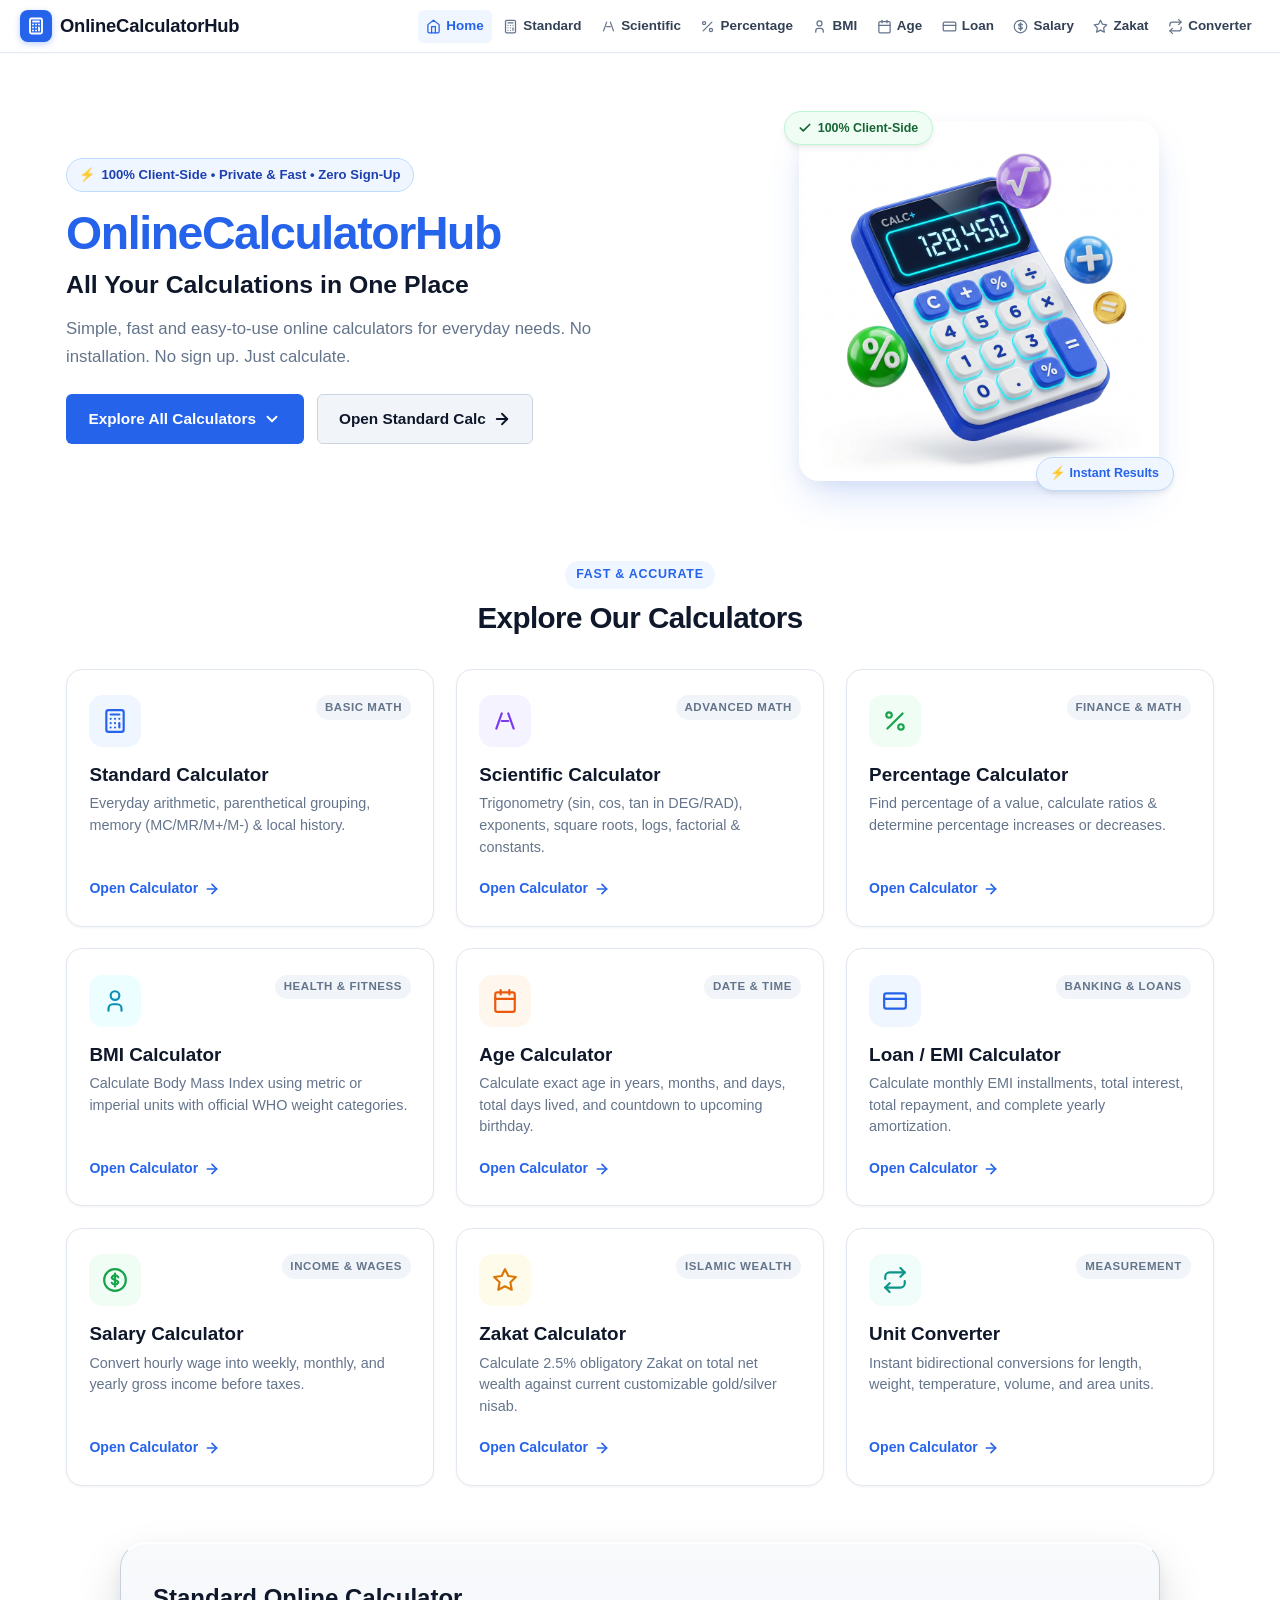
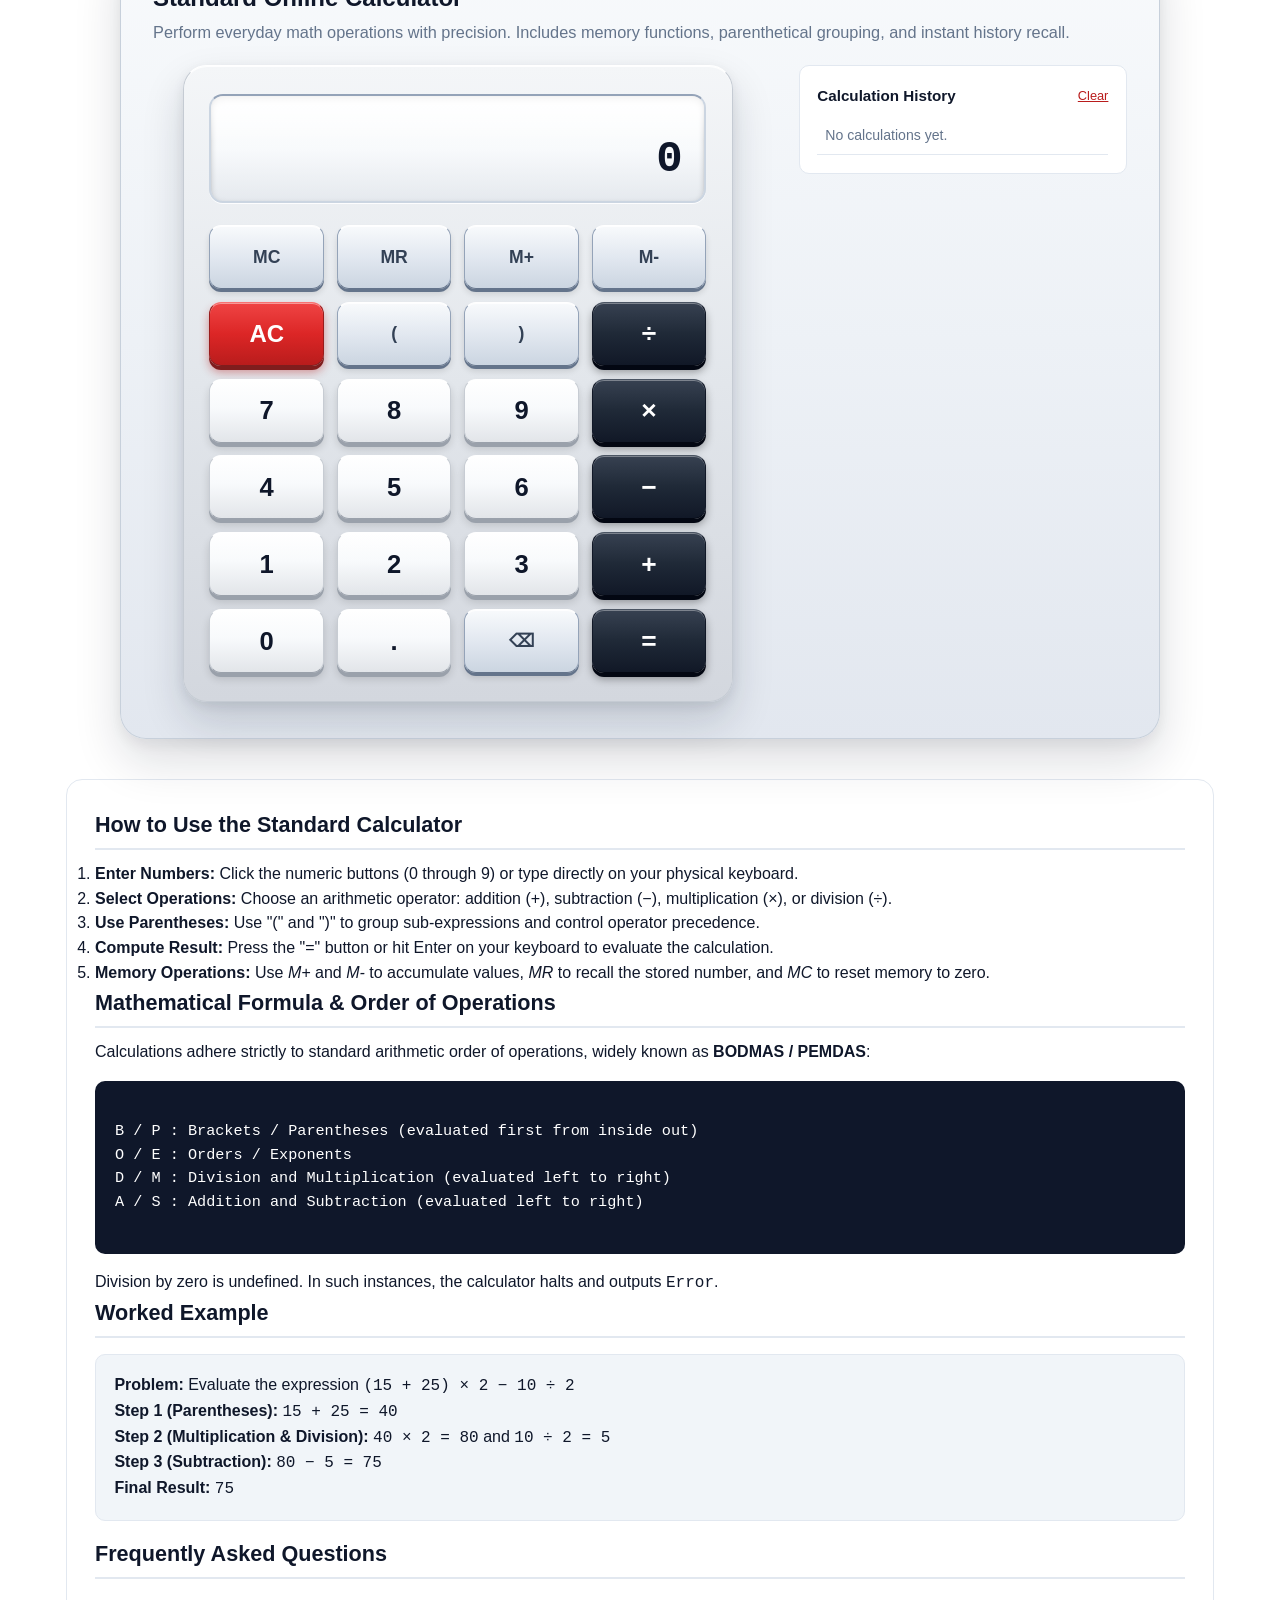
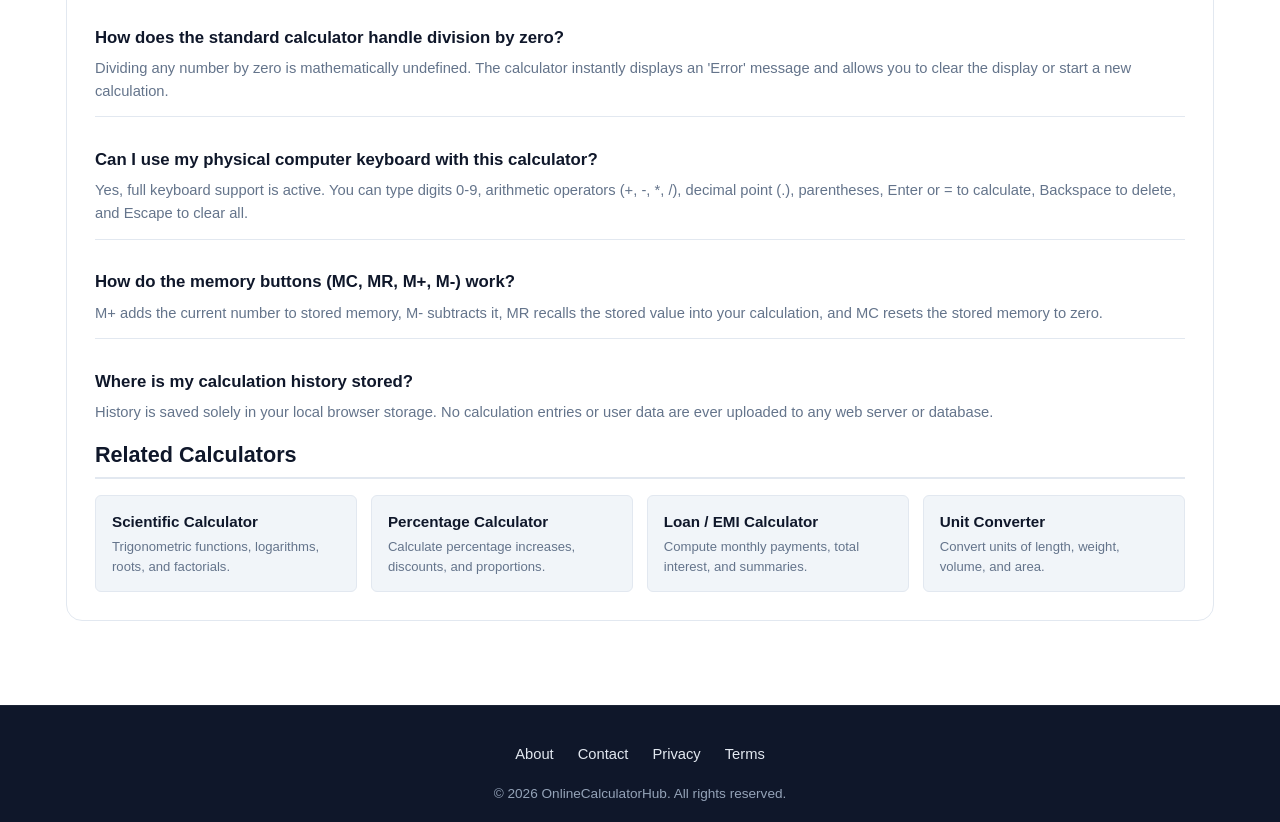
<file: index.html>
<!DOCTYPE html>
<html lang="en">
<head>
  <meta charset="UTF-8">
  <meta name="viewport" content="width=device-width, initial-scale=1.0">
  <title>OnlineCalculatorHub - All Your Calculations in One Place | Free Online Calculators</title>
  <meta name="description" content="Simple, fast and easy-to-use online calculators for everyday needs. Standard, scientific, percentage, BMI, age, loan, salary, zakat, and unit converters.">
  <link rel="canonical" href="https://onlinecalculator-hub.vercel.app/">
  <link rel="icon" type="image/svg+xml" href="data:image/svg+xml,%3Csvg xmlns='http://www.w3.org/2000/svg' viewBox='0 0 24 24' fill='none' stroke='%232563eb' stroke-width='2' stroke-linecap='round' stroke-linejoin='round'%3E%3Crect x='4' y='2' width='16' height='20' rx='2'/%3E%3Cline x1='8' y1='6' x2='16' y2='6'/%3E%3Cline x1='16' y1='14' x2='16' y2='18'/%3E%3Cpath d='M16 10h.01'/%3E%3Cpath d='M12 10h.01'/%3E%3Cpath d='M8 10h.01'/%3E%3Cpath d='M12 14h.01'/%3E%3Cpath d='M8 14h.01'/%3E%3Cpath d='M12 18h.01'/%3E%3Cpath d='M8 18h.01'/%3E%3C/svg%3E">
  <meta property="og:title" content="OnlineCalculatorHub - All Your Calculations in One Place">
  <meta property="og:description" content="Simple, fast, and free online calculators for everyday math, finance, health, and conversions.">
  <meta property="og:url" content="https://onlinecalculator-hub.vercel.app/">
  <meta property="og:type" content="website">
  <meta property="og:site_name" content="OnlineCalculatorHub">
  <link rel="stylesheet" href="style.css">
  <script type="application/ld+json">
  {
    "@context": "https://schema.org",
    "@type": "WebApplication",
    "name": "OnlineCalculatorHub Standard Calculator",
    "url": "https://onlinecalculator-hub.vercel.app/",
    "applicationCategory": "UtilityApplication",
    "operatingSystem": "All",
    "browserRequirements": "Requires JavaScript",
    "description": "Free online calculators for everyday arithmetic, percentages, finances, loans, and health metrics."
  }
  </script>
  <script type="application/ld+json">
  {
    "@context": "https://schema.org",
    "@type": "FAQPage",
    "mainEntity": [
      {
        "@type": "Question",
        "name": "How does the standard calculator handle division by zero?",
        "acceptedAnswer": {
          "@type": "Answer",
          "text": "Dividing any number by zero is mathematically undefined. The calculator instantly displays an 'Error' message and allows you to clear the display or start a new calculation."
        }
      },
      {
        "@type": "Question",
        "name": "Can I use my physical computer keyboard with this calculator?",
        "acceptedAnswer": {
          "@type": "Answer",
          "text": "Yes, full keyboard support is active. You can type digits 0-9, arithmetic operators (+, -, *, /), decimal point (.), parentheses, Enter or = to calculate, Backspace to delete, and Escape to clear all."
        }
      },
      {
        "@type": "Question",
        "name": "How do the memory buttons (MC, MR, M+, M-) work?",
        "acceptedAnswer": {
          "@type": "Answer",
          "text": "M+ adds the current number to stored memory, M- subtracts it, MR recalls the stored value into your calculation, and MC resets the stored memory to zero."
        }
      },
      {
        "@type": "Question",
        "name": "Where is my calculation history stored?",
        "acceptedAnswer": {
          "@type": "Answer",
          "text": "History is saved solely in your local browser storage. No calculation entries or user data are ever uploaded to any web server or database."
        }
      }
    ]
  }
  </script>
</head>
<body>
    <header class="site-header">
    <div class="header-inner">
      <a href="index.html" class="brand" aria-label="OnlineCalculatorHub Home">
        <div class="brand-icon">
          <svg viewBox="0 0 24 24" fill="none" stroke="currentColor" stroke-width="2.5" stroke-linecap="round" stroke-linejoin="round">
            <rect x="4" y="2" width="16" height="20" rx="2"></rect>
            <line x1="8" y1="6" x2="16" y2="6"></line>
            <line x1="16" y1="14" x2="16" y2="18"></line>
            <path d="M16 10h.01"></path>
            <path d="M12 10h.01"></path>
            <path d="M8 10h.01"></path>
            <path d="M12 14h.01"></path>
            <path d="M8 14h.01"></path>
            <path d="M12 18h.01"></path>
            <path d="M8 18h.01"></path>
          </svg>
        </div>
        <span class="brand-title">OnlineCalculatorHub</span>
      </a>
      <button class="nav-toggle" aria-label="Toggle navigation menu" aria-expanded="false">
        <span class="nav-toggle-icon"><span></span><span></span><span></span></span>
        <span class="nav-toggle-text">Menu</span>
      </button>
      <nav>
        <ul class="nav-menu">
          <li><a href="index.html"><svg class="nav-icon" viewBox="0 0 24 24" fill="none" stroke="currentColor" stroke-width="2" stroke-linecap="round" stroke-linejoin="round"><path d="M3 9l9-7 9 7v11a2 2 0 0 1-2 2H5a2 2 0 0 1-2-2z"></path><polyline points="9 22 9 12 15 12 15 22"></polyline></svg><span>Home</span></a></li>
          <li><a href="#standard"><svg class="nav-icon" viewBox="0 0 24 24" fill="none" stroke="currentColor" stroke-width="2" stroke-linecap="round" stroke-linejoin="round"><rect x="4" y="2" width="16" height="20" rx="2"></rect><line x1="8" y1="6" x2="16" y2="6"></line><line x1="16" y1="14" x2="16" y2="18"></line><path d="M16 10h.01M12 10h.01M8 10h.01M12 14h.01M8 14h.01M12 18h.01M8 18h.01"></path></svg><span>Standard</span></a></li>
          <li><a href="scientific.html"><svg class="nav-icon" viewBox="0 0 24 24" fill="none" stroke="currentColor" stroke-width="2" stroke-linecap="round" stroke-linejoin="round"><path d="M4 19L9 5M15 5l5 14M9 12h6"></path></svg><span>Scientific</span></a></li>
          <li><a href="percentage.html"><svg class="nav-icon" viewBox="0 0 24 24" fill="none" stroke="currentColor" stroke-width="2" stroke-linecap="round" stroke-linejoin="round"><line x1="19" y1="5" x2="5" y2="19"></line><circle cx="6.5" cy="6.5" r="2.5"></circle><circle cx="17.5" cy="17.5" r="2.5"></circle></svg><span>Percentage</span></a></li>
          <li><a href="bmi.html"><svg class="nav-icon" viewBox="0 0 24 24" fill="none" stroke="currentColor" stroke-width="2" stroke-linecap="round" stroke-linejoin="round"><circle cx="12" cy="7" r="4"></circle><path d="M6 21v-2a4 4 0 0 1 4-4h4a4 4 0 0 1 4 4v2"></path></svg><span>BMI</span></a></li>
          <li><a href="age.html"><svg class="nav-icon" viewBox="0 0 24 24" fill="none" stroke="currentColor" stroke-width="2" stroke-linecap="round" stroke-linejoin="round"><rect x="3" y="4" width="18" height="18" rx="2" ry="2"></rect><line x1="16" y1="2" x2="16" y2="6"></line><line x1="8" y1="2" x2="8" y2="6"></line><line x1="3" y1="10" x2="21" y2="10"></line></svg><span>Age</span></a></li>
          <li><a href="loan.html"><svg class="nav-icon" viewBox="0 0 24 24" fill="none" stroke="currentColor" stroke-width="2" stroke-linecap="round" stroke-linejoin="round"><rect x="2" y="5" width="20" height="14" rx="2"></rect><line x1="2" y1="10" x2="22" y2="10"></line></svg><span>Loan</span></a></li>
          <li><a href="salary.html"><svg class="nav-icon" viewBox="0 0 24 24" fill="none" stroke="currentColor" stroke-width="2" stroke-linecap="round" stroke-linejoin="round"><circle cx="12" cy="12" r="10"></circle><path d="M12 6v12M15 9.5a3.5 3.5 0 0 0-6 0c0 3 6 2 6 5a3.5 3.5 0 0 1-6 0"></path></svg><span>Salary</span></a></li>
          <li><a href="zakat.html"><svg class="nav-icon" viewBox="0 0 24 24" fill="none" stroke="currentColor" stroke-width="2" stroke-linecap="round" stroke-linejoin="round"><path d="M12 2l3.09 6.26L22 9.27l-5 4.87 1.18 6.88L12 17.77l-6.18 3.25L7 14.14 2 9.27l6.91-1.01L12 2z"></path></svg><span>Zakat</span></a></li>
          <li><a href="converter.html"><svg class="nav-icon" viewBox="0 0 24 24" fill="none" stroke="currentColor" stroke-width="2" stroke-linecap="round" stroke-linejoin="round"><polyline points="17 1 21 5 17 9"></polyline><path d="M3 11V9a4 4 0 0 1 4-4h14"></path><polyline points="7 23 3 19 7 15"></polyline><path d="M21 13v2a4 4 0 0 1-4 4H3"></path></svg><span>Converter</span></a></li>
        </ul>
      </nav>
    </div>
  </header>

  <main class="main-wrapper">
    <!-- Panel 1: Home Hero with Prominent 3D Calculator Visual -->
    <section class="home-hero">
      <div class="hero-content">
        <div class="hero-pill-badge">
          <span>⚡</span> 100% Client-Side &bull; Private &amp; Fast &bull; Zero Sign-Up
        </div>
        <h1>OnlineCalculatorHub</h1>
        <p class="hero-subheading">All Your Calculations in One Place</p>
        <p class="hero-description">Simple, fast and easy-to-use online calculators for everyday needs. No installation. No sign up. Just calculate.</p>
        <div class="hero-actions">
          <a href="#calculators" class="btn-hero-primary">
            <span>Explore All Calculators</span>
            <svg width="18" height="18" viewBox="0 0 24 24" fill="none" stroke="currentColor" stroke-width="2.5" stroke-linecap="round" stroke-linejoin="round"><polyline points="6 9 12 15 18 9"></polyline></svg>
          </a>
          <a href="#standard" class="btn-hero-secondary">
            <span>Open Standard Calc</span>
            <svg width="18" height="18" viewBox="0 0 24 24" fill="none" stroke="currentColor" stroke-width="2.5" stroke-linecap="round" stroke-linejoin="round"><line x1="5" y1="12" x2="19" y2="12"></line><polyline points="12 5 19 12 12 19"></polyline></svg>
          </a>
        </div>
      </div>
      <div class="hero-illustration">
        <div class="hero-visual-card">
          <div class="hero-floating-chip chip-top-left">
            <svg width="14" height="14" viewBox="0 0 24 24" fill="none" stroke="currentColor" stroke-width="3" stroke-linecap="round" stroke-linejoin="round"><polyline points="20 6 9 17 4 12"></polyline></svg>
            <span>100% Client-Side</span>
          </div>
          <img src="hero-calculator.png" alt="OnlineCalculatorHub 3D Smart Calculator Illustration" class="hero-calc-img" width="480" height="480" loading="eager">
          <div class="hero-floating-chip chip-bottom-right">
            <span>⚡ Instant Results</span>
          </div>
        </div>
      </div>
    </section>

    <!-- 9 Calculator Cards matching Panel 1 in Reference Image -->
    <div class="section-title-wrap" id="calculators">
      <span class="section-badge">Fast &amp; Accurate</span>
      <h2 class="section-title">Explore Our Calculators</h2>
    </div>

    <section class="cards-grid" aria-label="Calculator Directory">
      <a href="#standard" class="calc-card-item">
        <div class="card-top-row">
          <div class="card-icon-wrap icon-blue">
            <svg viewBox="0 0 24 24" fill="none" stroke="currentColor" stroke-width="2" stroke-linecap="round" stroke-linejoin="round">
              <rect x="4" y="2" width="16" height="20" rx="2"></rect>
              <line x1="8" y1="6" x2="16" y2="6"></line>
              <line x1="16" y1="14" x2="16" y2="18"></line>
              <path d="M16 10h.01M12 10h.01M8 10h.01M12 14h.01M8 14h.01M12 18h.01M8 18h.01"></path>
            </svg>
          </div>
          <span class="card-tag">Basic Math</span>
        </div>
        <span class="calc-card-title">Standard Calculator</span>
        <span class="calc-card-desc">Everyday arithmetic, parenthetical grouping, memory (MC/MR/M+/M-) &amp; local history.</span>
        <span class="card-action-link">
          <span>Open Calculator</span>
          <svg viewBox="0 0 24 24" fill="none" stroke="currentColor" stroke-width="2.5" stroke-linecap="round" stroke-linejoin="round"><line x1="5" y1="12" x2="19" y2="12"></line><polyline points="12 5 19 12 12 19"></polyline></svg>
        </span>
      </a>

      <a href="scientific.html" class="calc-card-item">
        <div class="card-top-row">
          <div class="card-icon-wrap icon-purple">
            <svg viewBox="0 0 24 24" fill="none" stroke="currentColor" stroke-width="2" stroke-linecap="round" stroke-linejoin="round">
              <path d="M4 19L9 5M15 5l5 14M9 12h6"></path>
            </svg>
          </div>
          <span class="card-tag">Advanced Math</span>
        </div>
        <span class="calc-card-title">Scientific Calculator</span>
        <span class="calc-card-desc">Trigonometry (sin, cos, tan in DEG/RAD), exponents, square roots, logs, factorial &amp; constants.</span>
        <span class="card-action-link">
          <span>Open Calculator</span>
          <svg viewBox="0 0 24 24" fill="none" stroke="currentColor" stroke-width="2.5" stroke-linecap="round" stroke-linejoin="round"><line x1="5" y1="12" x2="19" y2="12"></line><polyline points="12 5 19 12 12 19"></polyline></svg>
        </span>
      </a>

      <a href="percentage.html" class="calc-card-item">
        <div class="card-top-row">
          <div class="card-icon-wrap icon-green">
            <svg viewBox="0 0 24 24" fill="none" stroke="currentColor" stroke-width="2" stroke-linecap="round" stroke-linejoin="round">
              <line x1="19" y1="5" x2="5" y2="19"></line>
              <circle cx="6.5" cy="6.5" r="2.5"></circle>
              <circle cx="17.5" cy="17.5" r="2.5"></circle>
            </svg>
          </div>
          <span class="card-tag">Finance &amp; Math</span>
        </div>
        <span class="calc-card-title">Percentage Calculator</span>
        <span class="calc-card-desc">Find percentage of a value, calculate ratios &amp; determine percentage increases or decreases.</span>
        <span class="card-action-link">
          <span>Open Calculator</span>
          <svg viewBox="0 0 24 24" fill="none" stroke="currentColor" stroke-width="2.5" stroke-linecap="round" stroke-linejoin="round"><line x1="5" y1="12" x2="19" y2="12"></line><polyline points="12 5 19 12 12 19"></polyline></svg>
        </span>
      </a>

      <a href="bmi.html" class="calc-card-item">
        <div class="card-top-row">
          <div class="card-icon-wrap icon-cyan">
            <svg viewBox="0 0 24 24" fill="none" stroke="currentColor" stroke-width="2" stroke-linecap="round" stroke-linejoin="round">
              <circle cx="12" cy="7" r="4"></circle>
              <path d="M6 21v-2a4 4 0 0 1 4-4h4a4 4 0 0 1 4 4v2"></path>
            </svg>
          </div>
          <span class="card-tag">Health &amp; Fitness</span>
        </div>
        <span class="calc-card-title">BMI Calculator</span>
        <span class="calc-card-desc">Calculate Body Mass Index using metric or imperial units with official WHO weight categories.</span>
        <span class="card-action-link">
          <span>Open Calculator</span>
          <svg viewBox="0 0 24 24" fill="none" stroke="currentColor" stroke-width="2.5" stroke-linecap="round" stroke-linejoin="round"><line x1="5" y1="12" x2="19" y2="12"></line><polyline points="12 5 19 12 12 19"></polyline></svg>
        </span>
      </a>

      <a href="age.html" class="calc-card-item">
        <div class="card-top-row">
          <div class="card-icon-wrap icon-orange">
            <svg viewBox="0 0 24 24" fill="none" stroke="currentColor" stroke-width="2" stroke-linecap="round" stroke-linejoin="round">
              <rect x="3" y="4" width="18" height="18" rx="2" ry="2"></rect>
              <line x1="16" y1="2" x2="16" y2="6"></line>
              <line x1="8" y1="2" x2="8" y2="6"></line>
              <line x1="3" y1="10" x2="21" y2="10"></line>
            </svg>
          </div>
          <span class="card-tag">Date &amp; Time</span>
        </div>
        <span class="calc-card-title">Age Calculator</span>
        <span class="calc-card-desc">Calculate exact age in years, months, and days, total days lived, and countdown to upcoming birthday.</span>
        <span class="card-action-link">
          <span>Open Calculator</span>
          <svg viewBox="0 0 24 24" fill="none" stroke="currentColor" stroke-width="2.5" stroke-linecap="round" stroke-linejoin="round"><line x1="5" y1="12" x2="19" y2="12"></line><polyline points="12 5 19 12 12 19"></polyline></svg>
        </span>
      </a>

      <a href="loan.html" class="calc-card-item">
        <div class="card-top-row">
          <div class="card-icon-wrap icon-blue">
            <svg viewBox="0 0 24 24" fill="none" stroke="currentColor" stroke-width="2" stroke-linecap="round" stroke-linejoin="round">
              <rect x="2" y="5" width="20" height="14" rx="2"></rect>
              <line x1="2" y1="10" x2="22" y2="10"></line>
            </svg>
          </div>
          <span class="card-tag">Banking &amp; Loans</span>
        </div>
        <span class="calc-card-title">Loan / EMI Calculator</span>
        <span class="calc-card-desc">Calculate monthly EMI installments, total interest, total repayment, and complete yearly amortization.</span>
        <span class="card-action-link">
          <span>Open Calculator</span>
          <svg viewBox="0 0 24 24" fill="none" stroke="currentColor" stroke-width="2.5" stroke-linecap="round" stroke-linejoin="round"><line x1="5" y1="12" x2="19" y2="12"></line><polyline points="12 5 19 12 12 19"></polyline></svg>
        </span>
      </a>

      <a href="salary.html" class="calc-card-item">
        <div class="card-top-row">
          <div class="card-icon-wrap icon-green">
            <svg viewBox="0 0 24 24" fill="none" stroke="currentColor" stroke-width="2" stroke-linecap="round" stroke-linejoin="round">
              <circle cx="12" cy="12" r="10"></circle>
              <path d="M12 6v12M15 9.5a3.5 3.5 0 0 0-6 0c0 3 6 2 6 5a3.5 3.5 0 0 1-6 0"></path>
            </svg>
          </div>
          <span class="card-tag">Income &amp; Wages</span>
        </div>
        <span class="calc-card-title">Salary Calculator</span>
        <span class="calc-card-desc">Convert hourly wage into weekly, monthly, and yearly gross income before taxes.</span>
        <span class="card-action-link">
          <span>Open Calculator</span>
          <svg viewBox="0 0 24 24" fill="none" stroke="currentColor" stroke-width="2.5" stroke-linecap="round" stroke-linejoin="round"><line x1="5" y1="12" x2="19" y2="12"></line><polyline points="12 5 19 12 12 19"></polyline></svg>
        </span>
      </a>

      <a href="zakat.html" class="calc-card-item">
        <div class="card-top-row">
          <div class="card-icon-wrap icon-amber">
            <svg viewBox="0 0 24 24" fill="none" stroke="currentColor" stroke-width="2" stroke-linecap="round" stroke-linejoin="round">
              <path d="M12 2l3.09 6.26L22 9.27l-5 4.87 1.18 6.88L12 17.77l-6.18 3.25L7 14.14 2 9.27l6.91-1.01L12 2z"></path>
            </svg>
          </div>
          <span class="card-tag">Islamic Wealth</span>
        </div>
        <span class="calc-card-title">Zakat Calculator</span>
        <span class="calc-card-desc">Calculate 2.5% obligatory Zakat on total net wealth against current customizable gold/silver nisab.</span>
        <span class="card-action-link">
          <span>Open Calculator</span>
          <svg viewBox="0 0 24 24" fill="none" stroke="currentColor" stroke-width="2.5" stroke-linecap="round" stroke-linejoin="round"><line x1="5" y1="12" x2="19" y2="12"></line><polyline points="12 5 19 12 12 19"></polyline></svg>
        </span>
      </a>

      <a href="converter.html" class="calc-card-item">
        <div class="card-top-row">
          <div class="card-icon-wrap icon-teal">
            <svg viewBox="0 0 24 24" fill="none" stroke="currentColor" stroke-width="2" stroke-linecap="round" stroke-linejoin="round">
              <polyline points="17 1 21 5 17 9"></polyline>
              <path d="M3 11V9a4 4 0 0 1 4-4h14"></path>
              <polyline points="7 23 3 19 7 15"></polyline>
              <path d="M21 13v2a4 4 0 0 1-4 4H3"></path>
            </svg>
          </div>
          <span class="card-tag">Measurement</span>
        </div>
        <span class="calc-card-title">Unit Converter</span>
        <span class="calc-card-desc">Instant bidirectional conversions for length, weight, temperature, volume, and area units.</span>
        <span class="card-action-link">
          <span>Open Calculator</span>
          <svg viewBox="0 0 24 24" fill="none" stroke="currentColor" stroke-width="2.5" stroke-linecap="round" stroke-linejoin="round"><line x1="5" y1="12" x2="19" y2="12"></line><polyline points="12 5 19 12 12 19"></polyline></svg>
        </span>
      </a>
    </section>

    <!-- Standard Calculator Tool on Home Page (anchored at #standard) -->
    <section id="standard" class="tool-card" aria-label="Interactive Standard Calculator">
      <div class="page-intro" style="margin-bottom: 1.25rem;">
        <h2 style="font-size: 1.5rem; font-weight: 800; color: var(--text-main); margin-bottom: 0.25rem;">Standard Online Calculator</h2>
        <p class="page-subtitle">Perform everyday math operations with precision. Includes memory functions, parenthetical grouping, and instant history recall.</p>
      </div>

      <div class="calc-split">
        <div class="keypad-wrapper">
          <div class="keypad-screen">
            <div class="keypad-expr" id="calcHistoryDisplay" aria-live="polite"></div>
            <div class="keypad-val" id="calcDisplay" aria-live="assertive">0</div>
          </div>

          <div class="keypad-grid-4">
            <!-- Memory Keys -->
            <button type="button" class="calc-key key-fn" data-action="mc" aria-label="Memory Clear">MC</button>
            <button type="button" class="calc-key key-fn" data-action="mr" aria-label="Memory Recall">MR</button>
            <button type="button" class="calc-key key-fn" data-action="m-plus" aria-label="Memory Add">M+</button>
            <button type="button" class="calc-key key-fn" data-action="m-minus" aria-label="Memory Subtract">M-</button>

            <!-- Row 1: Clear, Brackets, Divide -->
            <button type="button" class="calc-key key-clear" data-action="clear" aria-label="All Clear">AC</button>
            <button type="button" class="calc-key key-fn" data-val="(" aria-label="Open parenthesis">(</button>
            <button type="button" class="calc-key key-fn" data-val=")" aria-label="Close parenthesis">)</button>
            <button type="button" class="calc-key key-op" data-val="/" aria-label="Divide">&divide;</button>

            <!-- Row 2: 7, 8, 9, Multiply -->
            <button type="button" class="calc-key" data-val="7">7</button>
            <button type="button" class="calc-key" data-val="8">8</button>
            <button type="button" class="calc-key" data-val="9">9</button>
            <button type="button" class="calc-key key-op" data-val="*" aria-label="Multiply">&times;</button>

            <!-- Row 3: 4, 5, 6, Minus -->
            <button type="button" class="calc-key" data-val="4">4</button>
            <button type="button" class="calc-key" data-val="5">5</button>
            <button type="button" class="calc-key" data-val="6">6</button>
            <button type="button" class="calc-key key-op" data-val="-" aria-label="Minus">&minus;</button>

            <!-- Row 4: 1, 2, 3, Plus -->
            <button type="button" class="calc-key" data-val="1">1</button>
            <button type="button" class="calc-key" data-val="2">2</button>
            <button type="button" class="calc-key" data-val="3">3</button>
            <button type="button" class="calc-key key-op" data-val="+" aria-label="Plus">+</button>

            <!-- Row 5: 0, Decimal, Backspace, Equals -->
            <button type="button" class="calc-key" data-val="0">0</button>
            <button type="button" class="calc-key" data-val=".">.</button>
            <button type="button" class="calc-key key-fn" data-action="backspace" aria-label="Backspace">&#9003;</button>
            <button type="button" class="calc-key key-equal" data-action="calculate" aria-label="Calculate">=</button>
          </div>
        </div>

        <!-- History on Right -->
        <div class="history-card">
          <div class="history-card-header">
            <h3>Calculation History</h3>
            <button type="button" class="btn-text-clear" id="clearHistoryBtn">Clear</button>
          </div>
          <ul class="history-items" id="calcHistoryList">
            <li style="color: var(--text-muted); cursor: default;">No calculations yet.</li>
          </ul>
        </div>
      </div>
    </section>

    <!-- Content & SEO Sections -->
    <article class="info-section">
      <h2>How to Use the Standard Calculator</h2>
      <ol>
        <li><strong>Enter Numbers:</strong> Click the numeric buttons (0 through 9) or type directly on your physical keyboard.</li>
        <li><strong>Select Operations:</strong> Choose an arithmetic operator: addition (+), subtraction (&minus;), multiplication (&times;), or division (&divide;).</li>
        <li><strong>Use Parentheses:</strong> Use "(" and ")" to group sub-expressions and control operator precedence.</li>
        <li><strong>Compute Result:</strong> Press the "=" button or hit Enter on your keyboard to evaluate the calculation.</li>
        <li><strong>Memory Operations:</strong> Use <em>M+</em> and <em>M-</em> to accumulate values, <em>MR</em> to recall the stored number, and <em>MC</em> to reset memory to zero.</li>
      </ol>

      <h2>Mathematical Formula &amp; Order of Operations</h2>
      <p>Calculations adhere strictly to standard arithmetic order of operations, widely known as <strong>BODMAS / PEMDAS</strong>:</p>
      <div class="formula-display">
B / P : Brackets / Parentheses (evaluated first from inside out)
O / E : Orders / Exponents
D / M : Division and Multiplication (evaluated left to right)
A / S : Addition and Subtraction (evaluated left to right)
      </div>
      <p>Division by zero is undefined. In such instances, the calculator halts and outputs <code>Error</code>.</p>

      <h2>Worked Example</h2>
      <div class="example-box">
        <p><strong>Problem:</strong> Evaluate the expression <code>(15 + 25) &times; 2 &minus; 10 &divide; 2</code></p>
        <p><strong>Step 1 (Parentheses):</strong> <code>15 + 25 = 40</code></p>
        <p><strong>Step 2 (Multiplication &amp; Division):</strong> <code>40 &times; 2 = 80</code> and <code>10 &divide; 2 = 5</code></p>
        <p><strong>Step 3 (Subtraction):</strong> <code>80 &minus; 5 = 75</code></p>
        <p><strong>Final Result:</strong> <code>75</code></p>
      </div>

      <h2>Frequently Asked Questions</h2>
      <div class="faq-wrap">
        <div class="faq-node">
          <h3 class="faq-q">How does the standard calculator handle division by zero?</h3>
          <p class="faq-a">Dividing any number by zero is mathematically undefined. The calculator instantly displays an 'Error' message and allows you to clear the display or start a new calculation.</p>
        </div>
        <div class="faq-node">
          <h3 class="faq-q">Can I use my physical computer keyboard with this calculator?</h3>
          <p class="faq-a">Yes, full keyboard support is active. You can type digits 0-9, arithmetic operators (+, -, *, /), decimal point (.), parentheses, Enter or = to calculate, Backspace to delete, and Escape to clear all.</p>
        </div>
        <div class="faq-node">
          <h3 class="faq-q">How do the memory buttons (MC, MR, M+, M-) work?</h3>
          <p class="faq-a">M+ adds the current number to stored memory, M- subtracts it, MR recalls the stored value into your calculation, and MC resets the stored memory to zero.</p>
        </div>
        <div class="faq-node">
          <h3 class="faq-q">Where is my calculation history stored?</h3>
          <p class="faq-a">History is saved solely in your local browser storage. No calculation entries or user data are ever uploaded to any web server or database.</p>
        </div>
      </div>

      <h2>Related Calculators</h2>
      <div class="related-list">
        <a href="scientific.html" class="related-pill">
          <div class="related-pill-title">Scientific Calculator</div>
          <div class="related-pill-desc">Trigonometric functions, logarithms, roots, and factorials.</div>
        </a>
        <a href="percentage.html" class="related-pill">
          <div class="related-pill-title">Percentage Calculator</div>
          <div class="related-pill-desc">Calculate percentage increases, discounts, and proportions.</div>
        </a>
        <a href="loan.html" class="related-pill">
          <div class="related-pill-title">Loan / EMI Calculator</div>
          <div class="related-pill-desc">Compute monthly payments, total interest, and summaries.</div>
        </a>
        <a href="converter.html" class="related-pill">
          <div class="related-pill-title">Unit Converter</div>
          <div class="related-pill-desc">Convert units of length, weight, volume, and area.</div>
        </a>
      </div>
    </article>
  </main>

  <footer class="site-footer">
    <div class="footer-container">
      <ul class="footer-nav">
        <li><a href="about.html">About</a></li>
        <li><a href="contact.html">Contact</a></li>
        <li><a href="privacy.html">Privacy</a></li>
        <li><a href="terms.html">Terms</a></li>
      </ul>
      <p class="footer-copy">&copy; 2026 OnlineCalculatorHub. All rights reserved.</p>
    </div>
  </footer>

  <script src="script.js"></script>
  <script>
    (function () {
      var display = document.getElementById('calcDisplay');
      var historyDisplay = document.getElementById('calcHistoryDisplay');
      var historyList = document.getElementById('calcHistoryList');
      var clearHistoryBtn = document.getElementById('clearHistoryBtn');
      var expression = '';
      var memory = 0;
      var lastCalculated = false;

      function renderHistory() {
        if (!window.CalcHistory) return;
        var items = window.CalcHistory.load('standard');
        if (!items || items.length === 0) {
          historyList.innerHTML = '<li style="color: var(--text-muted); cursor: default;">No calculations yet.</li>';
          return;
        }
        historyList.innerHTML = items.map(function (item) {
          return '<li data-res="' + item.res + '">' +
            '<span>' + item.expr + '</span>' +
            '<strong>= ' + item.res + '</strong>' +
            '</li>';
        }).join('');

        var rows = historyList.querySelectorAll('li[data-res]');
        rows.forEach(function (row) {
          row.addEventListener('click', function () {
            expression = row.getAttribute('data-res');
            lastCalculated = false;
            updateDisplay();
          });
        });
      }

      function updateDisplay() {
        display.textContent = expression || '0';
      }

      function appendValue(val) {
        if (lastCalculated && !['+', '-', '*', '/', '%'].includes(val)) {
          expression = '';
        }
        lastCalculated = false;

        var lastChar = expression.slice(-1);
        var ops = ['+', '-', '*', '/', '%'];
        if (ops.includes(val) && ops.includes(lastChar)) {
          expression = expression.slice(0, -1) + val;
        } else {
          expression += val;
        }
        updateDisplay();
      }

      function clearAll() {
        expression = '';
        historyDisplay.textContent = '';
        lastCalculated = false;
        updateDisplay();
      }

      function backspace() {
        if (lastCalculated) {
          clearAll();
          return;
        }
        expression = expression.slice(0, -1);
        updateDisplay();
      }

      function evaluateExpression(expr) {
        var sanitized = expr.replace(/×/g, '*').replace(/÷/g, '/');
        if (!/^[0-9+\-*/().%\s]+$/.test(sanitized)) {
          return 'Error';
        }
        sanitized = sanitized.replace(/(\d+(\.\d+)?)%/g, '($1/100)');
        if (/\/0(?![0-9.])/g.test(sanitized.replace(/\s+/g, ''))) {
          return 'Error';
        }

        try {
          var result = Function('"use strict"; return (' + sanitized + ')')();
          if (typeof result !== 'number' || !isFinite(result)) {
            return 'Error';
          }
          var rounded = Number(Math.round(result + 'e+10') + 'e-10');
          return rounded.toString();
        } catch (e) {
          return 'Error';
        }
      }

      function calculate() {
        if (!expression) return;
        var original = expression;
        var res = evaluateExpression(expression);

        if (res === 'Error') {
          historyDisplay.textContent = original + ' =';
          display.textContent = 'Error';
          expression = '';
          lastCalculated = true;
          return;
        }

        historyDisplay.textContent = original + ' =';
        display.textContent = res;
        if (window.CalcHistory) {
          window.CalcHistory.save('standard', original, res);
          renderHistory();
        }
        expression = res;
        lastCalculated = true;
      }

      function handleMemory(action) {
        var currentVal = parseFloat(display.textContent);
        if (isNaN(currentVal) && action !== 'mc') return;

        if (action === 'mc') {
          memory = 0;
        } else if (action === 'mr') {
          appendValue(memory.toString());
        } else if (action === 'm-plus') {
          memory += currentVal;
          lastCalculated = true;
        } else if (action === 'm-minus') {
          memory -= currentVal;
          lastCalculated = true;
        }
      }

      document.querySelectorAll('#standard .calc-key').forEach(function (btn) {
        btn.addEventListener('click', function () {
          var val = btn.getAttribute('data-val');
          var action = btn.getAttribute('data-action');

          if (val !== null) {
            appendValue(val);
          } else if (action === 'calculate') {
            calculate();
          } else if (action === 'clear') {
            clearAll();
          } else if (action === 'backspace') {
            backspace();
          } else if (action && action.startsWith('m')) {
            handleMemory(action);
          }
        });
      });

      if (clearHistoryBtn) {
        clearHistoryBtn.addEventListener('click', function () {
          if (window.CalcHistory) {
            window.CalcHistory.clear('standard');
            renderHistory();
          }
        });
      }

      window.addEventListener('keydown', function (e) {
        if (e.target.tagName === 'INPUT' || e.target.tagName === 'TEXTAREA') return;

        if ((e.key >= '0' && e.key <= '9') || ['+', '-', '*', '/', '.', '(', ')', '%'].includes(e.key)) {
          e.preventDefault();
          appendValue(e.key);
        } else if (e.key === 'Enter' || e.key === '=') {
          e.preventDefault();
          calculate();
        } else if (e.key === 'Backspace') {
          e.preventDefault();
          backspace();
        } else if (e.key === 'Escape' || e.key.toLowerCase() === 'c') {
          e.preventDefault();
          clearAll();
        }
      });

      renderHistory();
    })();
  </script>
</body>
</html>
</file>
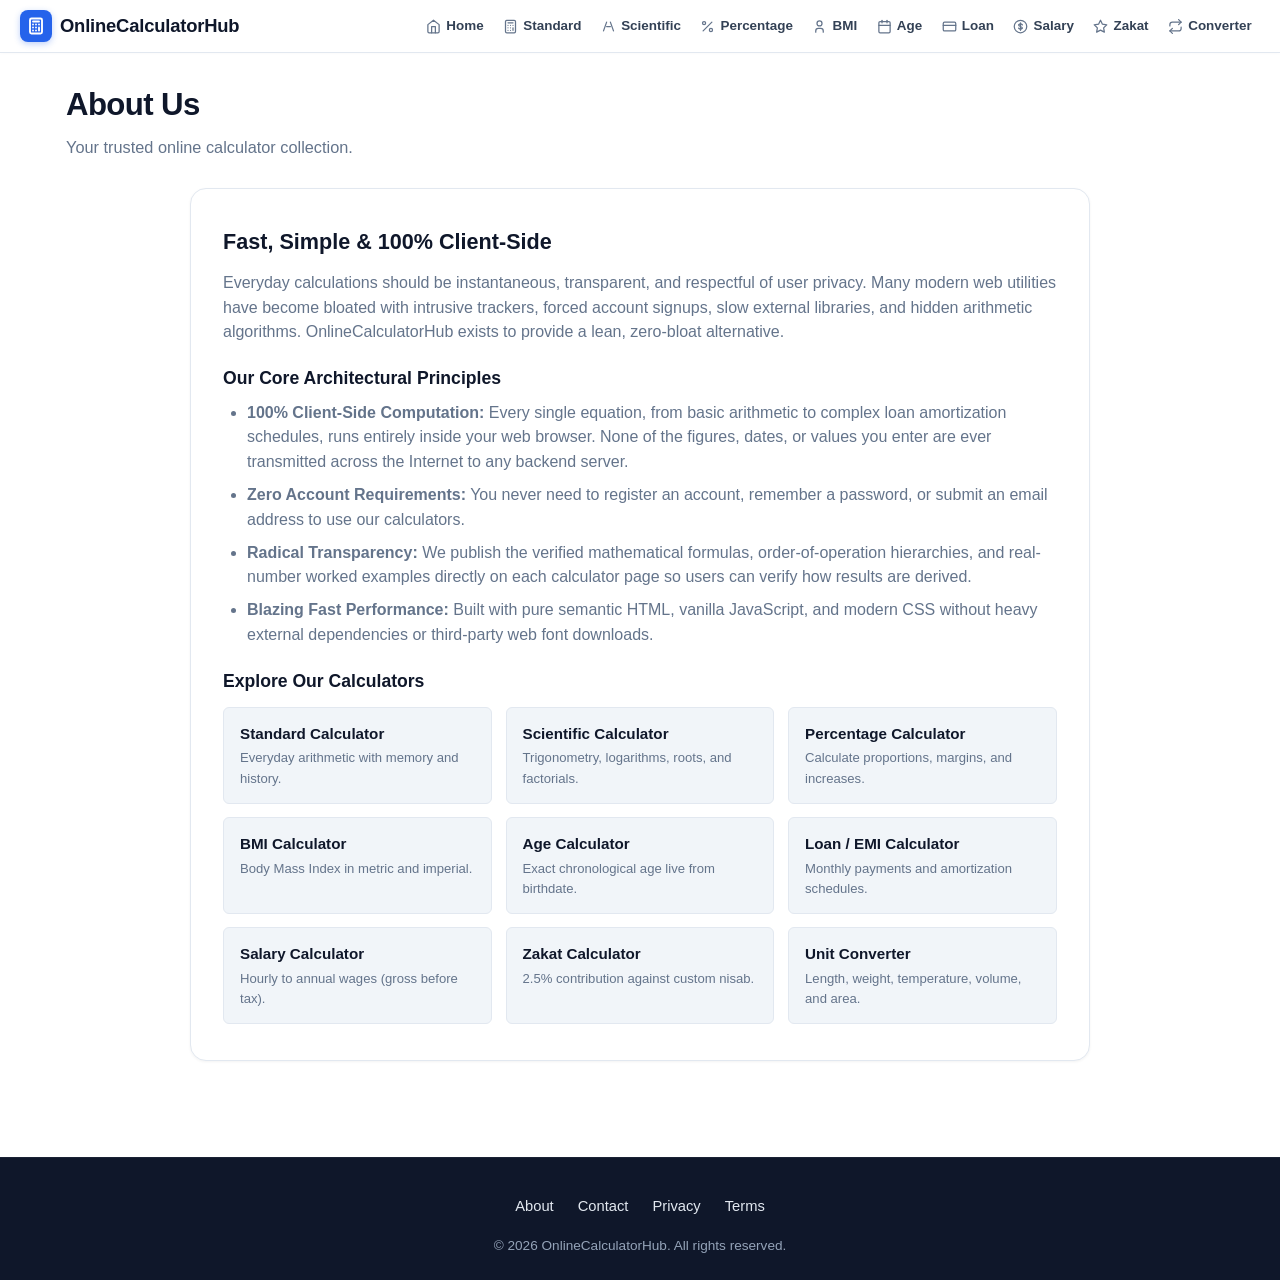
<file: about.html>
<!DOCTYPE html>
<html lang="en">
<head>
  <meta charset="UTF-8">
  <meta name="viewport" content="width=device-width, initial-scale=1.0">
  <title>About OnlineCalculatorHub - Free, Client-Side Everyday Calculators</title>
  <meta name="description" content="Discover OnlineCalculatorHub: a privacy-focused suite of free online calculators running 100% inside your browser with transparent mathematical formulas.">
  <link rel="canonical" href="https://onlinecalculator-hub.vercel.app/about.html">
  <link rel="icon" type="image/svg+xml" href="data:image/svg+xml,%3Csvg xmlns='http://www.w3.org/2000/svg' viewBox='0 0 24 24' fill='none' stroke='%232563eb' stroke-width='2' stroke-linecap='round' stroke-linejoin='round'%3E%3Crect x='4' y='2' width='16' height='20' rx='2'/%3E%3Cline x1='8' y1='6' x2='16' y2='6'/%3E%3Cline x1='16' y1='14' x2='16' y2='18'/%3E%3Cpath d='M16 10h.01'/%3E%3Cpath d='M12 10h.01'/%3E%3Cpath d='M8 10h.01'/%3E%3Cpath d='M12 14h.01'/%3E%3Cpath d='M8 14h.01'/%3E%3Cpath d='M12 18h.01'/%3E%3Cpath d='M8 18h.01'/%3E%3C/svg%3E">
  <meta property="og:title" content="About OnlineCalculatorHub - Free, Client-Side Everyday Calculators">
  <meta property="og:description" content="Learn about OnlineCalculatorHub's mission: fast, accurate, client-side calculation tools without server overhead or tracking.">
  <meta property="og:url" content="https://onlinecalculator-hub.vercel.app/about.html">
  <meta property="og:type" content="website">
  <meta property="og:site_name" content="OnlineCalculatorHub">
  <link rel="stylesheet" href="style.css">
</head>
<body>
    <header class="site-header">
    <div class="header-inner">
      <a href="index.html" class="brand" aria-label="OnlineCalculatorHub Home">
        <div class="brand-icon">
          <svg viewBox="0 0 24 24" fill="none" stroke="currentColor" stroke-width="2.5" stroke-linecap="round" stroke-linejoin="round">
            <rect x="4" y="2" width="16" height="20" rx="2"></rect>
            <line x1="8" y1="6" x2="16" y2="6"></line>
            <line x1="16" y1="14" x2="16" y2="18"></line>
            <path d="M16 10h.01"></path>
            <path d="M12 10h.01"></path>
            <path d="M8 10h.01"></path>
            <path d="M12 14h.01"></path>
            <path d="M8 14h.01"></path>
            <path d="M12 18h.01"></path>
            <path d="M8 18h.01"></path>
          </svg>
        </div>
        <span class="brand-title">OnlineCalculatorHub</span>
      </a>
      <button class="nav-toggle" aria-label="Toggle navigation menu" aria-expanded="false">
        <span class="nav-toggle-icon"><span></span><span></span><span></span></span>
        <span class="nav-toggle-text">Menu</span>
      </button>
      <nav>
        <ul class="nav-menu">
          <li><a href="index.html"><svg class="nav-icon" viewBox="0 0 24 24" fill="none" stroke="currentColor" stroke-width="2" stroke-linecap="round" stroke-linejoin="round"><path d="M3 9l9-7 9 7v11a2 2 0 0 1-2 2H5a2 2 0 0 1-2-2z"></path><polyline points="9 22 9 12 15 12 15 22"></polyline></svg><span>Home</span></a></li>
          <li><a href="index.html#standard"><svg class="nav-icon" viewBox="0 0 24 24" fill="none" stroke="currentColor" stroke-width="2" stroke-linecap="round" stroke-linejoin="round"><rect x="4" y="2" width="16" height="20" rx="2"></rect><line x1="8" y1="6" x2="16" y2="6"></line><line x1="16" y1="14" x2="16" y2="18"></line><path d="M16 10h.01M12 10h.01M8 10h.01M12 14h.01M8 14h.01M12 18h.01M8 18h.01"></path></svg><span>Standard</span></a></li>
          <li><a href="scientific.html"><svg class="nav-icon" viewBox="0 0 24 24" fill="none" stroke="currentColor" stroke-width="2" stroke-linecap="round" stroke-linejoin="round"><path d="M4 19L9 5M15 5l5 14M9 12h6"></path></svg><span>Scientific</span></a></li>
          <li><a href="percentage.html"><svg class="nav-icon" viewBox="0 0 24 24" fill="none" stroke="currentColor" stroke-width="2" stroke-linecap="round" stroke-linejoin="round"><line x1="19" y1="5" x2="5" y2="19"></line><circle cx="6.5" cy="6.5" r="2.5"></circle><circle cx="17.5" cy="17.5" r="2.5"></circle></svg><span>Percentage</span></a></li>
          <li><a href="bmi.html"><svg class="nav-icon" viewBox="0 0 24 24" fill="none" stroke="currentColor" stroke-width="2" stroke-linecap="round" stroke-linejoin="round"><circle cx="12" cy="7" r="4"></circle><path d="M6 21v-2a4 4 0 0 1 4-4h4a4 4 0 0 1 4 4v2"></path></svg><span>BMI</span></a></li>
          <li><a href="age.html"><svg class="nav-icon" viewBox="0 0 24 24" fill="none" stroke="currentColor" stroke-width="2" stroke-linecap="round" stroke-linejoin="round"><rect x="3" y="4" width="18" height="18" rx="2" ry="2"></rect><line x1="16" y1="2" x2="16" y2="6"></line><line x1="8" y1="2" x2="8" y2="6"></line><line x1="3" y1="10" x2="21" y2="10"></line></svg><span>Age</span></a></li>
          <li><a href="loan.html"><svg class="nav-icon" viewBox="0 0 24 24" fill="none" stroke="currentColor" stroke-width="2" stroke-linecap="round" stroke-linejoin="round"><rect x="2" y="5" width="20" height="14" rx="2"></rect><line x1="2" y1="10" x2="22" y2="10"></line></svg><span>Loan</span></a></li>
          <li><a href="salary.html"><svg class="nav-icon" viewBox="0 0 24 24" fill="none" stroke="currentColor" stroke-width="2" stroke-linecap="round" stroke-linejoin="round"><circle cx="12" cy="12" r="10"></circle><path d="M12 6v12M15 9.5a3.5 3.5 0 0 0-6 0c0 3 6 2 6 5a3.5 3.5 0 0 1-6 0"></path></svg><span>Salary</span></a></li>
          <li><a href="zakat.html"><svg class="nav-icon" viewBox="0 0 24 24" fill="none" stroke="currentColor" stroke-width="2" stroke-linecap="round" stroke-linejoin="round"><path d="M12 2l3.09 6.26L22 9.27l-5 4.87 1.18 6.88L12 17.77l-6.18 3.25L7 14.14 2 9.27l6.91-1.01L12 2z"></path></svg><span>Zakat</span></a></li>
          <li><a href="converter.html"><svg class="nav-icon" viewBox="0 0 24 24" fill="none" stroke="currentColor" stroke-width="2" stroke-linecap="round" stroke-linejoin="round"><polyline points="17 1 21 5 17 9"></polyline><path d="M3 11V9a4 4 0 0 1 4-4h14"></path><polyline points="7 23 3 19 7 15"></polyline><path d="M21 13v2a4 4 0 0 1-4 4H3"></path></svg><span>Converter</span></a></li>
        </ul>
      </nav>
    </div>
  </header>

  <main class="main-wrapper">
    <div class="page-intro">
      <h1>About Us</h1>
      <p class="page-subtitle">Your trusted online calculator collection.</p>
    </div>

    <section class="content-card">
      <h2 style="font-size: 1.35rem; font-weight: 700; color: var(--text-main); margin-bottom: 0.75rem;">Fast, Simple &amp; 100% Client-Side</h2>
      <p style="margin-bottom: 1rem; color: var(--text-muted);">
        Everyday calculations should be instantaneous, transparent, and respectful of user privacy. Many modern web utilities have become bloated with intrusive trackers, forced account signups, slow external libraries, and hidden arithmetic algorithms. OnlineCalculatorHub exists to provide a lean, zero-bloat alternative.
      </p>

      <h3 style="font-size: 1.1rem; font-weight: 700; color: var(--text-main); margin: 1.25rem 0 0.5rem 0;">Our Core Architectural Principles</h3>
      <ul style="padding-left: 1.5rem; margin-bottom: 1.25rem; color: var(--text-muted);">
        <li style="margin-bottom: 0.5rem;"><strong>100% Client-Side Computation:</strong> Every single equation, from basic arithmetic to complex loan amortization schedules, runs entirely inside your web browser. None of the figures, dates, or values you enter are ever transmitted across the Internet to any backend server.</li>
        <li style="margin-bottom: 0.5rem;"><strong>Zero Account Requirements:</strong> You never need to register an account, remember a password, or submit an email address to use our calculators.</li>
        <li style="margin-bottom: 0.5rem;"><strong>Radical Transparency:</strong> We publish the verified mathematical formulas, order-of-operation hierarchies, and real-number worked examples directly on each calculator page so users can verify how results are derived.</li>
        <li style="margin-bottom: 0.5rem;"><strong>Blazing Fast Performance:</strong> Built with pure semantic HTML, vanilla JavaScript, and modern CSS without heavy external dependencies or third-party web font downloads.</li>
      </ul>

      <h3 style="font-size: 1.1rem; font-weight: 700; color: var(--text-main); margin: 1.25rem 0 0.5rem 0;">Explore Our Calculators</h3>
      <div class="related-list" style="margin-top: 0.75rem;">
        <a href="index.html#standard" class="related-pill">
          <div class="related-pill-title">Standard Calculator</div>
          <div class="related-pill-desc">Everyday arithmetic with memory and history.</div>
        </a>
        <a href="scientific.html" class="related-pill">
          <div class="related-pill-title">Scientific Calculator</div>
          <div class="related-pill-desc">Trigonometry, logarithms, roots, and factorials.</div>
        </a>
        <a href="percentage.html" class="related-pill">
          <div class="related-pill-title">Percentage Calculator</div>
          <div class="related-pill-desc">Calculate proportions, margins, and increases.</div>
        </a>
        <a href="bmi.html" class="related-pill">
          <div class="related-pill-title">BMI Calculator</div>
          <div class="related-pill-desc">Body Mass Index in metric and imperial.</div>
        </a>
        <a href="age.html" class="related-pill">
          <div class="related-pill-title">Age Calculator</div>
          <div class="related-pill-desc">Exact chronological age live from birthdate.</div>
        </a>
        <a href="loan.html" class="related-pill">
          <div class="related-pill-title">Loan / EMI Calculator</div>
          <div class="related-pill-desc">Monthly payments and amortization schedules.</div>
        </a>
        <a href="salary.html" class="related-pill">
          <div class="related-pill-title">Salary Calculator</div>
          <div class="related-pill-desc">Hourly to annual wages (gross before tax).</div>
        </a>
        <a href="zakat.html" class="related-pill">
          <div class="related-pill-title">Zakat Calculator</div>
          <div class="related-pill-desc">2.5% contribution against custom nisab.</div>
        </a>
        <a href="converter.html" class="related-pill">
          <div class="related-pill-title">Unit Converter</div>
          <div class="related-pill-desc">Length, weight, temperature, volume, and area.</div>
        </a>
      </div>
    </section>
  </main>

  <footer class="site-footer">
    <div class="footer-container">
      <ul class="footer-nav">
        <li><a href="about.html">About</a></li>
        <li><a href="contact.html">Contact</a></li>
        <li><a href="privacy.html">Privacy</a></li>
        <li><a href="terms.html">Terms</a></li>
      </ul>
      <p class="footer-copy">&copy; 2026 OnlineCalculatorHub. All rights reserved.</p>
    </div>
  </footer>

  <script src="script.js"></script>
</body>
</html>
</file>
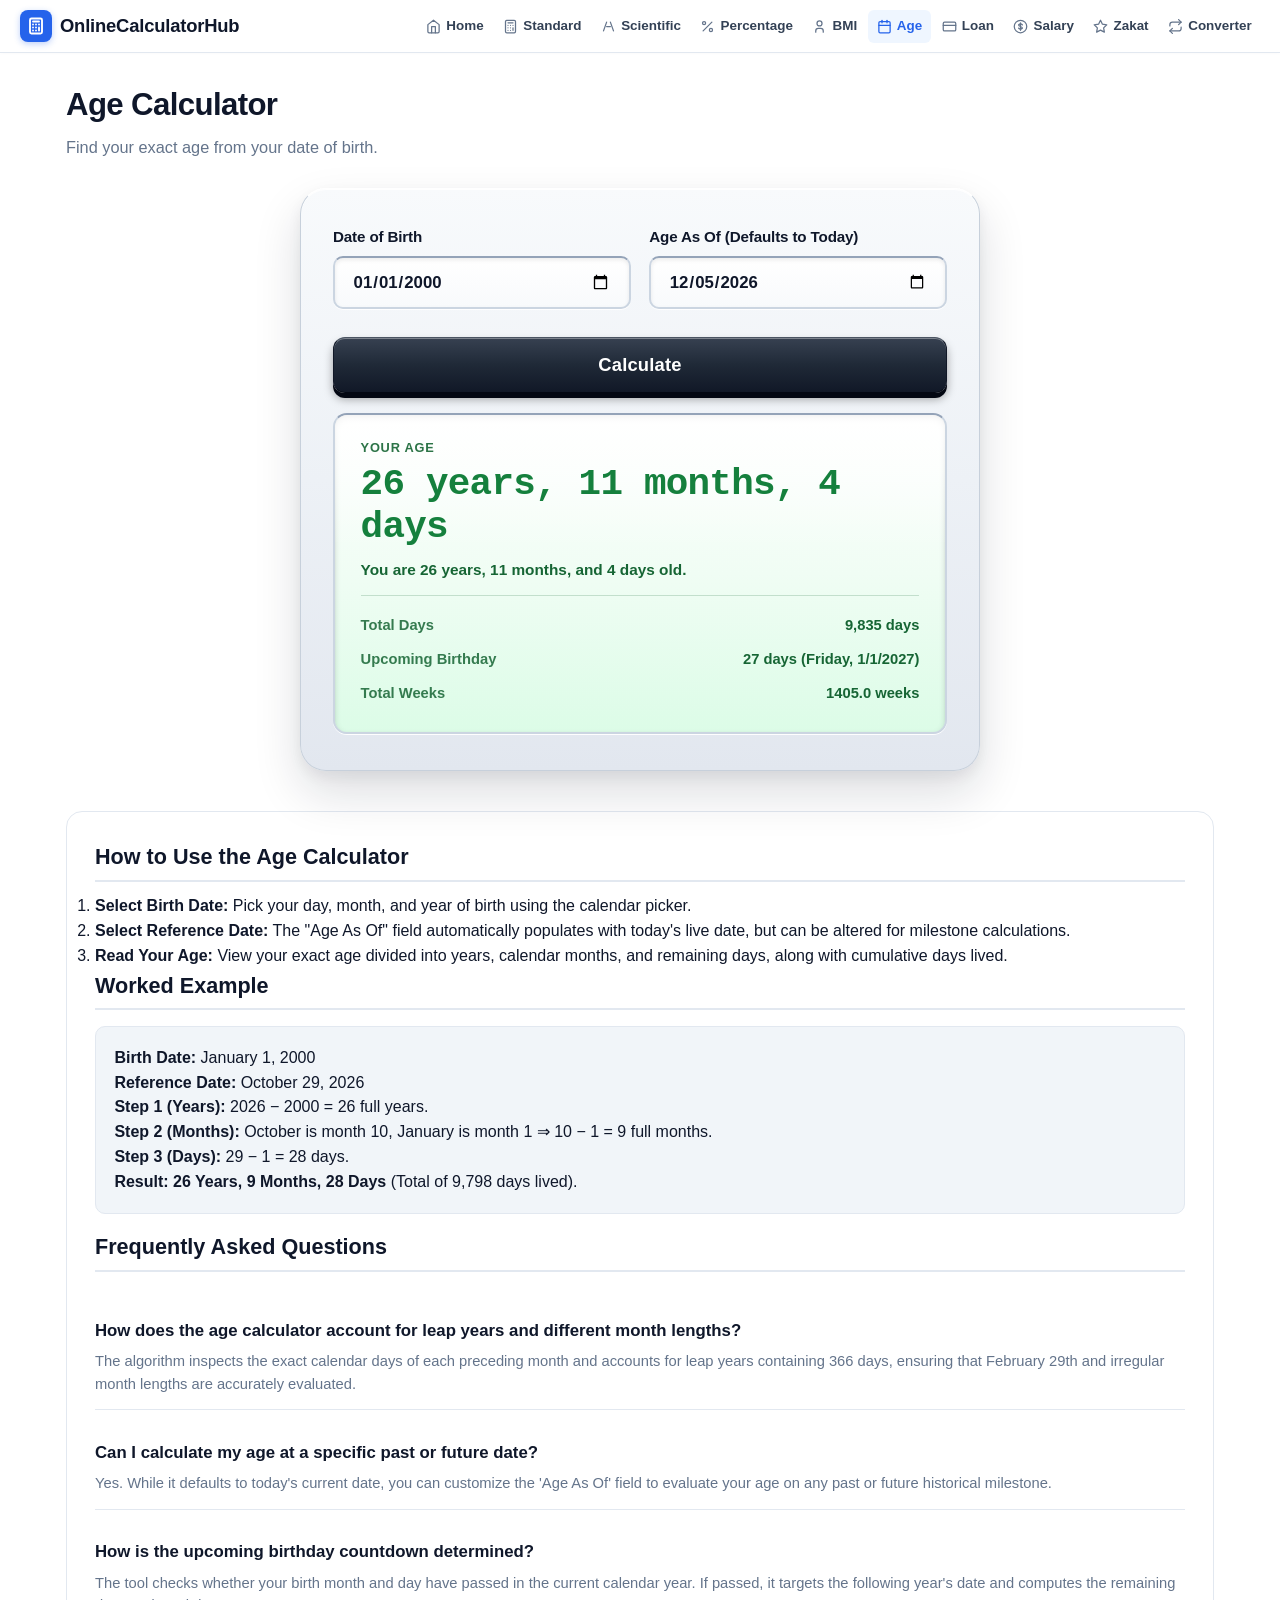
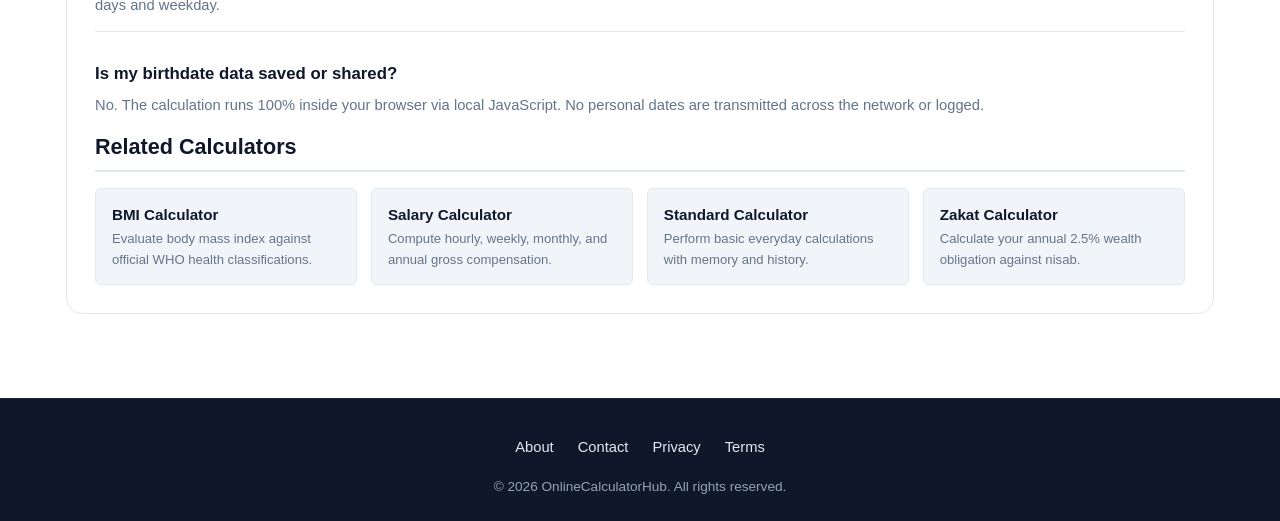
<file: age.html>
<!DOCTYPE html>
<html lang="en">
<head>
  <meta charset="UTF-8">
  <meta name="viewport" content="width=device-width, initial-scale=1.0">
  <title>Age Calculator - Exact Chronological Age &amp; Birthday | OnlineCalculatorHub</title>
  <meta name="description" content="Calculate your exact chronological age in years, months, days, and hours live from your date of birth. View countdown to your upcoming birthday and total days lived.">
  <link rel="canonical" href="https://onlinecalculator-hub.vercel.app/age.html">
  <link rel="icon" type="image/svg+xml" href="data:image/svg+xml,%3Csvg xmlns='http://www.w3.org/2000/svg' viewBox='0 0 24 24' fill='none' stroke='%232563eb' stroke-width='2' stroke-linecap='round' stroke-linejoin='round'%3E%3Crect x='4' y='2' width='16' height='20' rx='2'/%3E%3Cline x1='8' y1='6' x2='16' y2='6'/%3E%3Cline x1='16' y1='14' x2='16' y2='18'/%3E%3Cpath d='M16 10h.01'/%3E%3Cpath d='M12 10h.01'/%3E%3Cpath d='M8 10h.01'/%3E%3Cpath d='M12 14h.01'/%3E%3Cpath d='M8 14h.01'/%3E%3Cpath d='M12 18h.01'/%3E%3Cpath d='M8 18h.01'/%3E%3C/svg%3E">
  <meta property="og:title" content="Age Calculator - Exact Chronological Age &amp; Birthday | OnlineCalculatorHub">
  <meta property="og:description" content="Calculate your live chronological age in years, months, and days with countdown to your upcoming birthday.">
  <meta property="og:url" content="https://onlinecalculator-hub.vercel.app/age.html">
  <meta property="og:type" content="website">
  <meta property="og:site_name" content="OnlineCalculatorHub">
  <link rel="stylesheet" href="style.css">
  <script type="application/ld+json">
  {
    "@context": "https://schema.org",
    "@type": "WebApplication",
    "name": "OnlineCalculatorHub Age Calculator",
    "url": "https://onlinecalculator-hub.vercel.app/age.html",
    "applicationCategory": "UtilityApplication",
    "operatingSystem": "All",
    "browserRequirements": "Requires JavaScript",
    "description": "Calculates precise chronological age in years, months, days, total days lived, and upcoming birthday timing."
  }
  </script>
  <script type="application/ld+json">
  {
    "@context": "https://schema.org",
    "@type": "FAQPage",
    "mainEntity": [
      {
        "@type": "Question",
        "name": "How does the age calculator account for leap years and different month lengths?",
        "acceptedAnswer": {
          "@type": "Answer",
          "text": "The algorithm inspects the exact calendar days of each preceding month and accounts for leap years containing 366 days, ensuring that February 29th and irregular month lengths are accurately evaluated."
        }
      },
      {
        "@type": "Question",
        "name": "Can I calculate my age at a specific past or future date?",
        "acceptedAnswer": {
          "@type": "Answer",
          "text": "Yes. While it defaults to today's current date, you can customize the 'Age As Of' field to evaluate your age on any past or future historical milestone."
        }
      },
      {
        "@type": "Question",
        "name": "How is the upcoming birthday countdown determined?",
        "acceptedAnswer": {
          "@type": "Answer",
          "text": "The tool checks whether your birth month and day have passed in the current calendar year. If passed, it targets the following year's date and computes the remaining days and weekday."
        }
      },
      {
        "@type": "Question",
        "name": "Is my birthdate data saved or shared?",
        "acceptedAnswer": {
          "@type": "Answer",
          "text": "No. The calculation runs 100% inside your browser via local JavaScript. No personal dates are transmitted across the network or logged."
        }
      }
    ]
  }
  </script>
</head>
<body>
    <header class="site-header">
    <div class="header-inner">
      <a href="index.html" class="brand" aria-label="OnlineCalculatorHub Home">
        <div class="brand-icon">
          <svg viewBox="0 0 24 24" fill="none" stroke="currentColor" stroke-width="2.5" stroke-linecap="round" stroke-linejoin="round">
            <rect x="4" y="2" width="16" height="20" rx="2"></rect>
            <line x1="8" y1="6" x2="16" y2="6"></line>
            <line x1="16" y1="14" x2="16" y2="18"></line>
            <path d="M16 10h.01"></path>
            <path d="M12 10h.01"></path>
            <path d="M8 10h.01"></path>
            <path d="M12 14h.01"></path>
            <path d="M8 14h.01"></path>
            <path d="M12 18h.01"></path>
            <path d="M8 18h.01"></path>
          </svg>
        </div>
        <span class="brand-title">OnlineCalculatorHub</span>
      </a>
      <button class="nav-toggle" aria-label="Toggle navigation menu" aria-expanded="false">
        <span class="nav-toggle-icon"><span></span><span></span><span></span></span>
        <span class="nav-toggle-text">Menu</span>
      </button>
      <nav>
        <ul class="nav-menu">
          <li><a href="index.html"><svg class="nav-icon" viewBox="0 0 24 24" fill="none" stroke="currentColor" stroke-width="2" stroke-linecap="round" stroke-linejoin="round"><path d="M3 9l9-7 9 7v11a2 2 0 0 1-2 2H5a2 2 0 0 1-2-2z"></path><polyline points="9 22 9 12 15 12 15 22"></polyline></svg><span>Home</span></a></li>
          <li><a href="index.html#standard"><svg class="nav-icon" viewBox="0 0 24 24" fill="none" stroke="currentColor" stroke-width="2" stroke-linecap="round" stroke-linejoin="round"><rect x="4" y="2" width="16" height="20" rx="2"></rect><line x1="8" y1="6" x2="16" y2="6"></line><line x1="16" y1="14" x2="16" y2="18"></line><path d="M16 10h.01M12 10h.01M8 10h.01M12 14h.01M8 14h.01M12 18h.01M8 18h.01"></path></svg><span>Standard</span></a></li>
          <li><a href="scientific.html"><svg class="nav-icon" viewBox="0 0 24 24" fill="none" stroke="currentColor" stroke-width="2" stroke-linecap="round" stroke-linejoin="round"><path d="M4 19L9 5M15 5l5 14M9 12h6"></path></svg><span>Scientific</span></a></li>
          <li><a href="percentage.html"><svg class="nav-icon" viewBox="0 0 24 24" fill="none" stroke="currentColor" stroke-width="2" stroke-linecap="round" stroke-linejoin="round"><line x1="19" y1="5" x2="5" y2="19"></line><circle cx="6.5" cy="6.5" r="2.5"></circle><circle cx="17.5" cy="17.5" r="2.5"></circle></svg><span>Percentage</span></a></li>
          <li><a href="bmi.html"><svg class="nav-icon" viewBox="0 0 24 24" fill="none" stroke="currentColor" stroke-width="2" stroke-linecap="round" stroke-linejoin="round"><circle cx="12" cy="7" r="4"></circle><path d="M6 21v-2a4 4 0 0 1 4-4h4a4 4 0 0 1 4 4v2"></path></svg><span>BMI</span></a></li>
          <li><a href="age.html"><svg class="nav-icon" viewBox="0 0 24 24" fill="none" stroke="currentColor" stroke-width="2" stroke-linecap="round" stroke-linejoin="round"><rect x="3" y="4" width="18" height="18" rx="2" ry="2"></rect><line x1="16" y1="2" x2="16" y2="6"></line><line x1="8" y1="2" x2="8" y2="6"></line><line x1="3" y1="10" x2="21" y2="10"></line></svg><span>Age</span></a></li>
          <li><a href="loan.html"><svg class="nav-icon" viewBox="0 0 24 24" fill="none" stroke="currentColor" stroke-width="2" stroke-linecap="round" stroke-linejoin="round"><rect x="2" y="5" width="20" height="14" rx="2"></rect><line x1="2" y1="10" x2="22" y2="10"></line></svg><span>Loan</span></a></li>
          <li><a href="salary.html"><svg class="nav-icon" viewBox="0 0 24 24" fill="none" stroke="currentColor" stroke-width="2" stroke-linecap="round" stroke-linejoin="round"><circle cx="12" cy="12" r="10"></circle><path d="M12 6v12M15 9.5a3.5 3.5 0 0 0-6 0c0 3 6 2 6 5a3.5 3.5 0 0 1-6 0"></path></svg><span>Salary</span></a></li>
          <li><a href="zakat.html"><svg class="nav-icon" viewBox="0 0 24 24" fill="none" stroke="currentColor" stroke-width="2" stroke-linecap="round" stroke-linejoin="round"><path d="M12 2l3.09 6.26L22 9.27l-5 4.87 1.18 6.88L12 17.77l-6.18 3.25L7 14.14 2 9.27l6.91-1.01L12 2z"></path></svg><span>Zakat</span></a></li>
          <li><a href="converter.html"><svg class="nav-icon" viewBox="0 0 24 24" fill="none" stroke="currentColor" stroke-width="2" stroke-linecap="round" stroke-linejoin="round"><polyline points="17 1 21 5 17 9"></polyline><path d="M3 11V9a4 4 0 0 1 4-4h14"></path><polyline points="7 23 3 19 7 15"></polyline><path d="M21 13v2a4 4 0 0 1-4 4H3"></path></svg><span>Converter</span></a></li>
        </ul>
      </nav>
    </div>
  </header>

  <main class="main-wrapper">
    <div class="page-intro">
      <h1>Age Calculator</h1>
      <p class="page-subtitle">Find your exact age from your date of birth.</p>
    </div>

    <!-- Panel 5 Layout with Green Result Box -->
    <section class="tool-card" aria-label="Interactive Age Calculator">
      <div class="form-grid-2">
        <div class="form-group" style="margin-bottom: 0;">
          <label for="dobInput">Date of Birth</label>
          <input type="date" class="input-field" id="dobInput">
        </div>
        <div class="form-group" style="margin-bottom: 0;">
          <label for="asOfInput">Age As Of (Defaults to Today)</label>
          <input type="date" class="input-field" id="asOfInput">
        </div>
      </div>

      <button type="button" class="btn-primary" id="calculateAgeBtn" style="margin-bottom: 1.25rem;">Calculate</button>

      <!-- GREEN Result Box matching Panel 5 in Reference Image -->
      <div class="result-box-green">
        <div class="result-tag" style="color: var(--green-text);">Your Age</div>
        <div class="result-main" style="color: var(--green-bold);" id="ageYearsMonthsDays">--</div>
        <p class="result-sub" id="ageSummaryLine" style="color: var(--green-text);">Enter your date of birth to view your age breakdown.</p>
        <ul class="result-list" style="border-top-color: rgba(22, 101, 52, 0.2);">
          <li class="result-row">
            <span class="result-row-label">Total Days</span>
            <span class="result-row-val" id="totalDaysLived">--</span>
          </li>
          <li class="result-row">
            <span class="result-row-label">Upcoming Birthday</span>
            <span class="result-row-val" id="upcomingBirthdayDetails">--</span>
          </li>
          <li class="result-row">
            <span class="result-row-label">Total Weeks</span>
            <span class="result-row-val" id="totalWeeksLived">--</span>
          </li>
        </ul>
      </div>
    </section>

    <!-- Content & SEO Sections -->
    <article class="info-section">
      <h2>How to Use the Age Calculator</h2>
      <ol>
        <li><strong>Select Birth Date:</strong> Pick your day, month, and year of birth using the calendar picker.</li>
        <li><strong>Select Reference Date:</strong> The "Age As Of" field automatically populates with today's live date, but can be altered for milestone calculations.</li>
        <li><strong>Read Your Age:</strong> View your exact age divided into years, calendar months, and remaining days, along with cumulative days lived.</li>
      </ol>

      <h2>Worked Example</h2>
      <div class="example-box">
        <p><strong>Birth Date:</strong> January 1, 2000</p>
        <p><strong>Reference Date:</strong> October 29, 2026</p>
        <p><strong>Step 1 (Years):</strong> 2026 &minus; 2000 = 26 full years.</p>
        <p><strong>Step 2 (Months):</strong> October is month 10, January is month 1 &rArr; 10 &minus; 1 = 9 full months.</p>
        <p><strong>Step 3 (Days):</strong> 29 &minus; 1 = 28 days.</p>
        <p><strong>Result:</strong> <strong>26 Years, 9 Months, 28 Days</strong> (Total of 9,798 days lived).</p>
      </div>

      <h2>Frequently Asked Questions</h2>
      <div class="faq-wrap">
        <div class="faq-node">
          <h3 class="faq-q">How does the age calculator account for leap years and different month lengths?</h3>
          <p class="faq-a">The algorithm inspects the exact calendar days of each preceding month and accounts for leap years containing 366 days, ensuring that February 29th and irregular month lengths are accurately evaluated.</p>
        </div>
        <div class="faq-node">
          <h3 class="faq-q">Can I calculate my age at a specific past or future date?</h3>
          <p class="faq-a">Yes. While it defaults to today's current date, you can customize the 'Age As Of' field to evaluate your age on any past or future historical milestone.</p>
        </div>
        <div class="faq-node">
          <h3 class="faq-q">How is the upcoming birthday countdown determined?</h3>
          <p class="faq-a">The tool checks whether your birth month and day have passed in the current calendar year. If passed, it targets the following year's date and computes the remaining days and weekday.</p>
        </div>
        <div class="faq-node">
          <h3 class="faq-q">Is my birthdate data saved or shared?</h3>
          <p class="faq-a">No. The calculation runs 100% inside your browser via local JavaScript. No personal dates are transmitted across the network or logged.</p>
        </div>
      </div>

      <h2>Related Calculators</h2>
      <div class="related-list">
        <a href="bmi.html" class="related-pill">
          <div class="related-pill-title">BMI Calculator</div>
          <div class="related-pill-desc">Evaluate body mass index against official WHO health classifications.</div>
        </a>
        <a href="salary.html" class="related-pill">
          <div class="related-pill-title">Salary Calculator</div>
          <div class="related-pill-desc">Compute hourly, weekly, monthly, and annual gross compensation.</div>
        </a>
        <a href="index.html#standard" class="related-pill">
          <div class="related-pill-title">Standard Calculator</div>
          <div class="related-pill-desc">Perform basic everyday calculations with memory and history.</div>
        </a>
        <a href="zakat.html" class="related-pill">
          <div class="related-pill-title">Zakat Calculator</div>
          <div class="related-pill-desc">Calculate your annual 2.5% wealth obligation against nisab.</div>
        </a>
      </div>
    </article>
  </main>

  <footer class="site-footer">
    <div class="footer-container">
      <ul class="footer-nav">
        <li><a href="about.html">About</a></li>
        <li><a href="contact.html">Contact</a></li>
        <li><a href="privacy.html">Privacy</a></li>
        <li><a href="terms.html">Terms</a></li>
      </ul>
      <p class="footer-copy">&copy; 2026 OnlineCalculatorHub. All rights reserved.</p>
    </div>
  </footer>

  <script src="script.js"></script>
  <script>
    (function () {
      var dobInput = document.getElementById('dobInput');
      var asOfInput = document.getElementById('asOfInput');
      var calculateBtn = document.getElementById('calculateAgeBtn');

      var today = new Date();
      var todayStr = today.toISOString().split('T')[0];
      asOfInput.value = todayStr;
      dobInput.value = '2000-01-01';

      function updateAge() {
        var dobVal = dobInput.value;
        var asOfVal = asOfInput.value || todayStr;
        if (!dobVal) return;

        var dob = new Date(dobVal + 'T00:00:00');
        var asOf = new Date(asOfVal + 'T00:00:00');

        if (isNaN(dob.getTime()) || isNaN(asOf.getTime())) return;

        if (asOf < dob) {
          document.getElementById('ageYearsMonthsDays').textContent = 'Invalid Dates';
          document.getElementById('ageSummaryLine').textContent = 'The reference date cannot be before the date of birth.';
          document.getElementById('totalDaysLived').textContent = '--';
          document.getElementById('totalWeeksLived').textContent = '--';
          document.getElementById('upcomingBirthdayDetails').textContent = '--';
          return;
        }

        var years = asOf.getFullYear() - dob.getFullYear();
        var months = asOf.getMonth() - dob.getMonth();
        var days = asOf.getDate() - dob.getDate();

        if (days < 0) {
          months--;
          var prevMonth = new Date(asOf.getFullYear(), asOf.getMonth(), 0);
          days += prevMonth.getDate();
        }

        if (months < 0) {
          years--;
          months += 12;
        }

        var diffMs = asOf.getTime() - dob.getTime();
        var totalDays = Math.floor(diffMs / (1000 * 60 * 60 * 24));
        var totalWeeks = (totalDays / 7).toFixed(1);

        document.getElementById('ageYearsMonthsDays').textContent =
          years + ' years, ' + months + ' months, ' + days + ' days';
        document.getElementById('ageSummaryLine').textContent =
          'You are ' + years + ' years, ' + months + ' months, and ' + days + ' days old.';

        document.getElementById('totalDaysLived').textContent = totalDays.toLocaleString() + ' days';
        document.getElementById('totalWeeksLived').textContent = totalWeeks + ' weeks';

        var targetBday = new Date(asOf.getFullYear(), dob.getMonth(), dob.getDate());
        if (targetBday < asOf) {
          targetBday.setFullYear(asOf.getFullYear() + 1);
        }
        var daysUntilUpcoming = Math.ceil((targetBday.getTime() - asOf.getTime()) / (1000 * 60 * 60 * 24));
        var weekdayNames = ['Sunday', 'Monday', 'Tuesday', 'Wednesday', 'Thursday', 'Friday', 'Saturday'];
        var bdayWeekday = weekdayNames[targetBday.getDay()];

        if (daysUntilUpcoming === 0) {
          document.getElementById('upcomingBirthdayDetails').textContent = 'Today is your Birthday!';
        } else {
          document.getElementById('upcomingBirthdayDetails').textContent =
            daysUntilUpcoming + ' days (' + bdayWeekday + ', ' + targetBday.toLocaleDateString() + ')';
        }
      }

      dobInput.addEventListener('change', updateAge);
      asOfInput.addEventListener('change', updateAge);
      calculateBtn.addEventListener('click', updateAge);

      updateAge();
    })();
  </script>
</body>
</html>
</file>
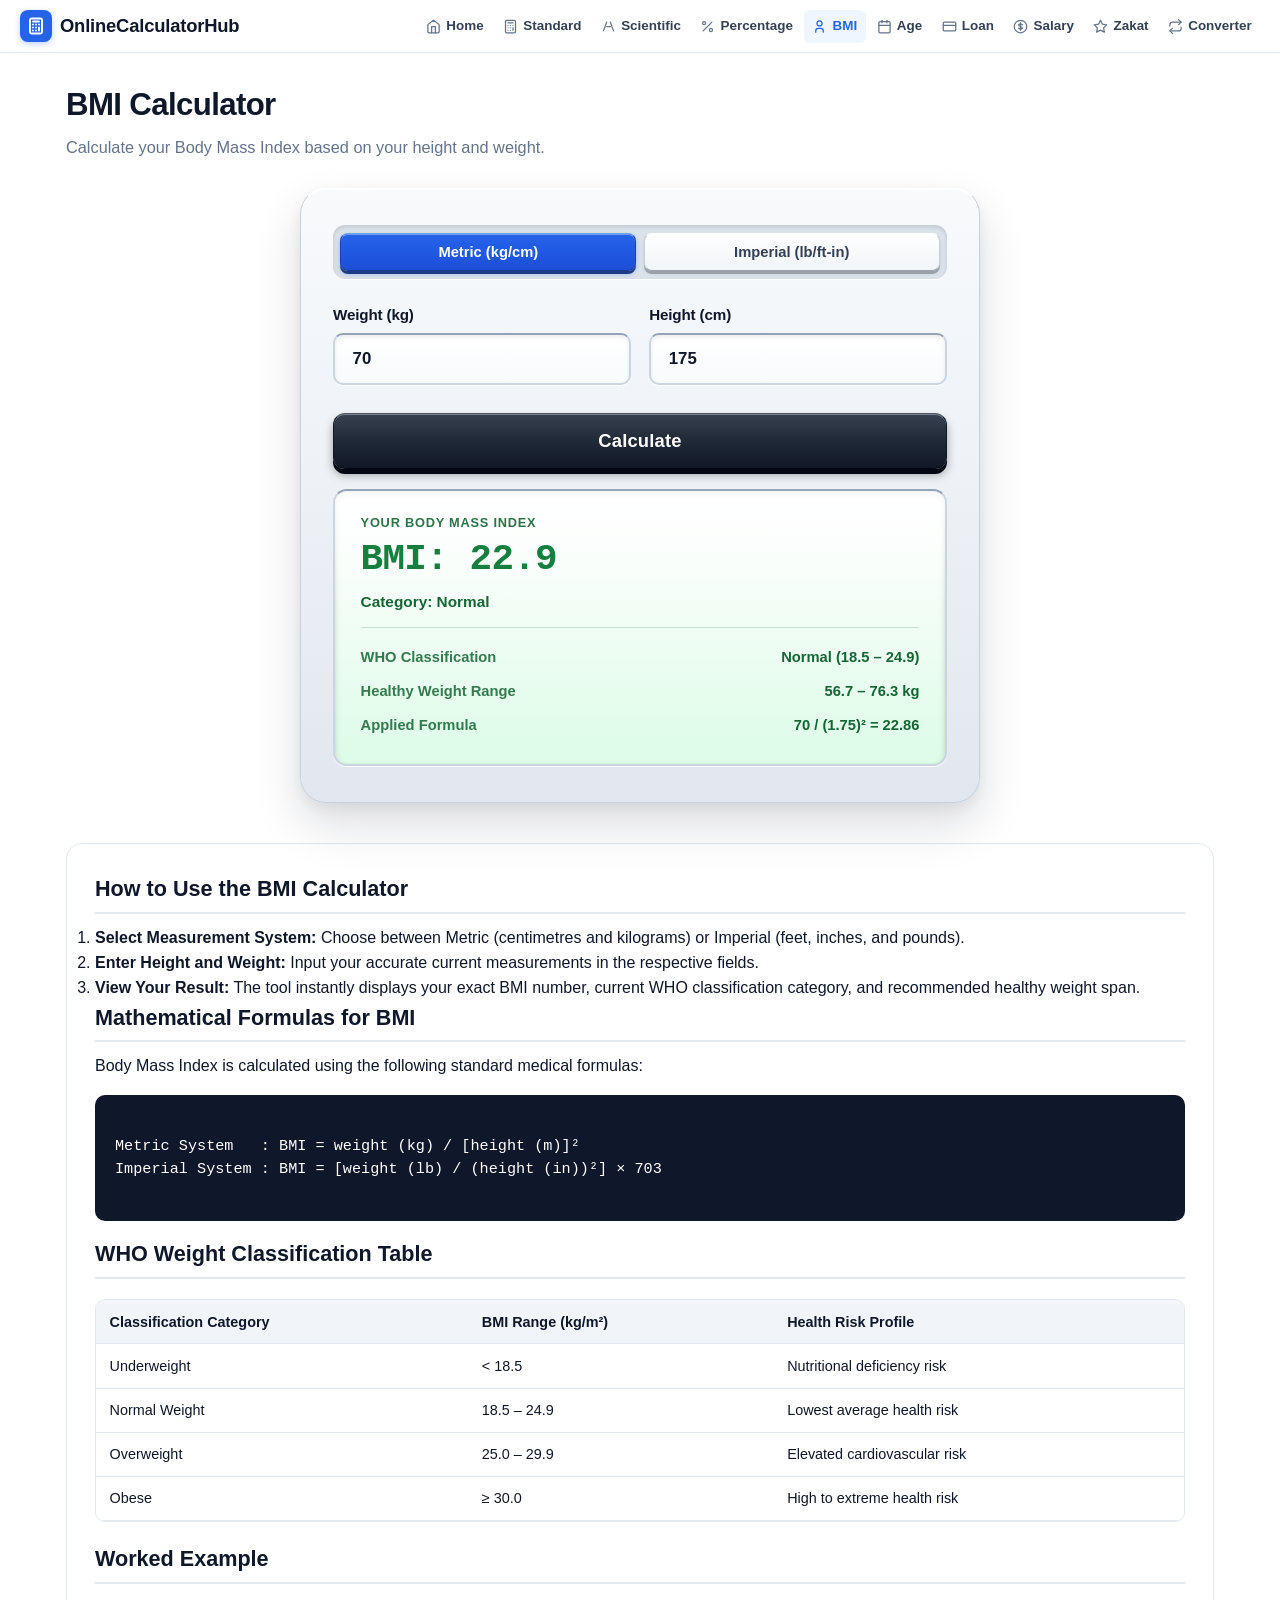
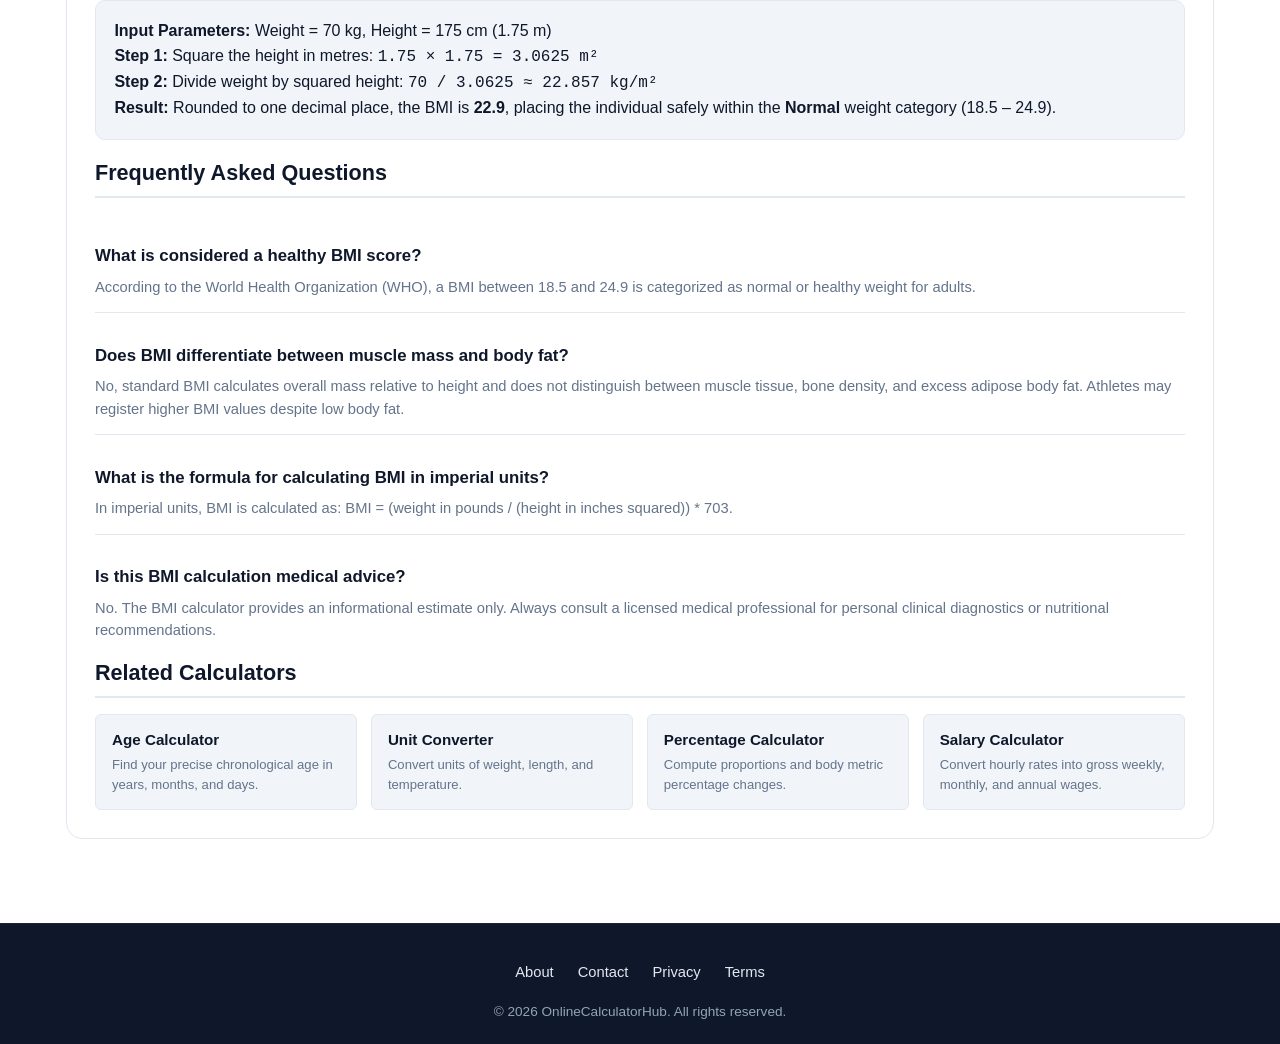
<file: bmi.html>
<!DOCTYPE html>
<html lang="en">
<head>
  <meta charset="UTF-8">
  <meta name="viewport" content="width=device-width, initial-scale=1.0">
  <title>BMI Calculator - Accurate Body Mass Index | OnlineCalculatorHub</title>
  <meta name="description" content="Calculate your Body Mass Index (BMI) using metric (kg/cm) or imperial (lb/ft/in) units. View official WHO weight categories and healthy weight ranges.">
  <link rel="canonical" href="https://onlinecalculator-hub.vercel.app/bmi.html">
  <link rel="icon" type="image/svg+xml" href="data:image/svg+xml,%3Csvg xmlns='http://www.w3.org/2000/svg' viewBox='0 0 24 24' fill='none' stroke='%232563eb' stroke-width='2' stroke-linecap='round' stroke-linejoin='round'%3E%3Crect x='4' y='2' width='16' height='20' rx='2'/%3E%3Cline x1='8' y1='6' x2='16' y2='6'/%3E%3Cline x1='16' y1='14' x2='16' y2='18'/%3E%3Cpath d='M16 10h.01'/%3E%3Cpath d='M12 10h.01'/%3E%3Cpath d='M8 10h.01'/%3E%3Cpath d='M12 14h.01'/%3E%3Cpath d='M8 14h.01'/%3E%3Cpath d='M12 18h.01'/%3E%3Cpath d='M8 18h.01'/%3E%3C/svg%3E">
  <meta property="og:title" content="BMI Calculator - Accurate Body Mass Index | OnlineCalculatorHub">
  <meta property="og:description" content="Free online Body Mass Index calculator with metric and imperial units based on WHO standards.">
  <meta property="og:url" content="https://onlinecalculator-hub.vercel.app/bmi.html">
  <meta property="og:type" content="website">
  <meta property="og:site_name" content="OnlineCalculatorHub">
  <link rel="stylesheet" href="style.css">
  <script type="application/ld+json">
  {
    "@context": "https://schema.org",
    "@type": "WebApplication",
    "name": "OnlineCalculatorHub BMI Calculator",
    "url": "https://onlinecalculator-hub.vercel.app/bmi.html",
    "applicationCategory": "HealthApplication",
    "operatingSystem": "All",
    "browserRequirements": "Requires JavaScript",
    "description": "Calculates Body Mass Index (BMI) using height and weight under WHO classification standards."
  }
  </script>
  <script type="application/ld+json">
  {
    "@context": "https://schema.org",
    "@type": "FAQPage",
    "mainEntity": [
      {
        "@type": "Question",
        "name": "What is considered a healthy BMI score?",
        "acceptedAnswer": {
          "@type": "Answer",
          "text": "According to the World Health Organization (WHO), a BMI between 18.5 and 24.9 is categorized as normal or healthy weight for adults."
        }
      },
      {
        "@type": "Question",
        "name": "Does BMI differentiate between muscle mass and body fat?",
        "acceptedAnswer": {
          "@type": "Answer",
          "text": "No, standard BMI calculates overall mass relative to height and does not distinguish between muscle tissue, bone density, and excess adipose body fat. Athletes may register higher BMI values despite low body fat."
        }
      },
      {
        "@type": "Question",
        "name": "What is the formula for calculating BMI in imperial units?",
        "acceptedAnswer": {
          "@type": "Answer",
          "text": "In imperial units, BMI is calculated as: BMI = (weight in pounds / (height in inches squared)) * 703."
        }
      },
      {
        "@type": "Question",
        "name": "Is this BMI calculation medical advice?",
        "acceptedAnswer": {
          "@type": "Answer",
          "text": "No. The BMI calculator provides an informational estimate only. Always consult a licensed medical professional for personal clinical diagnostics or nutritional recommendations."
        }
      }
    ]
  }
  </script>
</head>
<body>
    <header class="site-header">
    <div class="header-inner">
      <a href="index.html" class="brand" aria-label="OnlineCalculatorHub Home">
        <div class="brand-icon">
          <svg viewBox="0 0 24 24" fill="none" stroke="currentColor" stroke-width="2.5" stroke-linecap="round" stroke-linejoin="round">
            <rect x="4" y="2" width="16" height="20" rx="2"></rect>
            <line x1="8" y1="6" x2="16" y2="6"></line>
            <line x1="16" y1="14" x2="16" y2="18"></line>
            <path d="M16 10h.01"></path>
            <path d="M12 10h.01"></path>
            <path d="M8 10h.01"></path>
            <path d="M12 14h.01"></path>
            <path d="M8 14h.01"></path>
            <path d="M12 18h.01"></path>
            <path d="M8 18h.01"></path>
          </svg>
        </div>
        <span class="brand-title">OnlineCalculatorHub</span>
      </a>
      <button class="nav-toggle" aria-label="Toggle navigation menu" aria-expanded="false">
        <span class="nav-toggle-icon"><span></span><span></span><span></span></span>
        <span class="nav-toggle-text">Menu</span>
      </button>
      <nav>
        <ul class="nav-menu">
          <li><a href="index.html"><svg class="nav-icon" viewBox="0 0 24 24" fill="none" stroke="currentColor" stroke-width="2" stroke-linecap="round" stroke-linejoin="round"><path d="M3 9l9-7 9 7v11a2 2 0 0 1-2 2H5a2 2 0 0 1-2-2z"></path><polyline points="9 22 9 12 15 12 15 22"></polyline></svg><span>Home</span></a></li>
          <li><a href="index.html#standard"><svg class="nav-icon" viewBox="0 0 24 24" fill="none" stroke="currentColor" stroke-width="2" stroke-linecap="round" stroke-linejoin="round"><rect x="4" y="2" width="16" height="20" rx="2"></rect><line x1="8" y1="6" x2="16" y2="6"></line><line x1="16" y1="14" x2="16" y2="18"></line><path d="M16 10h.01M12 10h.01M8 10h.01M12 14h.01M8 14h.01M12 18h.01M8 18h.01"></path></svg><span>Standard</span></a></li>
          <li><a href="scientific.html"><svg class="nav-icon" viewBox="0 0 24 24" fill="none" stroke="currentColor" stroke-width="2" stroke-linecap="round" stroke-linejoin="round"><path d="M4 19L9 5M15 5l5 14M9 12h6"></path></svg><span>Scientific</span></a></li>
          <li><a href="percentage.html"><svg class="nav-icon" viewBox="0 0 24 24" fill="none" stroke="currentColor" stroke-width="2" stroke-linecap="round" stroke-linejoin="round"><line x1="19" y1="5" x2="5" y2="19"></line><circle cx="6.5" cy="6.5" r="2.5"></circle><circle cx="17.5" cy="17.5" r="2.5"></circle></svg><span>Percentage</span></a></li>
          <li><a href="bmi.html"><svg class="nav-icon" viewBox="0 0 24 24" fill="none" stroke="currentColor" stroke-width="2" stroke-linecap="round" stroke-linejoin="round"><circle cx="12" cy="7" r="4"></circle><path d="M6 21v-2a4 4 0 0 1 4-4h4a4 4 0 0 1 4 4v2"></path></svg><span>BMI</span></a></li>
          <li><a href="age.html"><svg class="nav-icon" viewBox="0 0 24 24" fill="none" stroke="currentColor" stroke-width="2" stroke-linecap="round" stroke-linejoin="round"><rect x="3" y="4" width="18" height="18" rx="2" ry="2"></rect><line x1="16" y1="2" x2="16" y2="6"></line><line x1="8" y1="2" x2="8" y2="6"></line><line x1="3" y1="10" x2="21" y2="10"></line></svg><span>Age</span></a></li>
          <li><a href="loan.html"><svg class="nav-icon" viewBox="0 0 24 24" fill="none" stroke="currentColor" stroke-width="2" stroke-linecap="round" stroke-linejoin="round"><rect x="2" y="5" width="20" height="14" rx="2"></rect><line x1="2" y1="10" x2="22" y2="10"></line></svg><span>Loan</span></a></li>
          <li><a href="salary.html"><svg class="nav-icon" viewBox="0 0 24 24" fill="none" stroke="currentColor" stroke-width="2" stroke-linecap="round" stroke-linejoin="round"><circle cx="12" cy="12" r="10"></circle><path d="M12 6v12M15 9.5a3.5 3.5 0 0 0-6 0c0 3 6 2 6 5a3.5 3.5 0 0 1-6 0"></path></svg><span>Salary</span></a></li>
          <li><a href="zakat.html"><svg class="nav-icon" viewBox="0 0 24 24" fill="none" stroke="currentColor" stroke-width="2" stroke-linecap="round" stroke-linejoin="round"><path d="M12 2l3.09 6.26L22 9.27l-5 4.87 1.18 6.88L12 17.77l-6.18 3.25L7 14.14 2 9.27l6.91-1.01L12 2z"></path></svg><span>Zakat</span></a></li>
          <li><a href="converter.html"><svg class="nav-icon" viewBox="0 0 24 24" fill="none" stroke="currentColor" stroke-width="2" stroke-linecap="round" stroke-linejoin="round"><polyline points="17 1 21 5 17 9"></polyline><path d="M3 11V9a4 4 0 0 1 4-4h14"></path><polyline points="7 23 3 19 7 15"></polyline><path d="M21 13v2a4 4 0 0 1-4 4H3"></path></svg><span>Converter</span></a></li>
        </ul>
      </nav>
    </div>
  </header>

  <main class="main-wrapper">
    <div class="page-intro">
      <h1>BMI Calculator</h1>
      <p class="page-subtitle">Calculate your Body Mass Index based on your height and weight.</p>
    </div>

    <!-- Panel 4 Layout with Green Result Box -->
    <section class="tool-card" aria-label="Interactive BMI Calculator">
      <div class="tabs-bar" role="tablist">
        <button type="button" class="tab-pill active" id="tabMetric" role="tab" aria-selected="true">Metric (kg/cm)</button>
        <button type="button" class="tab-pill" id="tabImperial" role="tab" aria-selected="false">Imperial (lb/ft-in)</button>
      </div>

      <!-- Metric Inputs -->
      <div id="metricFields" class="form-grid-2">
        <div class="form-group" style="margin-bottom: 0;">
          <label for="weightKg">Weight (kg)</label>
          <input type="number" step="0.1" class="input-field" id="weightKg" value="70" placeholder="e.g. 70">
        </div>
        <div class="form-group" style="margin-bottom: 0;">
          <label for="heightCm">Height (cm)</label>
          <input type="number" step="0.1" class="input-field" id="heightCm" value="175" placeholder="e.g. 175">
        </div>
      </div>

      <!-- Imperial Inputs -->
      <div id="imperialFields" class="form-grid-2" style="display: none;">
        <div class="form-group" style="margin-bottom: 0;">
          <label for="weightLb">Weight (lbs)</label>
          <input type="number" step="0.1" class="input-field" id="weightLb" value="154" placeholder="e.g. 154">
        </div>
        <div class="form-group" style="margin-bottom: 0;">
          <label>Height (Feet &amp; Inches)</label>
          <div style="display: flex; gap: 0.5rem;">
            <input type="number" class="input-field" id="heightFt" value="5" placeholder="ft">
            <input type="number" step="0.1" class="input-field" id="heightIn" value="9" placeholder="in">
          </div>
        </div>
      </div>

      <button type="button" class="btn-primary" id="calculateBmiBtn" style="margin-bottom: 1.25rem;">Calculate</button>

      <!-- GREEN Result Box matching Panel 4 in Reference Image -->
      <div class="result-box-green">
        <div class="result-tag" style="color: var(--green-text);">Your Body Mass Index</div>
        <div class="result-main" style="color: var(--green-bold);" id="bmiValueDisplay">BMI: 22.9</div>
        <p class="result-sub" id="bmiSummaryText" style="color: var(--green-text);">Category: Normal</p>
        <ul class="result-list" style="border-top-color: rgba(22, 101, 52, 0.2);">
          <li class="result-row">
            <span class="result-row-label">WHO Classification</span>
            <span class="result-row-val" id="whoCategoryValue">Normal (18.5 &ndash; 24.9)</span>
          </li>
          <li class="result-row">
            <span class="result-row-label">Healthy Weight Range</span>
            <span class="result-row-val" id="healthyRangeValue">56.7 &ndash; 76.3 kg</span>
          </li>
          <li class="result-row">
            <span class="result-row-label">Applied Formula</span>
            <span class="result-row-val" id="formulaUsedText">70 / (1.75)&sup2; = 22.86</span>
          </li>
        </ul>
      </div>
    </section>

    <!-- Content & SEO Sections -->
    <article class="info-section">
      <h2>How to Use the BMI Calculator</h2>
      <ol>
        <li><strong>Select Measurement System:</strong> Choose between Metric (centimetres and kilograms) or Imperial (feet, inches, and pounds).</li>
        <li><strong>Enter Height and Weight:</strong> Input your accurate current measurements in the respective fields.</li>
        <li><strong>View Your Result:</strong> The tool instantly displays your exact BMI number, current WHO classification category, and recommended healthy weight span.</li>
      </ol>

      <h2>Mathematical Formulas for BMI</h2>
      <p>Body Mass Index is calculated using the following standard medical formulas:</p>
      <div class="formula-display">
Metric System   : BMI = weight (kg) / [height (m)]&sup2;
Imperial System : BMI = [weight (lb) / (height (in))&sup2;] &times; 703
      </div>

      <h2>WHO Weight Classification Table</h2>
      <div class="table-responsive">
        <table class="calc-table">
          <thead>
            <tr>
              <th>Classification Category</th>
              <th>BMI Range (kg/m&sup2;)</th>
              <th>Health Risk Profile</th>
            </tr>
          </thead>
          <tbody>
            <tr>
              <td>Underweight</td>
              <td>&lt; 18.5</td>
              <td>Nutritional deficiency risk</td>
            </tr>
            <tr>
              <td>Normal Weight</td>
              <td>18.5 &ndash; 24.9</td>
              <td>Lowest average health risk</td>
            </tr>
            <tr>
              <td>Overweight</td>
              <td>25.0 &ndash; 29.9</td>
              <td>Elevated cardiovascular risk</td>
            </tr>
            <tr>
              <td>Obese</td>
              <td>&ge; 30.0</td>
              <td>High to extreme health risk</td>
            </tr>
          </tbody>
        </table>
      </div>

      <h2>Worked Example</h2>
      <div class="example-box">
        <p><strong>Input Parameters:</strong> Weight = 70 kg, Height = 175 cm (1.75 m)</p>
        <p><strong>Step 1:</strong> Square the height in metres: <code>1.75 &times; 1.75 = 3.0625 m&sup2;</code></p>
        <p><strong>Step 2:</strong> Divide weight by squared height: <code>70 / 3.0625 &approx; 22.857 kg/m&sup2;</code></p>
        <p><strong>Result:</strong> Rounded to one decimal place, the BMI is <strong>22.9</strong>, placing the individual safely within the <strong>Normal</strong> weight category (18.5 &ndash; 24.9).</p>
      </div>

      <h2>Frequently Asked Questions</h2>
      <div class="faq-wrap">
        <div class="faq-node">
          <h3 class="faq-q">What is considered a healthy BMI score?</h3>
          <p class="faq-a">According to the World Health Organization (WHO), a BMI between 18.5 and 24.9 is categorized as normal or healthy weight for adults.</p>
        </div>
        <div class="faq-node">
          <h3 class="faq-q">Does BMI differentiate between muscle mass and body fat?</h3>
          <p class="faq-a">No, standard BMI calculates overall mass relative to height and does not distinguish between muscle tissue, bone density, and excess adipose body fat. Athletes may register higher BMI values despite low body fat.</p>
        </div>
        <div class="faq-node">
          <h3 class="faq-q">What is the formula for calculating BMI in imperial units?</h3>
          <p class="faq-a">In imperial units, BMI is calculated as: BMI = (weight in pounds / (height in inches squared)) * 703.</p>
        </div>
        <div class="faq-node">
          <h3 class="faq-q">Is this BMI calculation medical advice?</h3>
          <p class="faq-a">No. The BMI calculator provides an informational estimate only. Always consult a licensed medical professional for personal clinical diagnostics or nutritional recommendations.</p>
        </div>
      </div>

      <h2>Related Calculators</h2>
      <div class="related-list">
        <a href="age.html" class="related-pill">
          <div class="related-pill-title">Age Calculator</div>
          <div class="related-pill-desc">Find your precise chronological age in years, months, and days.</div>
        </a>
        <a href="converter.html" class="related-pill">
          <div class="related-pill-title">Unit Converter</div>
          <div class="related-pill-desc">Convert units of weight, length, and temperature.</div>
        </a>
        <a href="percentage.html" class="related-pill">
          <div class="related-pill-title">Percentage Calculator</div>
          <div class="related-pill-desc">Compute proportions and body metric percentage changes.</div>
        </a>
        <a href="salary.html" class="related-pill">
          <div class="related-pill-title">Salary Calculator</div>
          <div class="related-pill-desc">Convert hourly rates into gross weekly, monthly, and annual wages.</div>
        </a>
      </div>
    </article>
  </main>

  <footer class="site-footer">
    <div class="footer-container">
      <ul class="footer-nav">
        <li><a href="about.html">About</a></li>
        <li><a href="contact.html">Contact</a></li>
        <li><a href="privacy.html">Privacy</a></li>
        <li><a href="terms.html">Terms</a></li>
      </ul>
      <p class="footer-copy">&copy; 2026 OnlineCalculatorHub. All rights reserved.</p>
    </div>
  </footer>

  <script src="script.js"></script>
  <script>
    (function () {
      var tabMetric = document.getElementById('tabMetric');
      var tabImperial = document.getElementById('tabImperial');
      var metricFields = document.getElementById('metricFields');
      var imperialFields = document.getElementById('imperialFields');
      var isMetric = true;

      tabMetric.addEventListener('click', function () {
        isMetric = true;
        tabMetric.classList.add('active');
        tabMetric.setAttribute('aria-selected', 'true');
        tabImperial.classList.remove('active');
        tabImperial.setAttribute('aria-selected', 'false');
        metricFields.style.display = 'grid';
        imperialFields.style.display = 'none';
        calculateBMI();
      });

      tabImperial.addEventListener('click', function () {
        isMetric = false;
        tabImperial.classList.add('active');
        tabImperial.setAttribute('aria-selected', 'true');
        tabMetric.classList.remove('active');
        tabMetric.setAttribute('aria-selected', 'false');
        imperialFields.style.display = 'grid';
        metricFields.style.display = 'none';
        calculateBMI();
      });

      function calculateBMI() {
        var weightKg = 0;
        var heightM = 0;
        var formulaString = '';

        if (isMetric) {
          var hCm = parseFloat(document.getElementById('heightCm').value);
          var wKg = parseFloat(document.getElementById('weightKg').value);
          if (isNaN(hCm) || isNaN(wKg) || hCm <= 0 || wKg <= 0) return;

          heightM = hCm / 100;
          weightKg = wKg;
          var bmiRaw = weightKg / (heightM * heightM);
          formulaString = wKg + ' / (' + heightM.toFixed(2) + ')\u00B2 = ' + bmiRaw.toFixed(2);
        } else {
          var ft = parseFloat(document.getElementById('heightFt').value) || 0;
          var inches = parseFloat(document.getElementById('heightIn').value) || 0;
          var wLb = parseFloat(document.getElementById('weightLb').value);
          var totalInches = (ft * 12) + inches;

          if (totalInches <= 0 || isNaN(wLb) || wLb <= 0) return;

          heightM = totalInches * 0.0254;
          weightKg = wLb * 0.45359237;
          var bmiRaw = (wLb / (totalInches * totalInches)) * 703;
          formulaString = '(' + wLb + ' / ' + totalInches + '\u00B2) \u00D7 703 = ' + bmiRaw.toFixed(2);
        }

        var bmi = Number(bmiRaw.toFixed(1));
        document.getElementById('bmiValueDisplay').textContent = 'BMI: ' + bmi.toFixed(1);
        document.getElementById('formulaUsedText').textContent = formulaString;

        var summary = document.getElementById('bmiSummaryText');
        var whoCategory = document.getElementById('whoCategoryValue');

        if (bmi < 18.5) {
          whoCategory.textContent = 'Underweight (< 18.5)';
          summary.textContent = 'Category: Underweight';
        } else if (bmi <= 24.9) {
          whoCategory.textContent = 'Normal (18.5 \u2013 24.9)';
          summary.textContent = 'Category: Normal';
        } else if (bmi <= 29.9) {
          whoCategory.textContent = 'Overweight (25.0 \u2013 29.9)';
          summary.textContent = 'Category: Overweight';
        } else {
          whoCategory.textContent = 'Obese (\u2265 30.0)';
          summary.textContent = 'Category: Obese';
        }

        var minHealthyKg = 18.5 * (heightM * heightM);
        var maxHealthyKg = 24.9 * (heightM * heightM);

        if (isMetric) {
          document.getElementById('healthyRangeValue').textContent =
            minHealthyKg.toFixed(1) + ' \u2013 ' + maxHealthyKg.toFixed(1) + ' kg';
        } else {
          var minHealthyLb = minHealthyKg * 2.20462;
          var maxHealthyLb = maxHealthyKg * 2.20462;
          document.getElementById('healthyRangeValue').textContent =
            minHealthyLb.toFixed(1) + ' \u2013 ' + maxHealthyLb.toFixed(1) + ' lbs';
        }
      }

      ['heightCm', 'weightKg', 'heightFt', 'heightIn', 'weightLb'].forEach(function (id) {
        var el = document.getElementById(id);
        if (el) el.addEventListener('input', calculateBMI);
      });

      document.getElementById('calculateBmiBtn').addEventListener('click', calculateBMI);
      calculateBMI();
    })();
  </script>
</body>
</html>
</file>
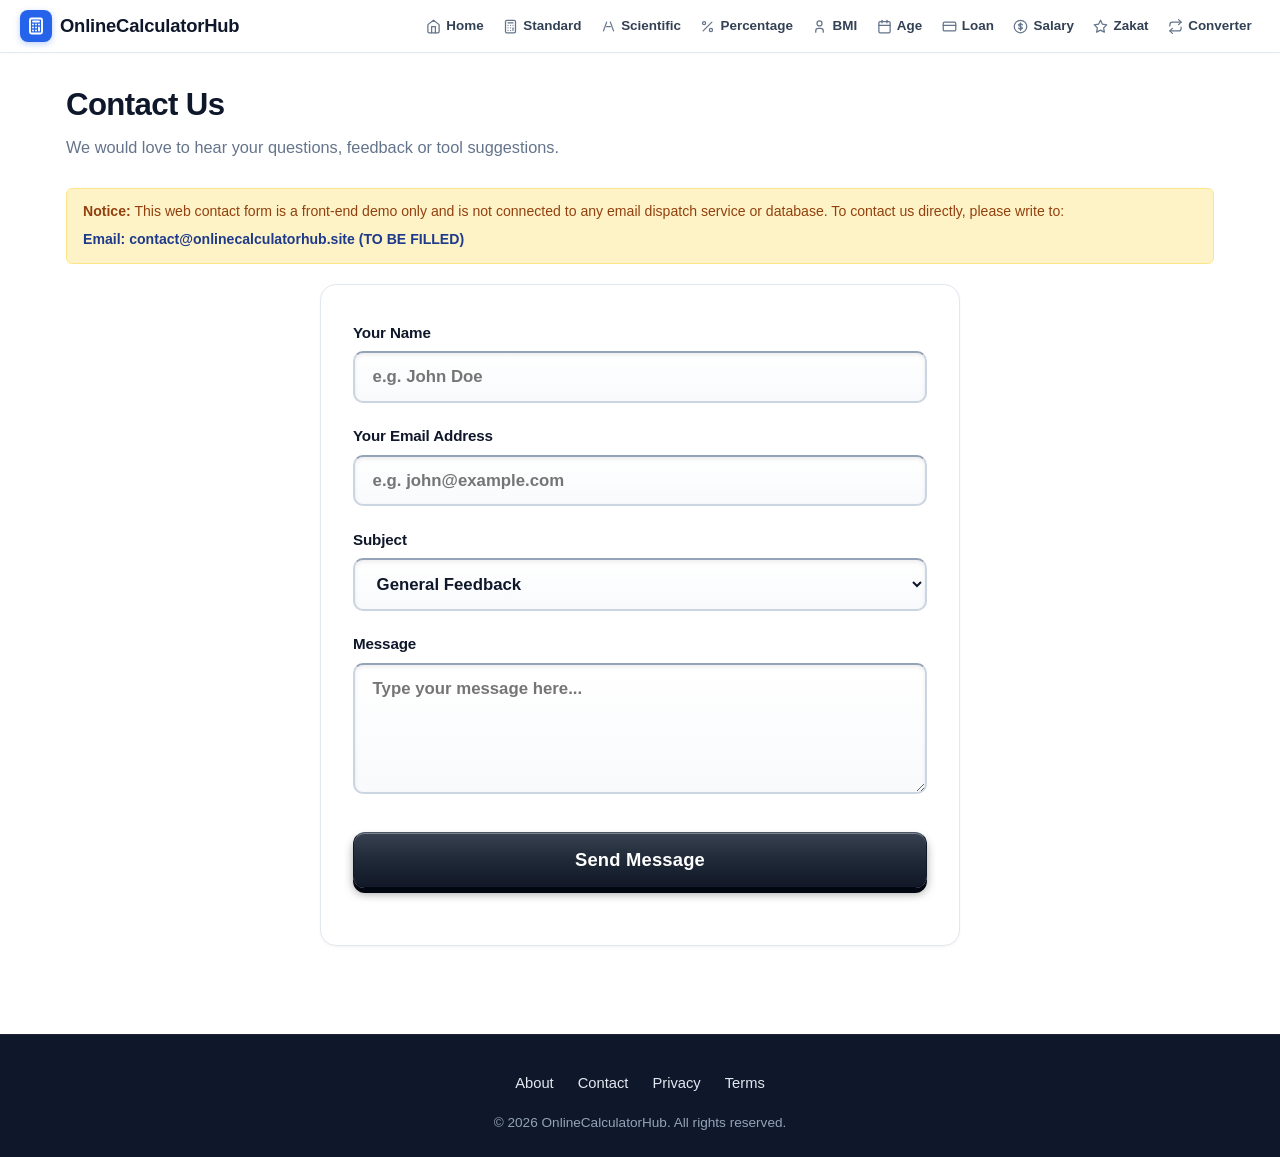
<file: contact.html>
<!DOCTYPE html>
<html lang="en">
<head>
  <meta charset="UTF-8">
  <meta name="viewport" content="width=device-width, initial-scale=1.0">
  <title>Contact Us - OnlineCalculatorHub</title>
  <meta name="description" content="Get in touch with the OnlineCalculatorHub team for inquiries, bug reports, and formula feedback.">
  <link rel="canonical" href="https://onlinecalculator-hub.vercel.app/contact.html">
  <link rel="icon" type="image/svg+xml" href="data:image/svg+xml,%3Csvg xmlns='http://www.w3.org/2000/svg' viewBox='0 0 24 24' fill='none' stroke='%232563eb' stroke-width='2' stroke-linecap='round' stroke-linejoin='round'%3E%3Crect x='4' y='2' width='16' height='20' rx='2'/%3E%3Cline x1='8' y1='6' x2='16' y2='6'/%3E%3Cline x1='16' y1='14' x2='16' y2='18'/%3E%3Cpath d='M16 10h.01'/%3E%3Cpath d='M12 10h.01'/%3E%3Cpath d='M8 10h.01'/%3E%3Cpath d='M12 14h.01'/%3E%3Cpath d='M8 14h.01'/%3E%3Cpath d='M12 18h.01'/%3E%3Cpath d='M8 18h.01'/%3E%3C/svg%3E">
  <meta property="og:title" content="Contact Us - OnlineCalculatorHub">
  <meta property="og:description" content="Reach out to OnlineCalculatorHub for suggestions, inquiries, or feedback.">
  <meta property="og:url" content="https://onlinecalculator-hub.vercel.app/contact.html">
  <meta property="og:type" content="website">
  <meta property="og:site_name" content="OnlineCalculatorHub">
  <link rel="stylesheet" href="style.css">
</head>
<body>
    <header class="site-header">
    <div class="header-inner">
      <a href="index.html" class="brand" aria-label="OnlineCalculatorHub Home">
        <div class="brand-icon">
          <svg viewBox="0 0 24 24" fill="none" stroke="currentColor" stroke-width="2.5" stroke-linecap="round" stroke-linejoin="round">
            <rect x="4" y="2" width="16" height="20" rx="2"></rect>
            <line x1="8" y1="6" x2="16" y2="6"></line>
            <line x1="16" y1="14" x2="16" y2="18"></line>
            <path d="M16 10h.01"></path>
            <path d="M12 10h.01"></path>
            <path d="M8 10h.01"></path>
            <path d="M12 14h.01"></path>
            <path d="M8 14h.01"></path>
            <path d="M12 18h.01"></path>
            <path d="M8 18h.01"></path>
          </svg>
        </div>
        <span class="brand-title">OnlineCalculatorHub</span>
      </a>
      <button class="nav-toggle" aria-label="Toggle navigation menu" aria-expanded="false">
        <span class="nav-toggle-icon"><span></span><span></span><span></span></span>
        <span class="nav-toggle-text">Menu</span>
      </button>
      <nav>
        <ul class="nav-menu">
          <li><a href="index.html"><svg class="nav-icon" viewBox="0 0 24 24" fill="none" stroke="currentColor" stroke-width="2" stroke-linecap="round" stroke-linejoin="round"><path d="M3 9l9-7 9 7v11a2 2 0 0 1-2 2H5a2 2 0 0 1-2-2z"></path><polyline points="9 22 9 12 15 12 15 22"></polyline></svg><span>Home</span></a></li>
          <li><a href="index.html#standard"><svg class="nav-icon" viewBox="0 0 24 24" fill="none" stroke="currentColor" stroke-width="2" stroke-linecap="round" stroke-linejoin="round"><rect x="4" y="2" width="16" height="20" rx="2"></rect><line x1="8" y1="6" x2="16" y2="6"></line><line x1="16" y1="14" x2="16" y2="18"></line><path d="M16 10h.01M12 10h.01M8 10h.01M12 14h.01M8 14h.01M12 18h.01M8 18h.01"></path></svg><span>Standard</span></a></li>
          <li><a href="scientific.html"><svg class="nav-icon" viewBox="0 0 24 24" fill="none" stroke="currentColor" stroke-width="2" stroke-linecap="round" stroke-linejoin="round"><path d="M4 19L9 5M15 5l5 14M9 12h6"></path></svg><span>Scientific</span></a></li>
          <li><a href="percentage.html"><svg class="nav-icon" viewBox="0 0 24 24" fill="none" stroke="currentColor" stroke-width="2" stroke-linecap="round" stroke-linejoin="round"><line x1="19" y1="5" x2="5" y2="19"></line><circle cx="6.5" cy="6.5" r="2.5"></circle><circle cx="17.5" cy="17.5" r="2.5"></circle></svg><span>Percentage</span></a></li>
          <li><a href="bmi.html"><svg class="nav-icon" viewBox="0 0 24 24" fill="none" stroke="currentColor" stroke-width="2" stroke-linecap="round" stroke-linejoin="round"><circle cx="12" cy="7" r="4"></circle><path d="M6 21v-2a4 4 0 0 1 4-4h4a4 4 0 0 1 4 4v2"></path></svg><span>BMI</span></a></li>
          <li><a href="age.html"><svg class="nav-icon" viewBox="0 0 24 24" fill="none" stroke="currentColor" stroke-width="2" stroke-linecap="round" stroke-linejoin="round"><rect x="3" y="4" width="18" height="18" rx="2" ry="2"></rect><line x1="16" y1="2" x2="16" y2="6"></line><line x1="8" y1="2" x2="8" y2="6"></line><line x1="3" y1="10" x2="21" y2="10"></line></svg><span>Age</span></a></li>
          <li><a href="loan.html"><svg class="nav-icon" viewBox="0 0 24 24" fill="none" stroke="currentColor" stroke-width="2" stroke-linecap="round" stroke-linejoin="round"><rect x="2" y="5" width="20" height="14" rx="2"></rect><line x1="2" y1="10" x2="22" y2="10"></line></svg><span>Loan</span></a></li>
          <li><a href="salary.html"><svg class="nav-icon" viewBox="0 0 24 24" fill="none" stroke="currentColor" stroke-width="2" stroke-linecap="round" stroke-linejoin="round"><circle cx="12" cy="12" r="10"></circle><path d="M12 6v12M15 9.5a3.5 3.5 0 0 0-6 0c0 3 6 2 6 5a3.5 3.5 0 0 1-6 0"></path></svg><span>Salary</span></a></li>
          <li><a href="zakat.html"><svg class="nav-icon" viewBox="0 0 24 24" fill="none" stroke="currentColor" stroke-width="2" stroke-linecap="round" stroke-linejoin="round"><path d="M12 2l3.09 6.26L22 9.27l-5 4.87 1.18 6.88L12 17.77l-6.18 3.25L7 14.14 2 9.27l6.91-1.01L12 2z"></path></svg><span>Zakat</span></a></li>
          <li><a href="converter.html"><svg class="nav-icon" viewBox="0 0 24 24" fill="none" stroke="currentColor" stroke-width="2" stroke-linecap="round" stroke-linejoin="round"><polyline points="17 1 21 5 17 9"></polyline><path d="M3 11V9a4 4 0 0 1 4-4h14"></path><polyline points="7 23 3 19 7 15"></polyline><path d="M21 13v2a4 4 0 0 1-4 4H3"></path></svg><span>Converter</span></a></li>
        </ul>
      </nav>
    </div>
  </header>

  <main class="main-wrapper">
    <div class="page-intro">
      <h1>Contact Us</h1>
      <p class="page-subtitle">We would love to hear your questions, feedback or tool suggestions.</p>
    </div>

    <!-- Demo Alert Notice -->
    <div class="demo-alert">
      <strong>Notice:</strong> This web contact form is a front-end demo only and is not connected to any email dispatch service or database. To contact us directly, please write to:
      <div style="font-weight: 700; color: #1e3a8a; margin-top: 0.35rem;">
        Email: contact@onlinecalculatorhub.site (TO BE FILLED)
      </div>
    </div>

    <!-- Panel 11 Form Card -->
    <section class="content-card" style="max-width: 640px; margin: 0 auto 2rem auto;">
      <form id="contactDemoForm" onsubmit="event.preventDefault(); document.getElementById('demoSubmitMsg').style.display='block';">
        <div class="form-group">
          <label for="contactName">Your Name</label>
          <input type="text" class="input-field" id="contactName" placeholder="e.g. John Doe" required>
        </div>

        <div class="form-group">
          <label for="contactEmail">Your Email Address</label>
          <input type="email" class="input-field" id="contactEmail" placeholder="e.g. john@example.com" required>
        </div>

        <div class="form-group">
          <label for="contactSubject">Subject</label>
          <select class="select-field" id="contactSubject">
            <option value="general">General Feedback</option>
            <option value="bug">Report a Calculation Issue</option>
            <option value="request">Suggest a New Calculator</option>
            <option value="other">Other Inquiry</option>
          </select>
        </div>

        <div class="form-group">
          <label for="contactMsg">Message</label>
          <textarea class="textarea-field" id="contactMsg" rows="5" placeholder="Type your message here..." required></textarea>
        </div>

        <button type="submit" class="btn-primary">Send Message</button>

        <p id="demoSubmitMsg" style="display: none; margin-top: 1rem; color: #b45309; font-weight: 600; text-align: center; font-size: 0.9rem;">
          Note: This form is not connected to a backend server. Please send your email to contact@onlinecalculatorhub.site (TO BE FILLED).
        </p>
      </form>
    </section>
  </main>

  <footer class="site-footer">
    <div class="footer-container">
      <ul class="footer-nav">
        <li><a href="about.html">About</a></li>
        <li><a href="contact.html">Contact</a></li>
        <li><a href="privacy.html">Privacy</a></li>
        <li><a href="terms.html">Terms</a></li>
      </ul>
      <p class="footer-copy">&copy; 2026 OnlineCalculatorHub. All rights reserved.</p>
    </div>
  </footer>

  <script src="script.js"></script>
</body>
</html>
</file>
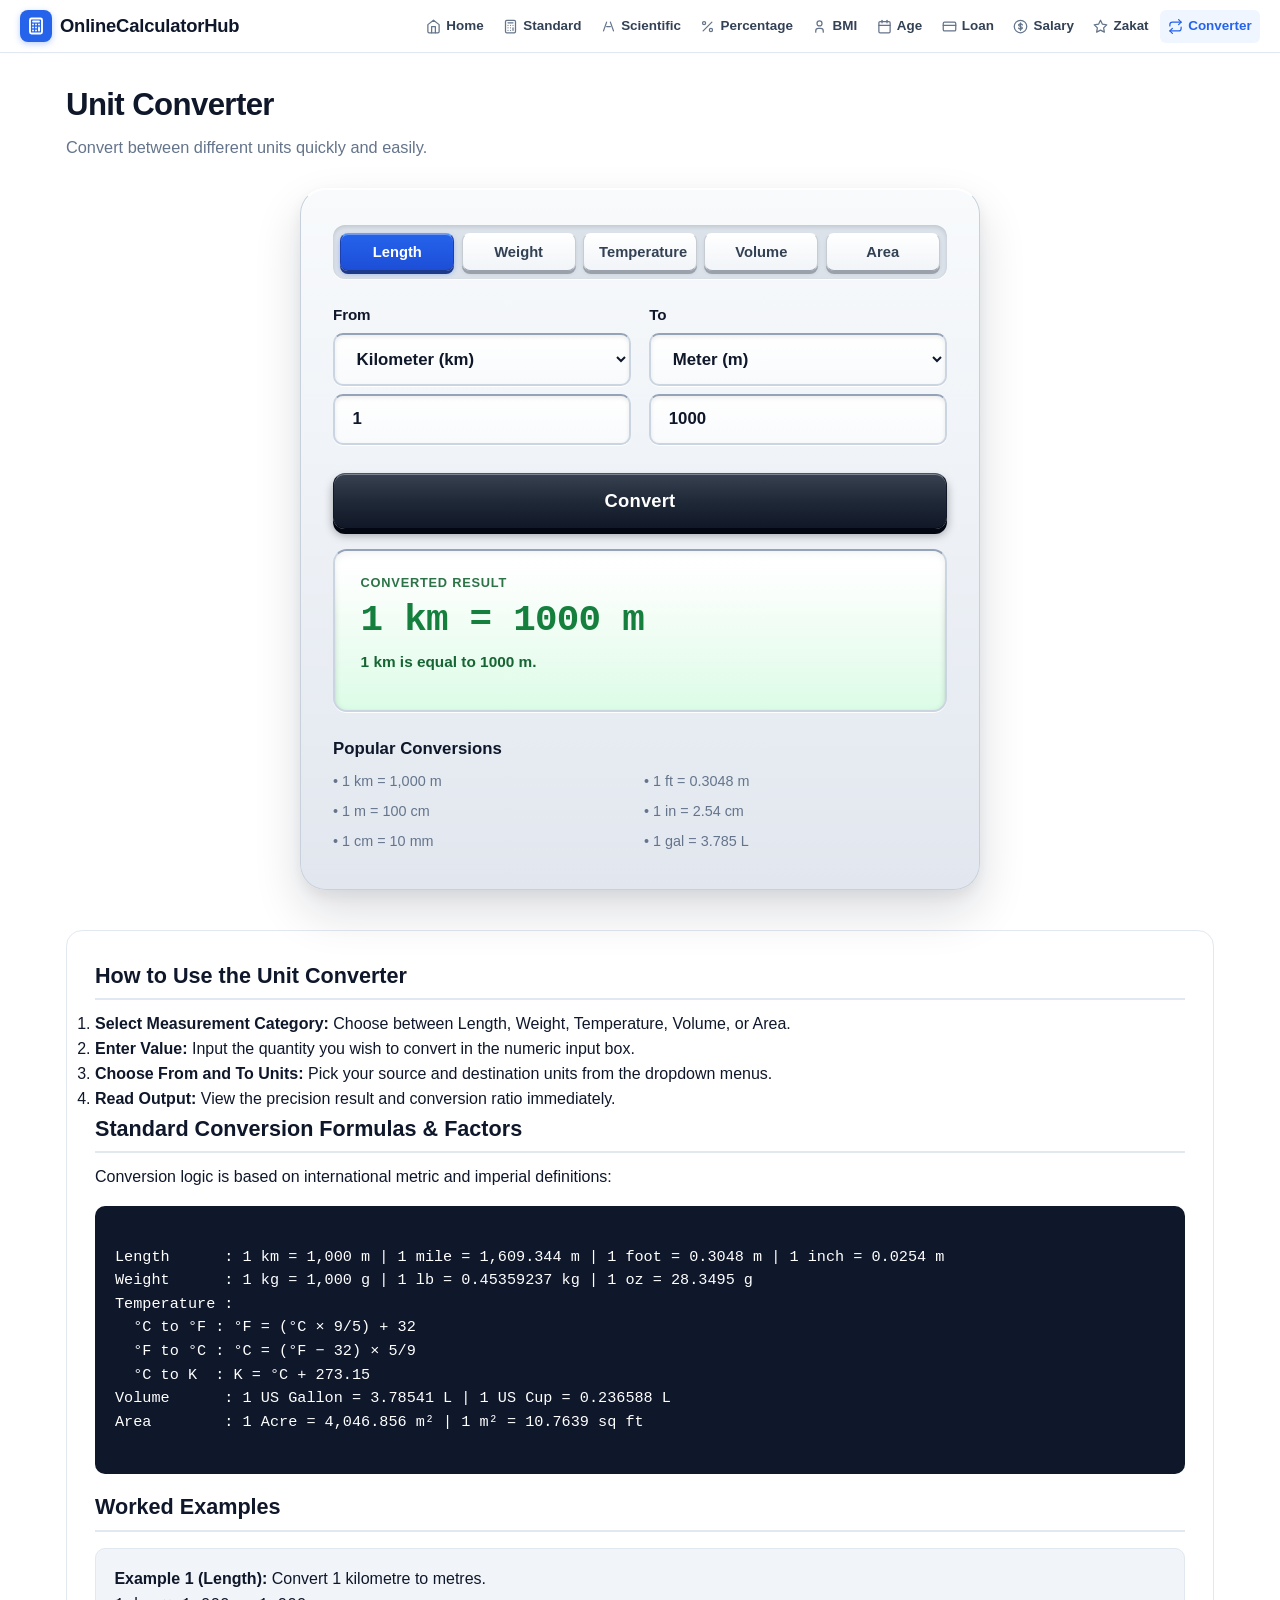
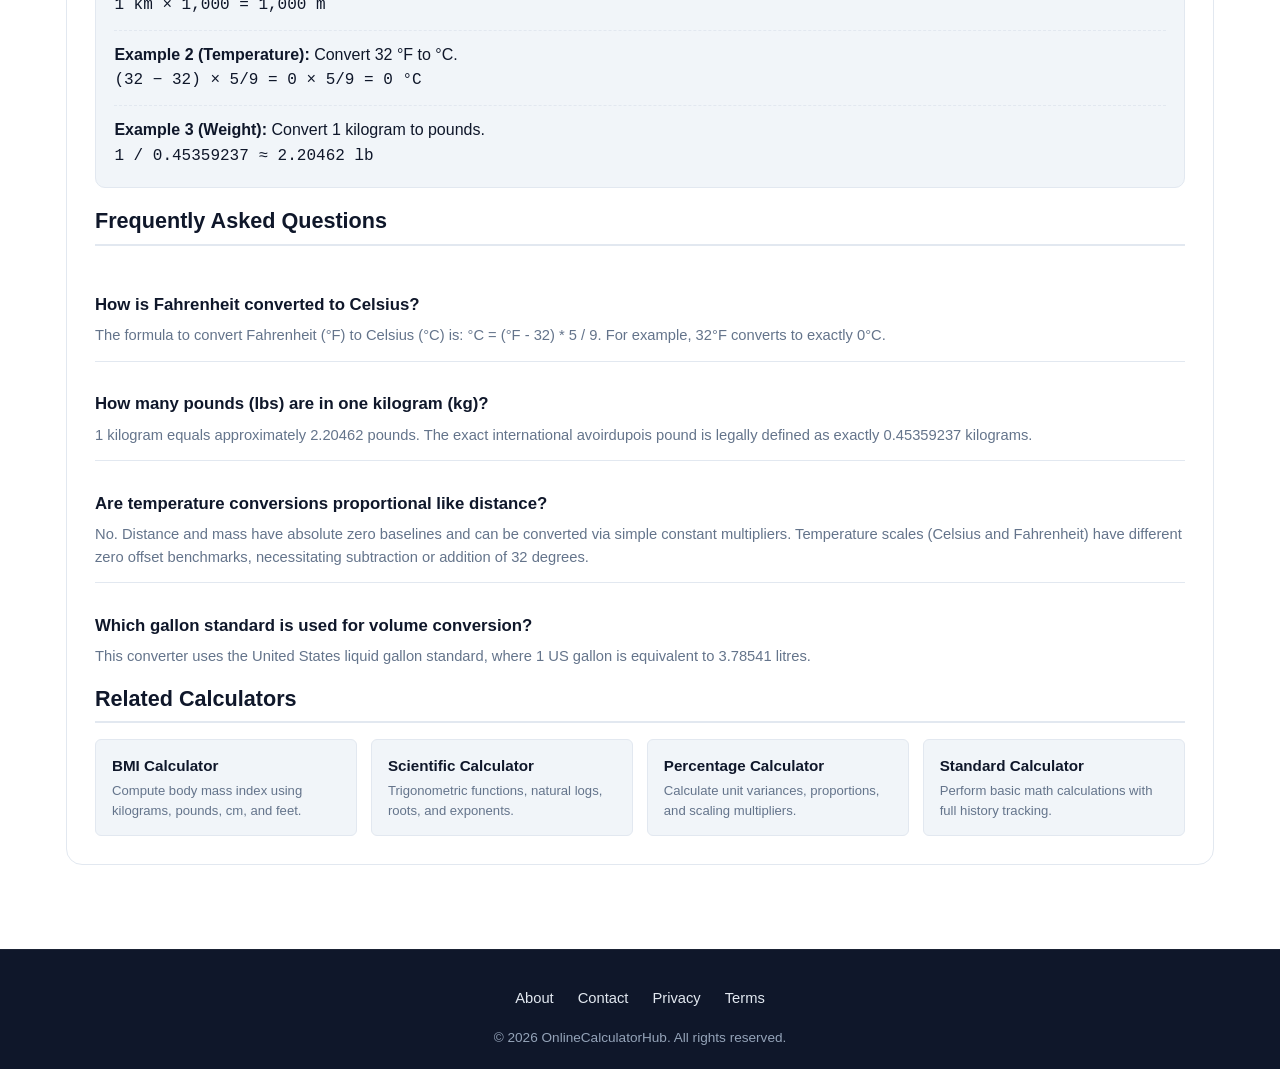
<file: converter.html>
<!DOCTYPE html>
<html lang="en">
<head>
  <meta charset="UTF-8">
  <meta name="viewport" content="width=device-width, initial-scale=1.0">
  <title>Unit Converter - Length, Weight, Temperature &amp; More | OnlineCalculatorHub</title>
  <meta name="description" content="Free online unit converter for length (km, m, cm, mm, mile, yd, ft, in), weight (kg, g, lb, oz), temperature (&deg;C, &deg;F, K), volume, and area with instant precision.">
  <link rel="canonical" href="https://onlinecalculator-hub.vercel.app/converter.html">
  <link rel="icon" type="image/svg+xml" href="data:image/svg+xml,%3Csvg xmlns='http://www.w3.org/2000/svg' viewBox='0 0 24 24' fill='none' stroke='%232563eb' stroke-width='2' stroke-linecap='round' stroke-linejoin='round'%3E%3Crect x='4' y='2' width='16' height='20' rx='2'/%3E%3Cline x1='8' y1='6' x2='16' y2='6'/%3E%3Cline x1='16' y1='14' x2='16' y2='18'/%3E%3Cpath d='M16 10h.01'/%3E%3Cpath d='M12 10h.01'/%3E%3Cpath d='M8 10h.01'/%3E%3Cpath d='M12 14h.01'/%3E%3Cpath d='M8 14h.01'/%3E%3Cpath d='M12 18h.01'/%3E%3Cpath d='M8 18h.01'/%3E%3C/svg%3E">
  <meta property="og:title" content="Unit Converter - Length, Weight, Temperature &amp; More | OnlineCalculatorHub">
  <meta property="og:description" content="Convert instantly between metric and imperial units of length, weight, temperature, volume, and area.">
  <meta property="og:url" content="https://onlinecalculator-hub.vercel.app/converter.html">
  <meta property="og:type" content="website">
  <meta property="og:site_name" content="OnlineCalculatorHub">
  <link rel="stylesheet" href="style.css">
  <script type="application/ld+json">
  {
    "@context": "https://schema.org",
    "@type": "WebApplication",
    "name": "OnlineCalculatorHub Unit Converter",
    "url": "https://onlinecalculator-hub.vercel.app/converter.html",
    "applicationCategory": "UtilityApplication",
    "operatingSystem": "All",
    "browserRequirements": "Requires JavaScript",
    "description": "Comprehensive multi-unit converter for length, weight, volume, temperature, and area dimensions."
  }
  </script>
  <script type="application/ld+json">
  {
    "@context": "https://schema.org",
    "@type": "FAQPage",
    "mainEntity": [
      {
        "@type": "Question",
        "name": "How is Fahrenheit converted to Celsius?",
        "acceptedAnswer": {
          "@type": "Answer",
          "text": "The formula to convert Fahrenheit (&deg;F) to Celsius (&deg;C) is: &deg;C = (&deg;F - 32) * 5 / 9. For example, 32&deg;F converts to exactly 0&deg;C."
        }
      },
      {
        "@type": "Question",
        "name": "How many pounds (lbs) are in one kilogram (kg)?",
        "acceptedAnswer": {
          "@type": "Answer",
          "text": "1 kilogram equals approximately 2.20462 pounds. The exact international avoirdupois pound is legally defined as exactly 0.45359237 kilograms."
        }
      },
      {
        "@type": "Question",
        "name": "Are temperature conversions proportional like distance?",
        "acceptedAnswer": {
          "@type": "Answer",
          "text": "No. Distance and mass have absolute zero baselines and can be converted via simple constant multipliers. Temperature scales (Celsius and Fahrenheit) have different zero offset benchmarks, necessitating subtraction or addition of 32 degrees."
        }
      },
      {
        "@type": "Question",
        "name": "Which gallon standard is used for volume conversion?",
        "acceptedAnswer": {
          "@type": "Answer",
          "text": "This converter uses the United States liquid gallon standard, where 1 US gallon is equivalent to 3.78541 litres."
        }
      }
    ]
  }
  </script>
</head>
<body>
    <header class="site-header">
    <div class="header-inner">
      <a href="index.html" class="brand" aria-label="OnlineCalculatorHub Home">
        <div class="brand-icon">
          <svg viewBox="0 0 24 24" fill="none" stroke="currentColor" stroke-width="2.5" stroke-linecap="round" stroke-linejoin="round">
            <rect x="4" y="2" width="16" height="20" rx="2"></rect>
            <line x1="8" y1="6" x2="16" y2="6"></line>
            <line x1="16" y1="14" x2="16" y2="18"></line>
            <path d="M16 10h.01"></path>
            <path d="M12 10h.01"></path>
            <path d="M8 10h.01"></path>
            <path d="M12 14h.01"></path>
            <path d="M8 14h.01"></path>
            <path d="M12 18h.01"></path>
            <path d="M8 18h.01"></path>
          </svg>
        </div>
        <span class="brand-title">OnlineCalculatorHub</span>
      </a>
      <button class="nav-toggle" aria-label="Toggle navigation menu" aria-expanded="false">
        <span class="nav-toggle-icon"><span></span><span></span><span></span></span>
        <span class="nav-toggle-text">Menu</span>
      </button>
      <nav>
        <ul class="nav-menu">
          <li><a href="index.html"><svg class="nav-icon" viewBox="0 0 24 24" fill="none" stroke="currentColor" stroke-width="2" stroke-linecap="round" stroke-linejoin="round"><path d="M3 9l9-7 9 7v11a2 2 0 0 1-2 2H5a2 2 0 0 1-2-2z"></path><polyline points="9 22 9 12 15 12 15 22"></polyline></svg><span>Home</span></a></li>
          <li><a href="index.html#standard"><svg class="nav-icon" viewBox="0 0 24 24" fill="none" stroke="currentColor" stroke-width="2" stroke-linecap="round" stroke-linejoin="round"><rect x="4" y="2" width="16" height="20" rx="2"></rect><line x1="8" y1="6" x2="16" y2="6"></line><line x1="16" y1="14" x2="16" y2="18"></line><path d="M16 10h.01M12 10h.01M8 10h.01M12 14h.01M8 14h.01M12 18h.01M8 18h.01"></path></svg><span>Standard</span></a></li>
          <li><a href="scientific.html"><svg class="nav-icon" viewBox="0 0 24 24" fill="none" stroke="currentColor" stroke-width="2" stroke-linecap="round" stroke-linejoin="round"><path d="M4 19L9 5M15 5l5 14M9 12h6"></path></svg><span>Scientific</span></a></li>
          <li><a href="percentage.html"><svg class="nav-icon" viewBox="0 0 24 24" fill="none" stroke="currentColor" stroke-width="2" stroke-linecap="round" stroke-linejoin="round"><line x1="19" y1="5" x2="5" y2="19"></line><circle cx="6.5" cy="6.5" r="2.5"></circle><circle cx="17.5" cy="17.5" r="2.5"></circle></svg><span>Percentage</span></a></li>
          <li><a href="bmi.html"><svg class="nav-icon" viewBox="0 0 24 24" fill="none" stroke="currentColor" stroke-width="2" stroke-linecap="round" stroke-linejoin="round"><circle cx="12" cy="7" r="4"></circle><path d="M6 21v-2a4 4 0 0 1 4-4h4a4 4 0 0 1 4 4v2"></path></svg><span>BMI</span></a></li>
          <li><a href="age.html"><svg class="nav-icon" viewBox="0 0 24 24" fill="none" stroke="currentColor" stroke-width="2" stroke-linecap="round" stroke-linejoin="round"><rect x="3" y="4" width="18" height="18" rx="2" ry="2"></rect><line x1="16" y1="2" x2="16" y2="6"></line><line x1="8" y1="2" x2="8" y2="6"></line><line x1="3" y1="10" x2="21" y2="10"></line></svg><span>Age</span></a></li>
          <li><a href="loan.html"><svg class="nav-icon" viewBox="0 0 24 24" fill="none" stroke="currentColor" stroke-width="2" stroke-linecap="round" stroke-linejoin="round"><rect x="2" y="5" width="20" height="14" rx="2"></rect><line x1="2" y1="10" x2="22" y2="10"></line></svg><span>Loan</span></a></li>
          <li><a href="salary.html"><svg class="nav-icon" viewBox="0 0 24 24" fill="none" stroke="currentColor" stroke-width="2" stroke-linecap="round" stroke-linejoin="round"><circle cx="12" cy="12" r="10"></circle><path d="M12 6v12M15 9.5a3.5 3.5 0 0 0-6 0c0 3 6 2 6 5a3.5 3.5 0 0 1-6 0"></path></svg><span>Salary</span></a></li>
          <li><a href="zakat.html"><svg class="nav-icon" viewBox="0 0 24 24" fill="none" stroke="currentColor" stroke-width="2" stroke-linecap="round" stroke-linejoin="round"><path d="M12 2l3.09 6.26L22 9.27l-5 4.87 1.18 6.88L12 17.77l-6.18 3.25L7 14.14 2 9.27l6.91-1.01L12 2z"></path></svg><span>Zakat</span></a></li>
          <li><a href="converter.html"><svg class="nav-icon" viewBox="0 0 24 24" fill="none" stroke="currentColor" stroke-width="2" stroke-linecap="round" stroke-linejoin="round"><polyline points="17 1 21 5 17 9"></polyline><path d="M3 11V9a4 4 0 0 1 4-4h14"></path><polyline points="7 23 3 19 7 15"></polyline><path d="M21 13v2a4 4 0 0 1-4 4H3"></path></svg><span>Converter</span></a></li>
        </ul>
      </nav>
    </div>
  </header>

  <main class="main-wrapper">
    <div class="page-intro">
      <h1>Unit Converter</h1>
      <p class="page-subtitle">Convert between different units quickly and easily.</p>
    </div>

    <!-- Panel 9 Layout matching Reference Image -->
    <section class="tool-card" aria-label="Interactive Multi-Unit Converter">
      <div class="tabs-bar" role="tablist">
        <button type="button" class="tab-pill active" data-cat="length" role="tab">Length</button>
        <button type="button" class="tab-pill" data-cat="weight" role="tab">Weight</button>
        <button type="button" class="tab-pill" data-cat="temperature" role="tab">Temperature</button>
        <button type="button" class="tab-pill" data-cat="volume" role="tab">Volume</button>
        <button type="button" class="tab-pill" data-cat="area" role="tab">Area</button>
      </div>

      <div class="form-grid-2">
        <div class="form-group" style="margin-bottom: 0;">
          <label for="unitFrom">From</label>
          <select class="select-field" id="unitFrom" style="margin-bottom: 0.5rem;"></select>
          <input type="number" step="any" class="input-field" id="convertValue" value="1" placeholder="Value">
        </div>
        <div class="form-group" style="margin-bottom: 0;">
          <label for="unitTo">To</label>
          <select class="select-field" id="unitTo" style="margin-bottom: 0.5rem;"></select>
          <input type="text" class="input-field" id="convertedResultInput" value="1000" readonly style="background-color: var(--surface-alt);">
        </div>
      </div>

      <button type="button" class="btn-primary" id="convertBtn" style="margin-bottom: 1.25rem;">Convert</button>

      <!-- GREEN Result Box matching Panel 9 in Reference Image -->
      <div class="result-box-green">
        <div class="result-tag" style="color: var(--green-text);">Converted Result</div>
        <div class="result-main" style="color: var(--green-bold);" id="convertedMainValue">1 km = 1,000 m</div>
        <p class="result-sub" id="convertSummaryLine" style="color: var(--green-text);">1 km is equal to 1,000 m.</p>
      </div>

      <!-- Popular Conversions List matching Panel 9 in Reference Image -->
      <h3 style="margin-top: 1.5rem; font-size: 1.05rem; font-weight: 700;">Popular Conversions</h3>
      <div class="form-grid-2" style="margin-top: 0.5rem; margin-bottom: 0; font-size: 0.9rem; color: var(--text-muted); gap: 0.5rem;">
        <div>&bull; 1 km = 1,000 m</div>
        <div>&bull; 1 ft = 0.3048 m</div>
        <div>&bull; 1 m = 100 cm</div>
        <div>&bull; 1 in = 2.54 cm</div>
        <div>&bull; 1 cm = 10 mm</div>
        <div>&bull; 1 gal = 3.785 L</div>
      </div>
    </section>

    <!-- Content & SEO Sections -->
    <article class="info-section">
      <h2>How to Use the Unit Converter</h2>
      <ol>
        <li><strong>Select Measurement Category:</strong> Choose between Length, Weight, Temperature, Volume, or Area.</li>
        <li><strong>Enter Value:</strong> Input the quantity you wish to convert in the numeric input box.</li>
        <li><strong>Choose From and To Units:</strong> Pick your source and destination units from the dropdown menus.</li>
        <li><strong>Read Output:</strong> View the precision result and conversion ratio immediately.</li>
      </ol>

      <h2>Standard Conversion Formulas &amp; Factors</h2>
      <p>Conversion logic is based on international metric and imperial definitions:</p>
      <div class="formula-display">
Length      : 1 km = 1,000 m | 1 mile = 1,609.344 m | 1 foot = 0.3048 m | 1 inch = 0.0254 m
Weight      : 1 kg = 1,000 g | 1 lb = 0.45359237 kg | 1 oz = 28.3495 g
Temperature :
  &deg;C to &deg;F : &deg;F = (&deg;C &times; 9/5) + 32
  &deg;F to &deg;C : &deg;C = (&deg;F &minus; 32) &times; 5/9
  &deg;C to K  : K = &deg;C + 273.15
Volume      : 1 US Gallon = 3.78541 L | 1 US Cup = 0.236588 L
Area        : 1 Acre = 4,046.856 m&sup2; | 1 m&sup2; = 10.7639 sq ft
      </div>

      <h2>Worked Examples</h2>
      <div class="example-box">
        <p><strong>Example 1 (Length):</strong> Convert 1 kilometre to metres.</p>
        <p><code>1 km &times; 1,000 = 1,000 m</code></p>
        <hr style="margin: 0.75rem 0; border: none; border-top: 1px dashed var(--border);">
        <p><strong>Example 2 (Temperature):</strong> Convert 32 &deg;F to &deg;C.</p>
        <p><code>(32 &minus; 32) &times; 5/9 = 0 &times; 5/9 = 0 &deg;C</code></p>
        <hr style="margin: 0.75rem 0; border: none; border-top: 1px dashed var(--border);">
        <p><strong>Example 3 (Weight):</strong> Convert 1 kilogram to pounds.</p>
        <p><code>1 / 0.45359237 &approx; 2.20462 lb</code></p>
      </div>

      <h2>Frequently Asked Questions</h2>
      <div class="faq-wrap">
        <div class="faq-node">
          <h3 class="faq-q">How is Fahrenheit converted to Celsius?</h3>
          <p class="faq-a">The formula to convert Fahrenheit (&deg;F) to Celsius (&deg;C) is: &deg;C = (&deg;F - 32) * 5 / 9. For example, 32&deg;F converts to exactly 0&deg;C.</p>
        </div>
        <div class="faq-node">
          <h3 class="faq-q">How many pounds (lbs) are in one kilogram (kg)?</h3>
          <p class="faq-a">1 kilogram equals approximately 2.20462 pounds. The exact international avoirdupois pound is legally defined as exactly 0.45359237 kilograms.</p>
        </div>
        <div class="faq-node">
          <h3 class="faq-q">Are temperature conversions proportional like distance?</h3>
          <p class="faq-a">No. Distance and mass have absolute zero baselines and can be converted via simple constant multipliers. Temperature scales (Celsius and Fahrenheit) have different zero offset benchmarks, necessitating subtraction or addition of 32 degrees.</p>
        </div>
        <div class="faq-node">
          <h3 class="faq-q">Which gallon standard is used for volume conversion?</h3>
          <p class="faq-a">This converter uses the United States liquid gallon standard, where 1 US gallon is equivalent to 3.78541 litres.</p>
        </div>
      </div>

      <h2>Related Calculators</h2>
      <div class="related-list">
        <a href="bmi.html" class="related-pill">
          <div class="related-pill-title">BMI Calculator</div>
          <div class="related-pill-desc">Compute body mass index using kilograms, pounds, cm, and feet.</div>
        </a>
        <a href="scientific.html" class="related-pill">
          <div class="related-pill-title">Scientific Calculator</div>
          <div class="related-pill-desc">Trigonometric functions, natural logs, roots, and exponents.</div>
        </a>
        <a href="percentage.html" class="related-pill">
          <div class="related-pill-title">Percentage Calculator</div>
          <div class="related-pill-desc">Calculate unit variances, proportions, and scaling multipliers.</div>
        </a>
        <a href="index.html#standard" class="related-pill">
          <div class="related-pill-title">Standard Calculator</div>
          <div class="related-pill-desc">Perform basic math calculations with full history tracking.</div>
        </a>
      </div>
    </article>
  </main>

  <footer class="site-footer">
    <div class="footer-container">
      <ul class="footer-nav">
        <li><a href="about.html">About</a></li>
        <li><a href="contact.html">Contact</a></li>
        <li><a href="privacy.html">Privacy</a></li>
        <li><a href="terms.html">Terms</a></li>
      </ul>
      <p class="footer-copy">&copy; 2026 OnlineCalculatorHub. All rights reserved.</p>
    </div>
  </footer>

  <script src="script.js"></script>
  <script>
    (function () {
      var categoryTabs = document.querySelectorAll('.tabs-bar .tab-pill');
      var convertValue = document.getElementById('convertValue');
      var unitFrom = document.getElementById('unitFrom');
      var unitTo = document.getElementById('unitTo');
      var convertBtn = document.getElementById('convertBtn');
      var convertedInput = document.getElementById('convertedResultInput');

      var currentCat = 'length';

      var UNITS = {
        length: {
          name: 'Length',
          items: [
            { id: 'km', name: 'Kilometer (km)', toBase: 1000 },
            { id: 'm', name: 'Meter (m)', toBase: 1 },
            { id: 'cm', name: 'Centimeter (cm)', toBase: 0.01 },
            { id: 'mm', name: 'Millimeter (mm)', toBase: 0.001 },
            { id: 'mile', name: 'Mile (mi)', toBase: 1609.344 },
            { id: 'yard', name: 'Yard (yd)', toBase: 0.9144 },
            { id: 'foot', name: 'Foot (ft)', toBase: 0.3048 },
            { id: 'inch', name: 'Inch (in)', toBase: 0.0254 }
          ],
          defaultFrom: 'km',
          defaultTo: 'm'
        },
        weight: {
          name: 'Weight',
          items: [
            { id: 'kg', name: 'Kilogram (kg)', toBase: 1 },
            { id: 'g', name: 'Gram (g)', toBase: 0.001 },
            { id: 'lb', name: 'Pound (lb)', toBase: 0.45359237 },
            { id: 'oz', name: 'Ounce (oz)', toBase: 0.028349523125 }
          ],
          defaultFrom: 'kg',
          defaultTo: 'lb'
        },
        temperature: {
          name: 'Temperature',
          items: [
            { id: 'C', name: 'Celsius (\u00B0C)' },
            { id: 'F', name: 'Fahrenheit (\u00B0F)' },
            { id: 'K', name: 'Kelvin (K)' }
          ],
          defaultFrom: 'F',
          defaultTo: 'C'
        },
        volume: {
          name: 'Volume',
          items: [
            { id: 'litre', name: 'Litre (L)', toBase: 1 },
            { id: 'ml', name: 'Millilitre (mL)', toBase: 0.001 },
            { id: 'gallon', name: 'US Gallon (gal)', toBase: 3.785411784 },
            { id: 'cup', name: 'US Cup', toBase: 0.2365882365 }
          ],
          defaultFrom: 'gallon',
          defaultTo: 'litre'
        },
        area: {
          name: 'Area',
          items: [
            { id: 'sq_m', name: 'Square Metre (m\u00B2)', toBase: 1 },
            { id: 'sq_ft', name: 'Square Foot (ft\u00B2)', toBase: 0.09290304 },
            { id: 'acre', name: 'Acre', toBase: 4046.8564224 }
          ],
          defaultFrom: 'acre',
          defaultTo: 'sq_m'
        }
      };

      function populateDropdowns(catKey) {
        var cat = UNITS[catKey];
        var fromOpts = '';
        var toOpts = '';

        cat.items.forEach(function (u) {
          var selFrom = u.id === cat.defaultFrom ? ' selected' : '';
          var selTo = u.id === cat.defaultTo ? ' selected' : '';
          fromOpts += '<option value="' + u.id + '"' + selFrom + '>' + u.name + '</option>';
          toOpts += '<option value="' + u.id + '"' + selTo + '>' + u.name + '</option>';
        });

        unitFrom.innerHTML = fromOpts;
        unitTo.innerHTML = toOpts;
      }

      function convert() {
        var val = parseFloat(convertValue.value);
        if (isNaN(val)) return;

        var fromId = unitFrom.value;
        var toId = unitTo.value;
        var cat = UNITS[currentCat];
        var res = 0;

        if (currentCat === 'temperature') {
          var inC = 0;
          if (fromId === 'C') inC = val;
          else if (fromId === 'F') inC = (val - 32) * 5 / 9;
          else if (fromId === 'K') inC = val - 273.15;

          if (toId === 'C') res = inC;
          else if (toId === 'F') res = (inC * 9 / 5) + 32;
          else if (toId === 'K') res = inC + 273.15;

          var rounded = Number(Math.round(res + 'e+5') + 'e-5');
          convertedInput.value = rounded;
          document.getElementById('convertedMainValue').textContent = val + ' \u00B0' + fromId + ' = ' + rounded + ' \u00B0' + toId;
          document.getElementById('convertSummaryLine').textContent = val + ' \u00B0' + fromId + ' converts directly to ' + rounded + ' \u00B0' + toId + '.';
          return;
        }

        var fromUnit = cat.items.find(function (i) { return i.id === fromId; });
        var toUnit = cat.items.find(function (i) { return i.id === toId; });

        var inBase = val * fromUnit.toBase;
        res = inBase / toUnit.toBase;

        var cleanRes = Number(Math.round(res + 'e+5') + 'e-5');
        convertedInput.value = cleanRes;
        document.getElementById('convertedMainValue').textContent = val + ' ' + fromId + ' = ' + cleanRes + ' ' + toId;
        document.getElementById('convertSummaryLine').textContent = val + ' ' + fromId + ' is equal to ' + cleanRes + ' ' + toId + '.';
      }

      categoryTabs.forEach(function (tab) {
        tab.addEventListener('click', function () {
          categoryTabs.forEach(function (t) { t.classList.remove('active'); });
          tab.classList.add('active');
          currentCat = tab.getAttribute('data-cat');
          populateDropdowns(currentCat);
          convert();
        });
      });

      [convertValue, unitFrom, unitTo].forEach(function (el) {
        el.addEventListener('input', convert);
        el.addEventListener('change', convert);
      });
      convertBtn.addEventListener('click', convert);

      populateDropdowns('length');
      convert();
    })();
  </script>
</body>
</html>
</file>
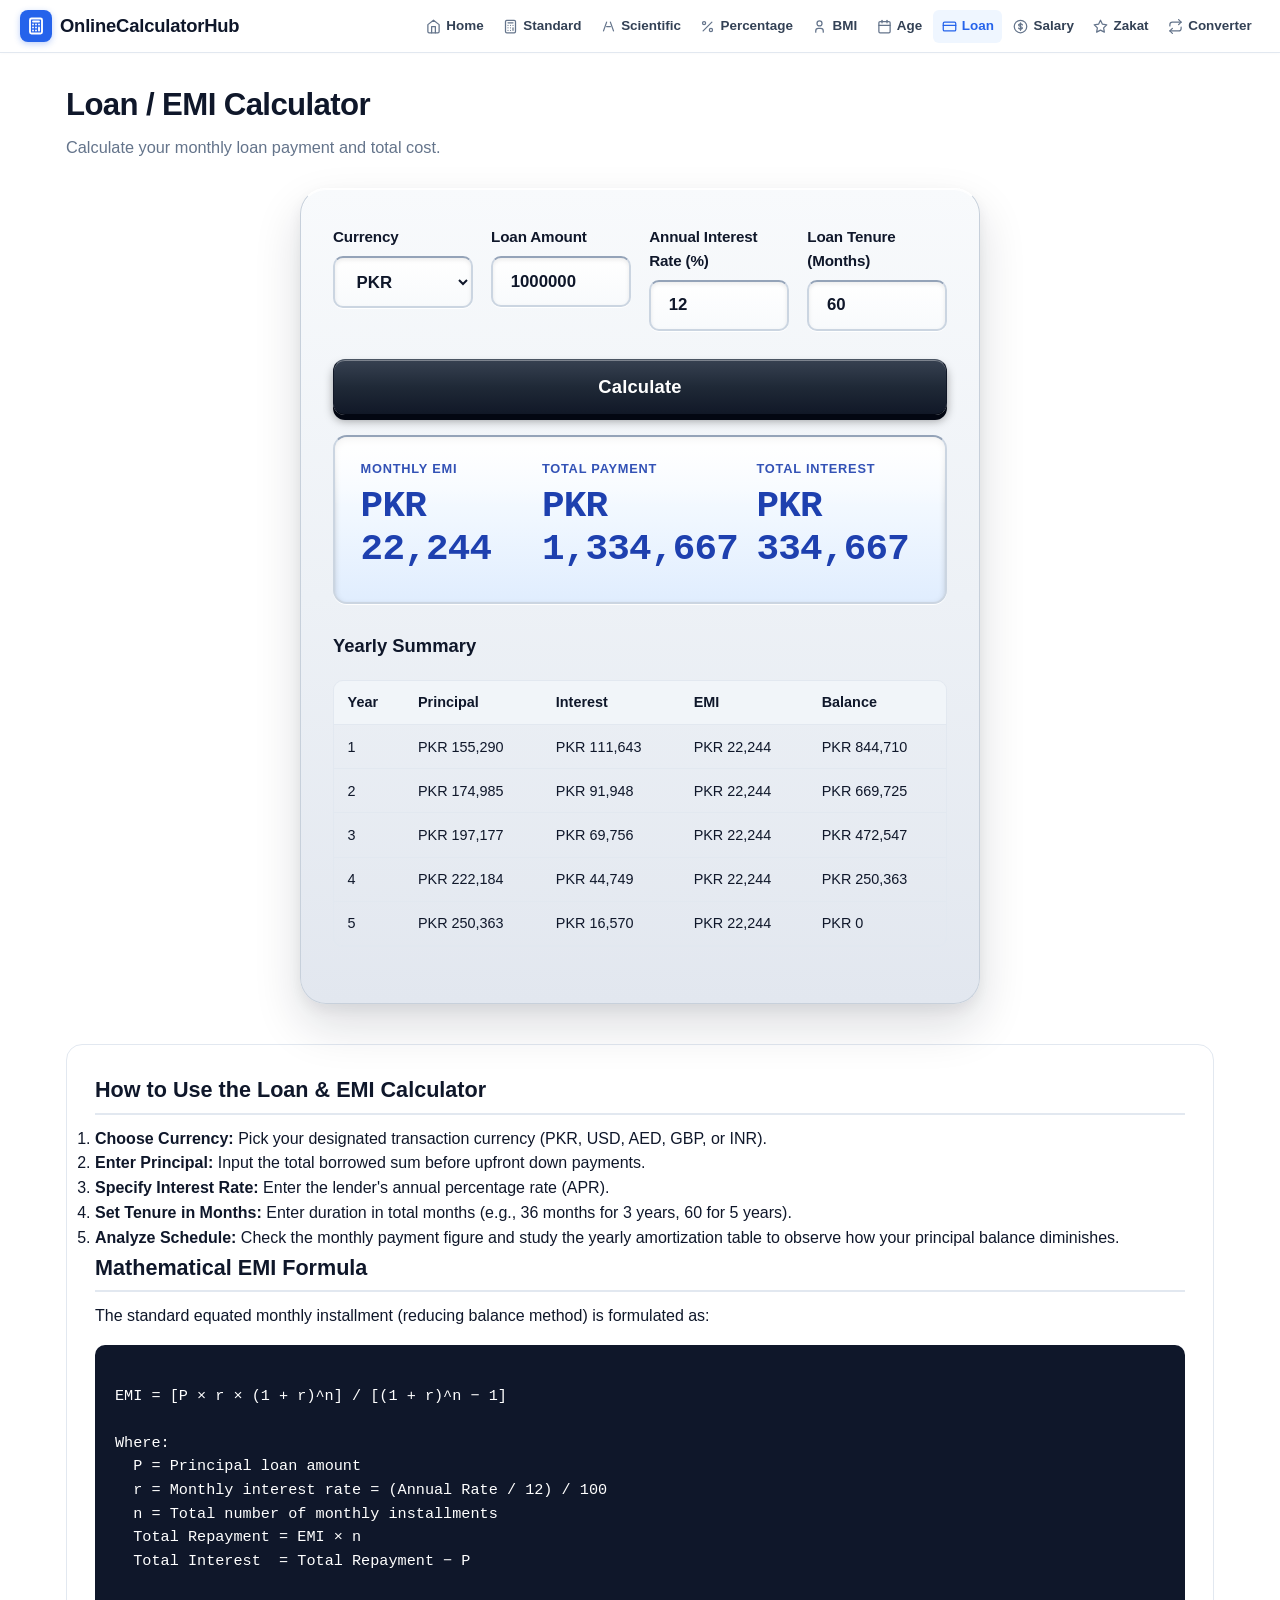
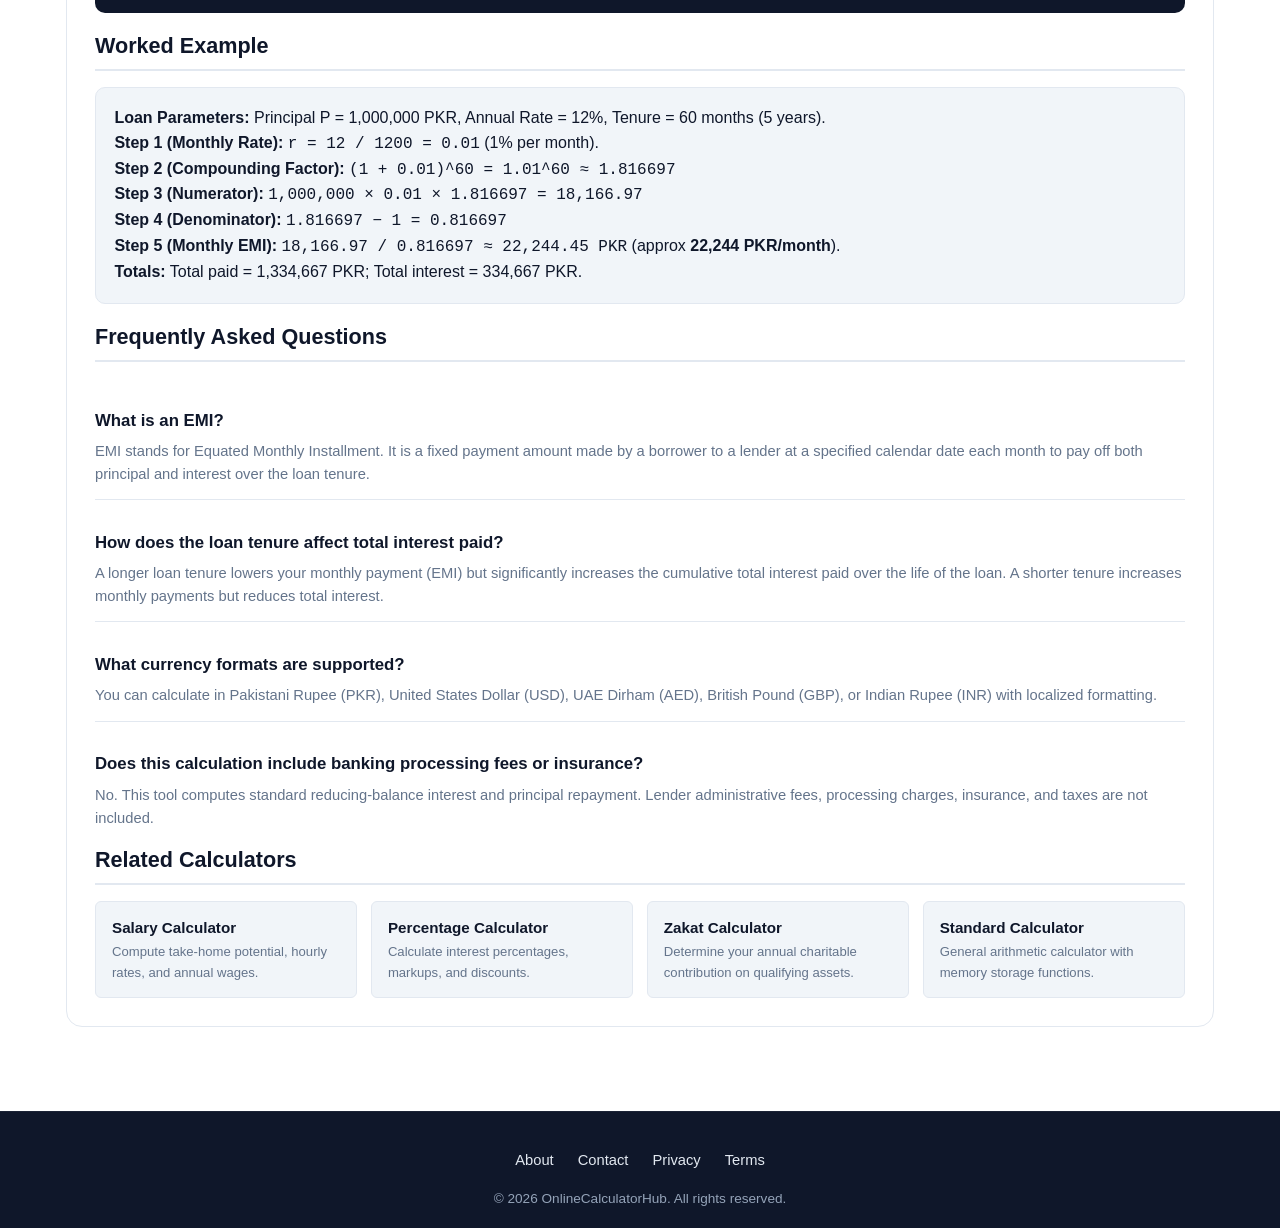
<file: loan.html>
<!DOCTYPE html>
<html lang="en">
<head>
  <meta charset="UTF-8">
  <meta name="viewport" content="width=device-width, initial-scale=1.0">
  <title>Loan &amp; EMI Calculator - Monthly Payment &amp; Amortization | OnlineCalculatorHub</title>
  <meta name="description" content="Calculate monthly loan payments (EMI), total interest, and annual amortization schedules. Multi-currency support for PKR, USD, AED, GBP, and INR.">
  <link rel="canonical" href="https://onlinecalculator-hub.vercel.app/loan.html">
  <link rel="icon" type="image/svg+xml" href="data:image/svg+xml,%3Csvg xmlns='http://www.w3.org/2000/svg' viewBox='0 0 24 24' fill='none' stroke='%232563eb' stroke-width='2' stroke-linecap='round' stroke-linejoin='round'%3E%3Crect x='4' y='2' width='16' height='20' rx='2'/%3E%3Cline x1='8' y1='6' x2='16' y2='6'/%3E%3Cline x1='16' y1='14' x2='16' y2='18'/%3E%3Cpath d='M16 10h.01'/%3E%3Cpath d='M12 10h.01'/%3E%3Cpath d='M8 10h.01'/%3E%3Cpath d='M12 14h.01'/%3E%3Cpath d='M8 14h.01'/%3E%3Cpath d='M12 18h.01'/%3E%3Cpath d='M8 18h.01'/%3E%3C/svg%3E">
  <meta property="og:title" content="Loan &amp; EMI Calculator - Monthly Payment &amp; Amortization | OnlineCalculatorHub">
  <meta property="og:description" content="Calculate exact EMI, total interest, and yearly amortization across PKR, USD, AED, GBP, and INR.">
  <meta property="og:url" content="https://onlinecalculator-hub.vercel.app/loan.html">
  <meta property="og:type" content="website">
  <meta property="og:site_name" content="OnlineCalculatorHub">
  <link rel="stylesheet" href="style.css">
  <script type="application/ld+json">
  {
    "@context": "https://schema.org",
    "@type": "WebApplication",
    "name": "OnlineCalculatorHub Loan EMI Calculator",
    "url": "https://onlinecalculator-hub.vercel.app/loan.html",
    "applicationCategory": "FinanceApplication",
    "operatingSystem": "All",
    "browserRequirements": "Requires JavaScript",
    "description": "Calculates equated monthly installments (EMI), interest totals, and annual repayment schedules for personal, auto, and home loans."
  }
  </script>
  <script type="application/ld+json">
  {
    "@context": "https://schema.org",
    "@type": "FAQPage",
    "mainEntity": [
      {
        "@type": "Question",
        "name": "What is an EMI?",
        "acceptedAnswer": {
          "@type": "Answer",
          "text": "EMI stands for Equated Monthly Installment. It is a fixed payment amount made by a borrower to a lender at a specified calendar date each month to pay off both principal and interest over the loan tenure."
        }
      },
      {
        "@type": "Question",
        "name": "How does the loan tenure affect total interest paid?",
        "acceptedAnswer": {
          "@type": "Answer",
          "text": "A longer loan tenure lowers your monthly payment (EMI) but significantly increases the cumulative total interest paid over the life of the loan. A shorter tenure increases monthly payments but reduces total interest."
        }
      },
      {
        "@type": "Question",
        "name": "What currency formats are supported?",
        "acceptedAnswer": {
          "@type": "Answer",
          "text": "You can calculate in Pakistani Rupee (PKR), United States Dollar (USD), UAE Dirham (AED), British Pound (GBP), or Indian Rupee (INR) with localized formatting."
        }
      },
      {
        "@type": "Question",
        "name": "Does this calculation include banking processing fees or insurance?",
        "acceptedAnswer": {
          "@type": "Answer",
          "text": "No. This tool computes standard reducing-balance interest and principal repayment. Lender administrative fees, processing charges, insurance, and taxes are not included."
        }
      }
    ]
  }
  </script>
</head>
<body>
    <header class="site-header">
    <div class="header-inner">
      <a href="index.html" class="brand" aria-label="OnlineCalculatorHub Home">
        <div class="brand-icon">
          <svg viewBox="0 0 24 24" fill="none" stroke="currentColor" stroke-width="2.5" stroke-linecap="round" stroke-linejoin="round">
            <rect x="4" y="2" width="16" height="20" rx="2"></rect>
            <line x1="8" y1="6" x2="16" y2="6"></line>
            <line x1="16" y1="14" x2="16" y2="18"></line>
            <path d="M16 10h.01"></path>
            <path d="M12 10h.01"></path>
            <path d="M8 10h.01"></path>
            <path d="M12 14h.01"></path>
            <path d="M8 14h.01"></path>
            <path d="M12 18h.01"></path>
            <path d="M8 18h.01"></path>
          </svg>
        </div>
        <span class="brand-title">OnlineCalculatorHub</span>
      </a>
      <button class="nav-toggle" aria-label="Toggle navigation menu" aria-expanded="false">
        <span class="nav-toggle-icon"><span></span><span></span><span></span></span>
        <span class="nav-toggle-text">Menu</span>
      </button>
      <nav>
        <ul class="nav-menu">
          <li><a href="index.html"><svg class="nav-icon" viewBox="0 0 24 24" fill="none" stroke="currentColor" stroke-width="2" stroke-linecap="round" stroke-linejoin="round"><path d="M3 9l9-7 9 7v11a2 2 0 0 1-2 2H5a2 2 0 0 1-2-2z"></path><polyline points="9 22 9 12 15 12 15 22"></polyline></svg><span>Home</span></a></li>
          <li><a href="index.html#standard"><svg class="nav-icon" viewBox="0 0 24 24" fill="none" stroke="currentColor" stroke-width="2" stroke-linecap="round" stroke-linejoin="round"><rect x="4" y="2" width="16" height="20" rx="2"></rect><line x1="8" y1="6" x2="16" y2="6"></line><line x1="16" y1="14" x2="16" y2="18"></line><path d="M16 10h.01M12 10h.01M8 10h.01M12 14h.01M8 14h.01M12 18h.01M8 18h.01"></path></svg><span>Standard</span></a></li>
          <li><a href="scientific.html"><svg class="nav-icon" viewBox="0 0 24 24" fill="none" stroke="currentColor" stroke-width="2" stroke-linecap="round" stroke-linejoin="round"><path d="M4 19L9 5M15 5l5 14M9 12h6"></path></svg><span>Scientific</span></a></li>
          <li><a href="percentage.html"><svg class="nav-icon" viewBox="0 0 24 24" fill="none" stroke="currentColor" stroke-width="2" stroke-linecap="round" stroke-linejoin="round"><line x1="19" y1="5" x2="5" y2="19"></line><circle cx="6.5" cy="6.5" r="2.5"></circle><circle cx="17.5" cy="17.5" r="2.5"></circle></svg><span>Percentage</span></a></li>
          <li><a href="bmi.html"><svg class="nav-icon" viewBox="0 0 24 24" fill="none" stroke="currentColor" stroke-width="2" stroke-linecap="round" stroke-linejoin="round"><circle cx="12" cy="7" r="4"></circle><path d="M6 21v-2a4 4 0 0 1 4-4h4a4 4 0 0 1 4 4v2"></path></svg><span>BMI</span></a></li>
          <li><a href="age.html"><svg class="nav-icon" viewBox="0 0 24 24" fill="none" stroke="currentColor" stroke-width="2" stroke-linecap="round" stroke-linejoin="round"><rect x="3" y="4" width="18" height="18" rx="2" ry="2"></rect><line x1="16" y1="2" x2="16" y2="6"></line><line x1="8" y1="2" x2="8" y2="6"></line><line x1="3" y1="10" x2="21" y2="10"></line></svg><span>Age</span></a></li>
          <li><a href="loan.html"><svg class="nav-icon" viewBox="0 0 24 24" fill="none" stroke="currentColor" stroke-width="2" stroke-linecap="round" stroke-linejoin="round"><rect x="2" y="5" width="20" height="14" rx="2"></rect><line x1="2" y1="10" x2="22" y2="10"></line></svg><span>Loan</span></a></li>
          <li><a href="salary.html"><svg class="nav-icon" viewBox="0 0 24 24" fill="none" stroke="currentColor" stroke-width="2" stroke-linecap="round" stroke-linejoin="round"><circle cx="12" cy="12" r="10"></circle><path d="M12 6v12M15 9.5a3.5 3.5 0 0 0-6 0c0 3 6 2 6 5a3.5 3.5 0 0 1-6 0"></path></svg><span>Salary</span></a></li>
          <li><a href="zakat.html"><svg class="nav-icon" viewBox="0 0 24 24" fill="none" stroke="currentColor" stroke-width="2" stroke-linecap="round" stroke-linejoin="round"><path d="M12 2l3.09 6.26L22 9.27l-5 4.87 1.18 6.88L12 17.77l-6.18 3.25L7 14.14 2 9.27l6.91-1.01L12 2z"></path></svg><span>Zakat</span></a></li>
          <li><a href="converter.html"><svg class="nav-icon" viewBox="0 0 24 24" fill="none" stroke="currentColor" stroke-width="2" stroke-linecap="round" stroke-linejoin="round"><polyline points="17 1 21 5 17 9"></polyline><path d="M3 11V9a4 4 0 0 1 4-4h14"></path><polyline points="7 23 3 19 7 15"></polyline><path d="M21 13v2a4 4 0 0 1-4 4H3"></path></svg><span>Converter</span></a></li>
        </ul>
      </nav>
    </div>
  </header>

  <main class="main-wrapper">
    <div class="page-intro">
      <h1>Loan / EMI Calculator</h1>
      <p class="page-subtitle">Calculate your monthly loan payment and total cost.</p>
    </div>

    <!-- Panel 6 Layout matching Reference Image -->
    <section class="tool-card" aria-label="Interactive Loan EMI Calculator">
      <div class="form-grid-4">
        <div class="form-group" style="margin-bottom: 0;">
          <label for="currencySelect">Currency</label>
          <select class="select-field" id="currencySelect">
            <option value="PKR" selected>PKR</option>
            <option value="USD">USD</option>
            <option value="AED">AED</option>
            <option value="GBP">GBP</option>
            <option value="INR">INR</option>
          </select>
        </div>
        <div class="form-group" style="margin-bottom: 0;">
          <label for="loanAmount">Loan Amount</label>
          <input type="number" step="any" class="input-field" id="loanAmount" value="1000000" placeholder="1000000">
        </div>
        <div class="form-group" style="margin-bottom: 0;">
          <label for="interestRate">Annual Interest Rate (%)</label>
          <input type="number" step="0.01" class="input-field" id="interestRate" value="12" placeholder="12">
        </div>
        <div class="form-group" style="margin-bottom: 0;">
          <label for="loanTenureMonths">Loan Tenure (Months)</label>
          <input type="number" step="1" class="input-field" id="loanTenureMonths" value="60" placeholder="60">
        </div>
      </div>

      <button type="button" class="btn-primary" id="calculateLoanBtn" style="margin-bottom: 1.25rem;">Calculate</button>

      <!-- Result Card: Light Blue matching Panel 6 -->
      <div class="result-box-blue">
        <div class="result-stats-grid">
          <div>
            <div class="result-tag">Monthly EMI</div>
            <div class="result-main" id="monthlyEmiDisplay">PKR 22,244</div>
          </div>
          <div>
            <div class="result-tag">Total Payment</div>
            <div class="result-main" id="summaryTotalPayment">PKR 1,334,667</div>
          </div>
          <div>
            <div class="result-tag">Total Interest</div>
            <div class="result-main" id="summaryInterest">PKR 334,667</div>
          </div>
        </div>
      </div>

      <!-- Yearly Summary Table matching Panel 6 in Reference Image -->
      <h3 style="margin-top: 1.75rem; font-size: 1.15rem; font-weight: 700;">Yearly Summary</h3>
      <div class="table-responsive">
        <table class="calc-table" id="amortizationTable">
          <thead>
            <tr>
              <th>Year</th>
              <th>Principal</th>
              <th>Interest</th>
              <th>EMI</th>
              <th>Balance</th>
            </tr>
          </thead>
          <tbody id="amortizationTableBody">
            <!-- Rendered dynamically -->
          </tbody>
        </table>
      </div>
    </section>

    <!-- Content & SEO Sections -->
    <article class="info-section">
      <h2>How to Use the Loan &amp; EMI Calculator</h2>
      <ol>
        <li><strong>Choose Currency:</strong> Pick your designated transaction currency (PKR, USD, AED, GBP, or INR).</li>
        <li><strong>Enter Principal:</strong> Input the total borrowed sum before upfront down payments.</li>
        <li><strong>Specify Interest Rate:</strong> Enter the lender's annual percentage rate (APR).</li>
        <li><strong>Set Tenure in Months:</strong> Enter duration in total months (e.g., 36 months for 3 years, 60 for 5 years).</li>
        <li><strong>Analyze Schedule:</strong> Check the monthly payment figure and study the yearly amortization table to observe how your principal balance diminishes.</li>
      </ol>

      <h2>Mathematical EMI Formula</h2>
      <p>The standard equated monthly installment (reducing balance method) is formulated as:</p>
      <div class="formula-display">
EMI = [P &times; r &times; (1 + r)^n] / [(1 + r)^n &minus; 1]

Where:
  P = Principal loan amount
  r = Monthly interest rate = (Annual Rate / 12) / 100
  n = Total number of monthly installments
  Total Repayment = EMI &times; n
  Total Interest  = Total Repayment &minus; P
      </div>

      <h2>Worked Example</h2>
      <div class="example-box">
        <p><strong>Loan Parameters:</strong> Principal P = 1,000,000 PKR, Annual Rate = 12%, Tenure = 60 months (5 years).</p>
        <p><strong>Step 1 (Monthly Rate):</strong> <code>r = 12 / 1200 = 0.01</code> (1% per month).</p>
        <p><strong>Step 2 (Compounding Factor):</strong> <code>(1 + 0.01)^60 = 1.01^60 &approx; 1.816697</code></p>
        <p><strong>Step 3 (Numerator):</strong> <code>1,000,000 &times; 0.01 &times; 1.816697 = 18,166.97</code></p>
        <p><strong>Step 4 (Denominator):</strong> <code>1.816697 &minus; 1 = 0.816697</code></p>
        <p><strong>Step 5 (Monthly EMI):</strong> <code>18,166.97 / 0.816697 &approx; 22,244.45 PKR</code> (approx <strong>22,244 PKR/month</strong>).</p>
        <p><strong>Totals:</strong> Total paid = 1,334,667 PKR; Total interest = 334,667 PKR.</p>
      </div>

      <h2>Frequently Asked Questions</h2>
      <div class="faq-wrap">
        <div class="faq-node">
          <h3 class="faq-q">What is an EMI?</h3>
          <p class="faq-a">EMI stands for Equated Monthly Installment. It is a fixed payment amount made by a borrower to a lender at a specified calendar date each month to pay off both principal and interest over the loan tenure.</p>
        </div>
        <div class="faq-node">
          <h3 class="faq-q">How does the loan tenure affect total interest paid?</h3>
          <p class="faq-a">A longer loan tenure lowers your monthly payment (EMI) but significantly increases the cumulative total interest paid over the life of the loan. A shorter tenure increases monthly payments but reduces total interest.</p>
        </div>
        <div class="faq-node">
          <h3 class="faq-q">What currency formats are supported?</h3>
          <p class="faq-a">You can calculate in Pakistani Rupee (PKR), United States Dollar (USD), UAE Dirham (AED), British Pound (GBP), or Indian Rupee (INR) with localized formatting.</p>
        </div>
        <div class="faq-node">
          <h3 class="faq-q">Does this calculation include banking processing fees or insurance?</h3>
          <p class="faq-a">No. This tool computes standard reducing-balance interest and principal repayment. Lender administrative fees, processing charges, insurance, and taxes are not included.</p>
        </div>
      </div>

      <h2>Related Calculators</h2>
      <div class="related-list">
        <a href="salary.html" class="related-pill">
          <div class="related-pill-title">Salary Calculator</div>
          <div class="related-pill-desc">Compute take-home potential, hourly rates, and annual wages.</div>
        </a>
        <a href="percentage.html" class="related-pill">
          <div class="related-pill-title">Percentage Calculator</div>
          <div class="related-pill-desc">Calculate interest percentages, markups, and discounts.</div>
        </a>
        <a href="zakat.html" class="related-pill">
          <div class="related-pill-title">Zakat Calculator</div>
          <div class="related-pill-desc">Determine your annual charitable contribution on qualifying assets.</div>
        </a>
        <a href="index.html#standard" class="related-pill">
          <div class="related-pill-title">Standard Calculator</div>
          <div class="related-pill-desc">General arithmetic calculator with memory storage functions.</div>
        </a>
      </div>
    </article>
  </main>

  <footer class="site-footer">
    <div class="footer-container">
      <ul class="footer-nav">
        <li><a href="about.html">About</a></li>
        <li><a href="contact.html">Contact</a></li>
        <li><a href="privacy.html">Privacy</a></li>
        <li><a href="terms.html">Terms</a></li>
      </ul>
      <p class="footer-copy">&copy; 2026 OnlineCalculatorHub. All rights reserved.</p>
    </div>
  </footer>

  <script src="script.js"></script>
  <script>
    (function () {
      var currencySelect = document.getElementById('currencySelect');
      var loanAmount = document.getElementById('loanAmount');
      var interestRate = document.getElementById('interestRate');
      var loanTenureMonths = document.getElementById('loanTenureMonths');
      var calculateLoanBtn = document.getElementById('calculateLoanBtn');

      function formatMoney(amount, curr) {
        return curr + ' ' + Math.round(amount).toLocaleString();
      }

      function updateEMI() {
        var P = parseFloat(loanAmount.value);
        var annualRate = parseFloat(interestRate.value);
        var months = parseInt(loanTenureMonths.value, 10);
        var curr = currencySelect.value;

        if (isNaN(P) || isNaN(annualRate) || isNaN(months) || P <= 0 || months <= 0) {
          return;
        }

        var r = annualRate / 12 / 100;
        var emi = 0;
        if (annualRate === 0) {
          emi = P / months;
        } else {
          var pow = Math.pow(1 + r, months);
          emi = (P * r * pow) / (pow - 1);
        }

        var totalPayment = emi * months;
        var totalInterest = totalPayment - P;

        document.getElementById('monthlyEmiDisplay').textContent = formatMoney(emi, curr);
        document.getElementById('summaryInterest').textContent = formatMoney(totalInterest, curr);
        document.getElementById('summaryTotalPayment').textContent = formatMoney(totalPayment, curr);

        var tableBody = document.getElementById('amortizationTableBody');
        var balance = P;
        var rowsHtml = '';
        var currentYearPrincipal = 0;
        var currentYearInterest = 0;
        var annualEmi = emi * 12;

        for (var m = 1; m <= months; m++) {
          var interestForMonth = annualRate === 0 ? 0 : balance * r;
          var principalForMonth = emi - interestForMonth;
          balance -= principalForMonth;
          if (balance < 0) balance = 0;

          currentYearPrincipal += principalForMonth;
          currentYearInterest += interestForMonth;

          if (m % 12 === 0 || m === months) {
            var yearNum = Math.ceil(m / 12);
            rowsHtml += '<tr>' +
              '<td>' + yearNum + '</td>' +
              '<td>' + formatMoney(currentYearPrincipal, curr) + '</td>' +
              '<td>' + formatMoney(currentYearInterest, curr) + '</td>' +
              '<td>' + formatMoney(emi, curr) + '</td>' +
              '<td>' + formatMoney(balance, curr) + '</td>' +
              '</tr>';

            currentYearPrincipal = 0;
            currentYearInterest = 0;
          }
        }

        tableBody.innerHTML = rowsHtml;
      }

      [currencySelect, loanAmount, interestRate, loanTenureMonths].forEach(function (el) {
        el.addEventListener('input', updateEMI);
        el.addEventListener('change', updateEMI);
      });

      calculateLoanBtn.addEventListener('click', updateEMI);

      updateEMI();
    })();
  </script>
</body>
</html>
</file>
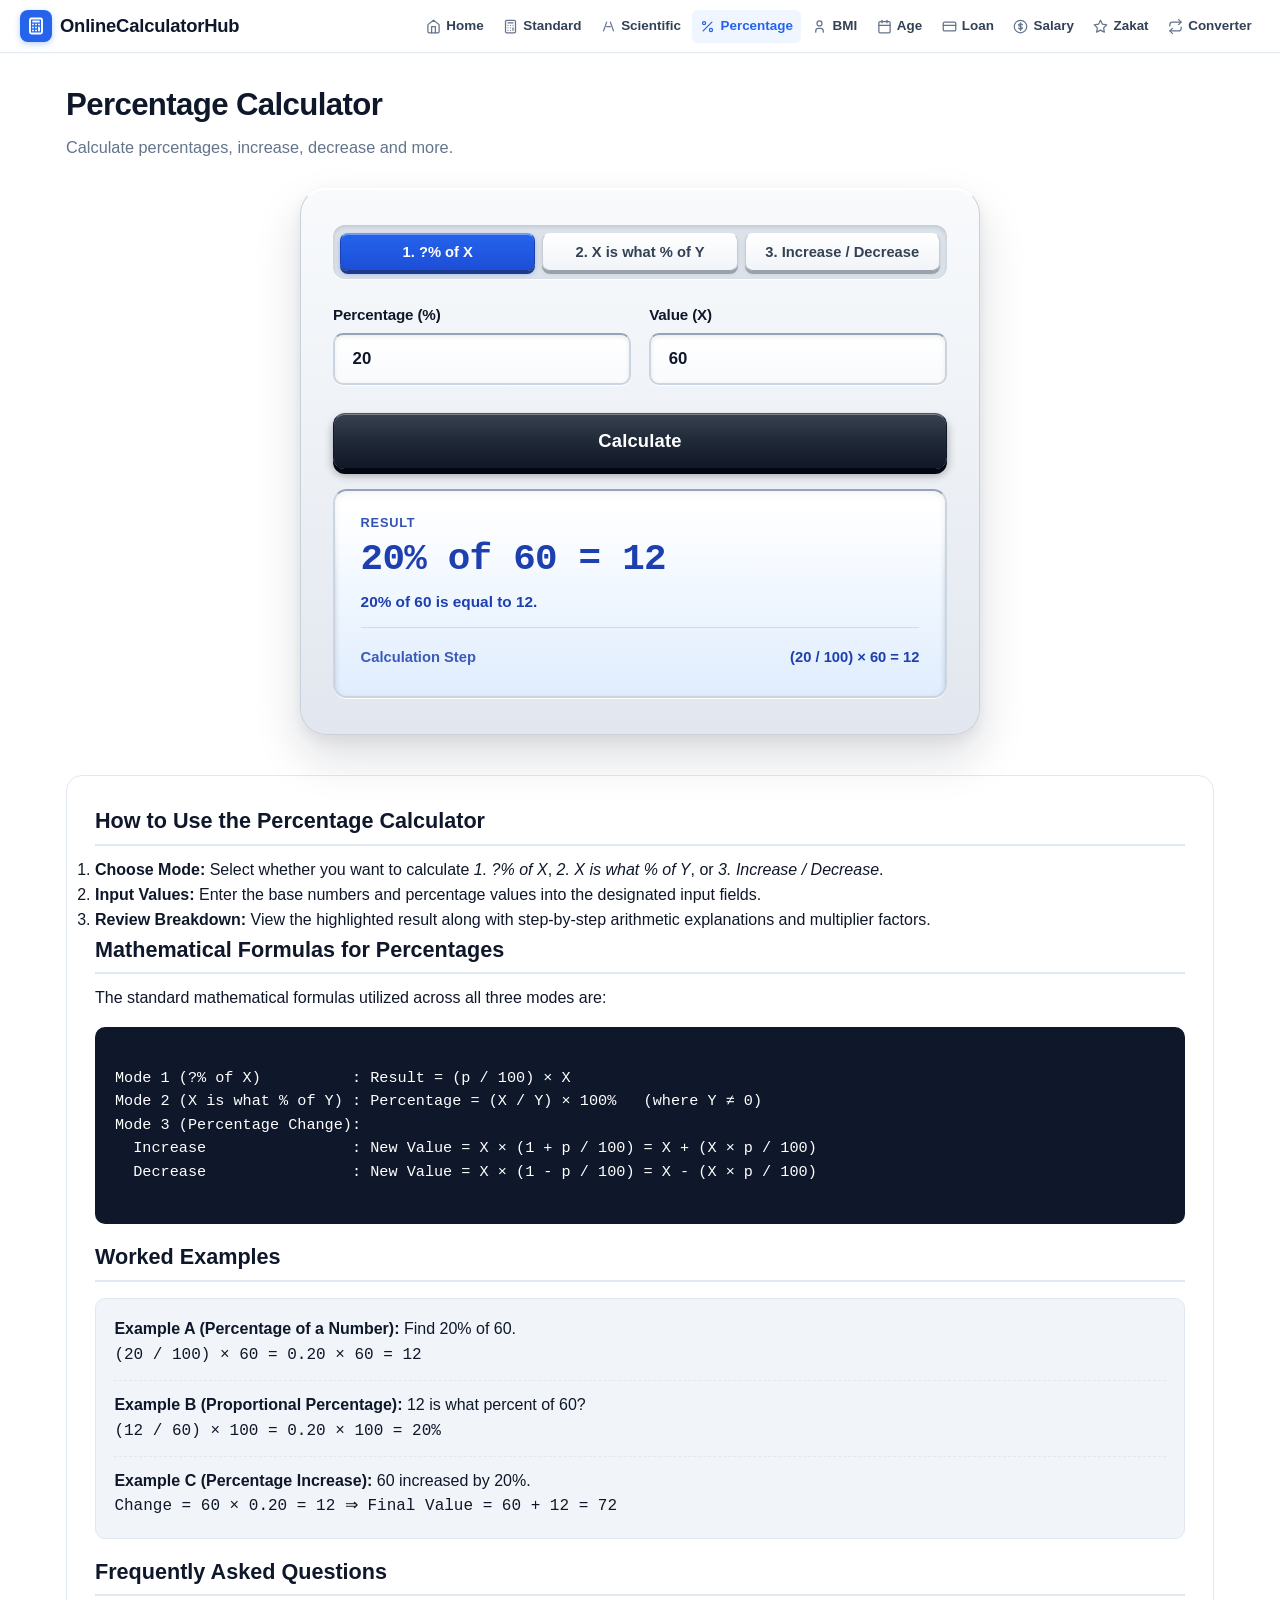
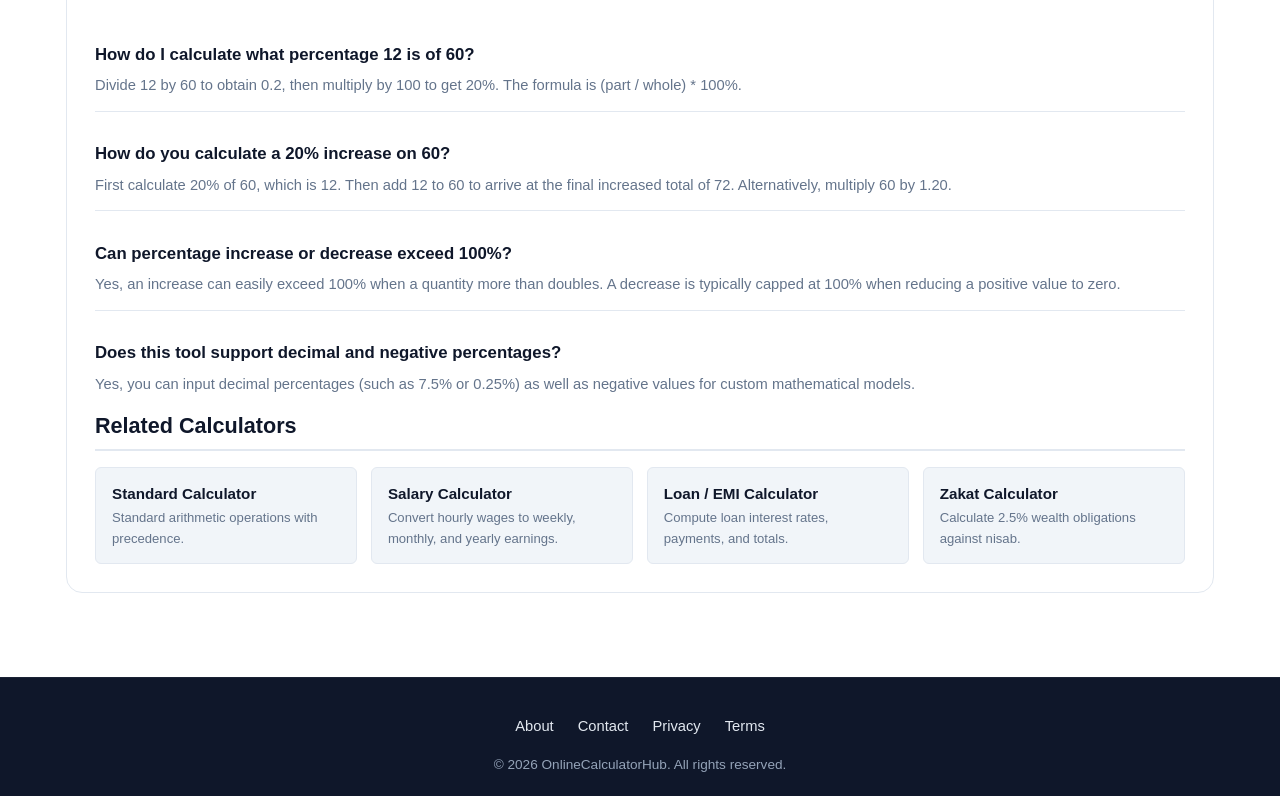
<file: percentage.html>
<!DOCTYPE html>
<html lang="en">
<head>
  <meta charset="UTF-8">
  <meta name="viewport" content="width=device-width, initial-scale=1.0">
  <title>Percentage Calculator - Quick &amp; Accurate Calculations | OnlineCalculatorHub</title>
  <meta name="description" content="Free online percentage calculator with 3 versatile modes: find p% of x, determine what percentage x is of y, and calculate percentage increases and decreases.">
  <link rel="canonical" href="https://onlinecalculator-hub.vercel.app/percentage.html">
  <link rel="icon" type="image/svg+xml" href="data:image/svg+xml,%3Csvg xmlns='http://www.w3.org/2000/svg' viewBox='0 0 24 24' fill='none' stroke='%232563eb' stroke-width='2' stroke-linecap='round' stroke-linejoin='round'%3E%3Crect x='4' y='2' width='16' height='20' rx='2'/%3E%3Cline x1='8' y1='6' x2='16' y2='6'/%3E%3Cline x1='16' y1='14' x2='16' y2='18'/%3E%3Cpath d='M16 10h.01'/%3E%3Cpath d='M12 10h.01'/%3E%3Cpath d='M8 10h.01'/%3E%3Cpath d='M12 14h.01'/%3E%3Cpath d='M8 14h.01'/%3E%3Cpath d='M12 18h.01'/%3E%3Cpath d='M8 18h.01'/%3E%3C/svg%3E">
  <meta property="og:title" content="Percentage Calculator - Quick &amp; Accurate Calculations | OnlineCalculatorHub">
  <meta property="og:description" content="Solve any percentage problem instantly with 3 modes: proportion, percentage of value, and percentage change.">
  <meta property="og:url" content="https://onlinecalculator-hub.vercel.app/percentage.html">
  <meta property="og:type" content="website">
  <meta property="og:site_name" content="OnlineCalculatorHub">
  <link rel="stylesheet" href="style.css">
  <script type="application/ld+json">
  {
    "@context": "https://schema.org",
    "@type": "WebApplication",
    "name": "OnlineCalculatorHub Percentage Calculator",
    "url": "https://onlinecalculator-hub.vercel.app/percentage.html",
    "applicationCategory": "UtilityApplication",
    "operatingSystem": "All",
    "browserRequirements": "Requires JavaScript",
    "description": "Multi-mode percentage calculator to solve basic percentages, proportional shares, and percentage increase or decrease."
  }
  </script>
  <script type="application/ld+json">
  {
    "@context": "https://schema.org",
    "@type": "FAQPage",
    "mainEntity": [
      {
        "@type": "Question",
        "name": "How do I calculate what percentage 12 is of 60?",
        "acceptedAnswer": {
          "@type": "Answer",
          "text": "Divide 12 by 60 to obtain 0.2, then multiply by 100 to get 20%. The formula is (part / whole) * 100%."
        }
      },
      {
        "@type": "Question",
        "name": "How do you calculate a 20% increase on 60?",
        "acceptedAnswer": {
          "@type": "Answer",
          "text": "First calculate 20% of 60, which is 12. Then add 12 to 60 to arrive at the final increased total of 72. Alternatively, multiply 60 by 1.20."
        }
      },
      {
        "@type": "Question",
        "name": "Can percentage increase or decrease exceed 100%?",
        "acceptedAnswer": {
          "@type": "Answer",
          "text": "Yes, an increase can easily exceed 100% when a quantity more than doubles. A decrease is typically capped at 100% when reducing a positive value to zero."
        }
      },
      {
        "@type": "Question",
        "name": "Does this tool support decimal and negative percentages?",
        "acceptedAnswer": {
          "@type": "Answer",
          "text": "Yes, you can input decimal percentages (such as 7.5% or 0.25%) as well as negative values for custom mathematical models."
        }
      }
    ]
  }
  </script>
</head>
<body>
    <header class="site-header">
    <div class="header-inner">
      <a href="index.html" class="brand" aria-label="OnlineCalculatorHub Home">
        <div class="brand-icon">
          <svg viewBox="0 0 24 24" fill="none" stroke="currentColor" stroke-width="2.5" stroke-linecap="round" stroke-linejoin="round">
            <rect x="4" y="2" width="16" height="20" rx="2"></rect>
            <line x1="8" y1="6" x2="16" y2="6"></line>
            <line x1="16" y1="14" x2="16" y2="18"></line>
            <path d="M16 10h.01"></path>
            <path d="M12 10h.01"></path>
            <path d="M8 10h.01"></path>
            <path d="M12 14h.01"></path>
            <path d="M8 14h.01"></path>
            <path d="M12 18h.01"></path>
            <path d="M8 18h.01"></path>
          </svg>
        </div>
        <span class="brand-title">OnlineCalculatorHub</span>
      </a>
      <button class="nav-toggle" aria-label="Toggle navigation menu" aria-expanded="false">
        <span class="nav-toggle-icon"><span></span><span></span><span></span></span>
        <span class="nav-toggle-text">Menu</span>
      </button>
      <nav>
        <ul class="nav-menu">
          <li><a href="index.html"><svg class="nav-icon" viewBox="0 0 24 24" fill="none" stroke="currentColor" stroke-width="2" stroke-linecap="round" stroke-linejoin="round"><path d="M3 9l9-7 9 7v11a2 2 0 0 1-2 2H5a2 2 0 0 1-2-2z"></path><polyline points="9 22 9 12 15 12 15 22"></polyline></svg><span>Home</span></a></li>
          <li><a href="index.html#standard"><svg class="nav-icon" viewBox="0 0 24 24" fill="none" stroke="currentColor" stroke-width="2" stroke-linecap="round" stroke-linejoin="round"><rect x="4" y="2" width="16" height="20" rx="2"></rect><line x1="8" y1="6" x2="16" y2="6"></line><line x1="16" y1="14" x2="16" y2="18"></line><path d="M16 10h.01M12 10h.01M8 10h.01M12 14h.01M8 14h.01M12 18h.01M8 18h.01"></path></svg><span>Standard</span></a></li>
          <li><a href="scientific.html"><svg class="nav-icon" viewBox="0 0 24 24" fill="none" stroke="currentColor" stroke-width="2" stroke-linecap="round" stroke-linejoin="round"><path d="M4 19L9 5M15 5l5 14M9 12h6"></path></svg><span>Scientific</span></a></li>
          <li><a href="percentage.html"><svg class="nav-icon" viewBox="0 0 24 24" fill="none" stroke="currentColor" stroke-width="2" stroke-linecap="round" stroke-linejoin="round"><line x1="19" y1="5" x2="5" y2="19"></line><circle cx="6.5" cy="6.5" r="2.5"></circle><circle cx="17.5" cy="17.5" r="2.5"></circle></svg><span>Percentage</span></a></li>
          <li><a href="bmi.html"><svg class="nav-icon" viewBox="0 0 24 24" fill="none" stroke="currentColor" stroke-width="2" stroke-linecap="round" stroke-linejoin="round"><circle cx="12" cy="7" r="4"></circle><path d="M6 21v-2a4 4 0 0 1 4-4h4a4 4 0 0 1 4 4v2"></path></svg><span>BMI</span></a></li>
          <li><a href="age.html"><svg class="nav-icon" viewBox="0 0 24 24" fill="none" stroke="currentColor" stroke-width="2" stroke-linecap="round" stroke-linejoin="round"><rect x="3" y="4" width="18" height="18" rx="2" ry="2"></rect><line x1="16" y1="2" x2="16" y2="6"></line><line x1="8" y1="2" x2="8" y2="6"></line><line x1="3" y1="10" x2="21" y2="10"></line></svg><span>Age</span></a></li>
          <li><a href="loan.html"><svg class="nav-icon" viewBox="0 0 24 24" fill="none" stroke="currentColor" stroke-width="2" stroke-linecap="round" stroke-linejoin="round"><rect x="2" y="5" width="20" height="14" rx="2"></rect><line x1="2" y1="10" x2="22" y2="10"></line></svg><span>Loan</span></a></li>
          <li><a href="salary.html"><svg class="nav-icon" viewBox="0 0 24 24" fill="none" stroke="currentColor" stroke-width="2" stroke-linecap="round" stroke-linejoin="round"><circle cx="12" cy="12" r="10"></circle><path d="M12 6v12M15 9.5a3.5 3.5 0 0 0-6 0c0 3 6 2 6 5a3.5 3.5 0 0 1-6 0"></path></svg><span>Salary</span></a></li>
          <li><a href="zakat.html"><svg class="nav-icon" viewBox="0 0 24 24" fill="none" stroke="currentColor" stroke-width="2" stroke-linecap="round" stroke-linejoin="round"><path d="M12 2l3.09 6.26L22 9.27l-5 4.87 1.18 6.88L12 17.77l-6.18 3.25L7 14.14 2 9.27l6.91-1.01L12 2z"></path></svg><span>Zakat</span></a></li>
          <li><a href="converter.html"><svg class="nav-icon" viewBox="0 0 24 24" fill="none" stroke="currentColor" stroke-width="2" stroke-linecap="round" stroke-linejoin="round"><polyline points="17 1 21 5 17 9"></polyline><path d="M3 11V9a4 4 0 0 1 4-4h14"></path><polyline points="7 23 3 19 7 15"></polyline><path d="M21 13v2a4 4 0 0 1-4 4H3"></path></svg><span>Converter</span></a></li>
        </ul>
      </nav>
    </div>
  </header>

  <main class="main-wrapper">
    <div class="page-intro">
      <h1>Percentage Calculator</h1>
      <p class="page-subtitle">Calculate percentages, increase, decrease and more.</p>
    </div>

    <section class="tool-card" aria-label="Interactive Percentage Calculator">
      <!-- 3 Tabs on top matching Panel 3 in Reference Image -->
      <div class="tabs-bar" role="tablist">
        <button type="button" class="tab-pill active" id="tabMode1" role="tab" aria-selected="true">1. ?% of X</button>
        <button type="button" class="tab-pill" id="tabMode2" role="tab" aria-selected="false">2. X is what % of Y</button>
        <button type="button" class="tab-pill" id="tabMode3" role="tab" aria-selected="false">3. Increase / Decrease</button>
      </div>

      <!-- Mode 1: p% of X -->
      <div id="panelMode1">
        <div class="form-grid-2">
          <div class="form-group" style="margin-bottom: 0;">
            <label for="m1_percent">Percentage (%)</label>
            <input type="number" step="any" class="input-field" id="m1_percent" value="20" placeholder="e.g. 20">
          </div>
          <div class="form-group" style="margin-bottom: 0;">
            <label for="m1_value">Value (X)</label>
            <input type="number" step="any" class="input-field" id="m1_value" value="60" placeholder="e.g. 60">
          </div>
        </div>
        <button type="button" class="btn-primary" id="m1_calcBtn" style="margin-bottom: 1.25rem;">Calculate</button>

        <div class="result-box-blue">
          <div class="result-tag">Result</div>
          <div class="result-main" id="m1_result">20% of 60 = 12</div>
          <p id="m1_summary" class="result-sub">20% of 60 is equal to 12.</p>
          <ul class="result-list">
            <li class="result-row">
              <span class="result-row-label">Calculation Step</span>
              <span class="result-row-val" id="m1_step">(20 / 100) &times; 60 = 12</span>
            </li>
          </ul>
        </div>
      </div>

      <!-- Mode 2: X is what % of Y -->
      <div id="panelMode2" style="display: none;">
        <div class="form-grid-2">
          <div class="form-group" style="margin-bottom: 0;">
            <label for="m2_x">Numerator (X)</label>
            <input type="number" step="any" class="input-field" id="m2_x" value="12" placeholder="e.g. 12">
          </div>
          <div class="form-group" style="margin-bottom: 0;">
            <label for="m2_y">Total (Y)</label>
            <input type="number" step="any" class="input-field" id="m2_y" value="60" placeholder="e.g. 60">
          </div>
        </div>
        <button type="button" class="btn-primary" id="m2_calcBtn" style="margin-bottom: 1.25rem;">Calculate</button>

        <div class="result-box-blue">
          <div class="result-tag">Result</div>
          <div class="result-main" id="m2_result">12 is 20% of 60</div>
          <p id="m2_summary" class="result-sub">12 represents 20% of 60.</p>
          <ul class="result-list">
            <li class="result-row">
              <span class="result-row-label">Calculation Step</span>
              <span class="result-row-val" id="m2_step">(12 / 60) &times; 100 = 20%</span>
            </li>
          </ul>
        </div>
      </div>

      <!-- Mode 3: Increase / Decrease -->
      <div id="panelMode3" style="display: none;">
        <div class="form-grid-3">
          <div class="form-group" style="margin-bottom: 0;">
            <label for="m3_initial">Value (X)</label>
            <input type="number" step="any" class="input-field" id="m3_initial" value="60" placeholder="e.g. 60">
          </div>
          <div class="form-group" style="margin-bottom: 0;">
            <label for="m3_percent">Percentage (%)</label>
            <input type="number" step="any" class="input-field" id="m3_percent" value="20" placeholder="e.g. 20">
          </div>
          <div class="form-group" style="margin-bottom: 0;">
            <label for="m3_direction">Direction</label>
            <select class="select-field" id="m3_direction">
              <option value="increase" selected>Increase (+)</option>
              <option value="decrease">Decrease (&minus;)</option>
            </select>
          </div>
        </div>
        <button type="button" class="btn-primary" id="m3_calcBtn" style="margin-bottom: 1.25rem;">Calculate</button>

        <div class="result-box-blue">
          <div class="result-tag">Result</div>
          <div class="result-main" id="m3_result">60 increased by 20% = 72</div>
          <p id="m3_summary" class="result-sub">60 increased by 20% is 72.</p>
          <ul class="result-list">
            <li class="result-row">
              <span class="result-row-label">Calculation Step</span>
              <span class="result-row-val" id="m3_step">60 &times; (1 + 0.20) = 72</span>
            </li>
          </ul>
        </div>
      </div>
    </section>

    <!-- Content & SEO Sections -->
    <article class="info-section">
      <h2>How to Use the Percentage Calculator</h2>
      <ol>
        <li><strong>Choose Mode:</strong> Select whether you want to calculate <em>1. ?% of X</em>, <em>2. X is what % of Y</em>, or <em>3. Increase / Decrease</em>.</li>
        <li><strong>Input Values:</strong> Enter the base numbers and percentage values into the designated input fields.</li>
        <li><strong>Review Breakdown:</strong> View the highlighted result along with step-by-step arithmetic explanations and multiplier factors.</li>
      </ol>

      <h2>Mathematical Formulas for Percentages</h2>
      <p>The standard mathematical formulas utilized across all three modes are:</p>
      <div class="formula-display">
Mode 1 (?% of X)          : Result = (p / 100) &times; X
Mode 2 (X is what % of Y) : Percentage = (X / Y) &times; 100%   (where Y &ne; 0)
Mode 3 (Percentage Change):
  Increase                : New Value = X &times; (1 + p / 100) = X + (X &times; p / 100)
  Decrease                : New Value = X &times; (1 - p / 100) = X - (X &times; p / 100)
      </div>

      <h2>Worked Examples</h2>
      <div class="example-box">
        <p><strong>Example A (Percentage of a Number):</strong> Find 20% of 60.</p>
        <p><code>(20 / 100) &times; 60 = 0.20 &times; 60 = 12</code></p>
        <hr style="margin: 0.75rem 0; border: none; border-top: 1px dashed var(--border);">
        <p><strong>Example B (Proportional Percentage):</strong> 12 is what percent of 60?</p>
        <p><code>(12 / 60) &times; 100 = 0.20 &times; 100 = 20%</code></p>
        <hr style="margin: 0.75rem 0; border: none; border-top: 1px dashed var(--border);">
        <p><strong>Example C (Percentage Increase):</strong> 60 increased by 20%.</p>
        <p><code>Change = 60 &times; 0.20 = 12 &rArr; Final Value = 60 + 12 = 72</code></p>
      </div>

      <h2>Frequently Asked Questions</h2>
      <div class="faq-wrap">
        <div class="faq-node">
          <h3 class="faq-q">How do I calculate what percentage 12 is of 60?</h3>
          <p class="faq-a">Divide 12 by 60 to obtain 0.2, then multiply by 100 to get 20%. The formula is (part / whole) * 100%.</p>
        </div>
        <div class="faq-node">
          <h3 class="faq-q">How do you calculate a 20% increase on 60?</h3>
          <p class="faq-a">First calculate 20% of 60, which is 12. Then add 12 to 60 to arrive at the final increased total of 72. Alternatively, multiply 60 by 1.20.</p>
        </div>
        <div class="faq-node">
          <h3 class="faq-q">Can percentage increase or decrease exceed 100%?</h3>
          <p class="faq-a">Yes, an increase can easily exceed 100% when a quantity more than doubles. A decrease is typically capped at 100% when reducing a positive value to zero.</p>
        </div>
        <div class="faq-node">
          <h3 class="faq-q">Does this tool support decimal and negative percentages?</h3>
          <p class="faq-a">Yes, you can input decimal percentages (such as 7.5% or 0.25%) as well as negative values for custom mathematical models.</p>
        </div>
      </div>

      <h2>Related Calculators</h2>
      <div class="related-list">
        <a href="index.html#standard" class="related-pill">
          <div class="related-pill-title">Standard Calculator</div>
          <div class="related-pill-desc">Standard arithmetic operations with precedence.</div>
        </a>
        <a href="salary.html" class="related-pill">
          <div class="related-pill-title">Salary Calculator</div>
          <div class="related-pill-desc">Convert hourly wages to weekly, monthly, and yearly earnings.</div>
        </a>
        <a href="loan.html" class="related-pill">
          <div class="related-pill-title">Loan / EMI Calculator</div>
          <div class="related-pill-desc">Compute loan interest rates, payments, and totals.</div>
        </a>
        <a href="zakat.html" class="related-pill">
          <div class="related-pill-title">Zakat Calculator</div>
          <div class="related-pill-desc">Calculate 2.5% wealth obligations against nisab.</div>
        </a>
      </div>
    </article>
  </main>

  <footer class="site-footer">
    <div class="footer-container">
      <ul class="footer-nav">
        <li><a href="about.html">About</a></li>
        <li><a href="contact.html">Contact</a></li>
        <li><a href="privacy.html">Privacy</a></li>
        <li><a href="terms.html">Terms</a></li>
      </ul>
      <p class="footer-copy">&copy; 2026 OnlineCalculatorHub. All rights reserved.</p>
    </div>
  </footer>

  <script src="script.js"></script>
  <script>
    (function () {
      var tab1 = document.getElementById('tabMode1');
      var tab2 = document.getElementById('tabMode2');
      var tab3 = document.getElementById('tabMode3');
      var panel1 = document.getElementById('panelMode1');
      var panel2 = document.getElementById('panelMode2');
      var panel3 = document.getElementById('panelMode3');

      function switchTab(activeTab, activePanel) {
        [tab1, tab2, tab3].forEach(function (t) {
          t.classList.remove('active');
          t.setAttribute('aria-selected', 'false');
        });
        [panel1, panel2, panel3].forEach(function (p) {
          p.style.display = 'none';
        });

        activeTab.classList.add('active');
        activeTab.setAttribute('aria-selected', 'true');
        activePanel.style.display = 'block';
      }

      tab1.addEventListener('click', function () { switchTab(tab1, panel1); });
      tab2.addEventListener('click', function () { switchTab(tab2, panel2); });
      tab3.addEventListener('click', function () { switchTab(tab3, panel3); });

      function cleanNum(n) {
        return Number(Math.round(n + 'e+6') + 'e-6');
      }

      function calcMode1() {
        var p = parseFloat(document.getElementById('m1_percent').value);
        var x = parseFloat(document.getElementById('m1_value').value);
        if (isNaN(p) || isNaN(x)) return;

        var res = (p / 100) * x;
        var rounded = cleanNum(res);
        document.getElementById('m1_result').textContent = p + '% of ' + x + ' = ' + rounded;
        document.getElementById('m1_summary').textContent = p + '% of ' + x + ' is equal to ' + rounded + '.';
        document.getElementById('m1_step').innerHTML = '(' + p + ' / 100) &times; ' + x + ' = ' + rounded;
      }

      function calcMode2() {
        var x = parseFloat(document.getElementById('m2_x').value);
        var y = parseFloat(document.getElementById('m2_y').value);
        if (isNaN(x) || isNaN(y)) return;

        if (y === 0) {
          document.getElementById('m2_result').textContent = 'Error: Denominator is 0';
          document.getElementById('m2_summary').textContent = 'Denominator (Y) cannot be zero.';
          document.getElementById('m2_step').textContent = 'Division by zero is undefined.';
          return;
        }

        var res = (x / y) * 100;
        var rounded = cleanNum(res);
        document.getElementById('m2_result').textContent = x + ' is ' + rounded + '% of ' + y;
        document.getElementById('m2_summary').textContent = x + ' represents ' + rounded + '% of ' + y + '.';
        document.getElementById('m2_step').innerHTML = '(' + x + ' / ' + y + ') &times; 100 = ' + rounded + '%';
      }

      function calcMode3() {
        var x = parseFloat(document.getElementById('m3_initial').value);
        var p = parseFloat(document.getElementById('m3_percent').value);
        var dir = document.getElementById('m3_direction').value;
        if (isNaN(x) || isNaN(p)) return;

        var factor = dir === 'increase' ? (1 + p / 100) : (1 - p / 100);
        var finalVal = x * factor;
        var roundedFinal = cleanNum(finalVal);

        if (dir === 'increase') {
          document.getElementById('m3_result').textContent = x + ' increased by ' + p + '% = ' + roundedFinal;
          document.getElementById('m3_summary').textContent = x + ' increased by ' + p + '% is ' + roundedFinal + '.';
          document.getElementById('m3_step').innerHTML = x + ' &times; (1 + ' + cleanNum(p / 100) + ') = ' + roundedFinal;
        } else {
          document.getElementById('m3_result').textContent = x + ' decreased by ' + p + '% = ' + roundedFinal;
          document.getElementById('m3_summary').textContent = x + ' decreased by ' + p + '% is ' + roundedFinal + '.';
          document.getElementById('m3_step').innerHTML = x + ' &times; (1 - ' + cleanNum(p / 100) + ') = ' + roundedFinal;
        }
      }

      ['m1_percent', 'm1_value'].forEach(function (id) {
        document.getElementById(id).addEventListener('input', calcMode1);
      });
      document.getElementById('m1_calcBtn').addEventListener('click', calcMode1);

      ['m2_x', 'm2_y'].forEach(function (id) {
        document.getElementById(id).addEventListener('input', calcMode2);
      });
      document.getElementById('m2_calcBtn').addEventListener('click', calcMode2);

      ['m3_initial', 'm3_percent', 'm3_direction'].forEach(function (id) {
        document.getElementById(id).addEventListener('input', calcMode3);
        document.getElementById(id).addEventListener('change', calcMode3);
      });
      document.getElementById('m3_calcBtn').addEventListener('click', calcMode3);

      calcMode1();
      calcMode2();
      calcMode3();
    })();
  </script>
</body>
</html>
</file>
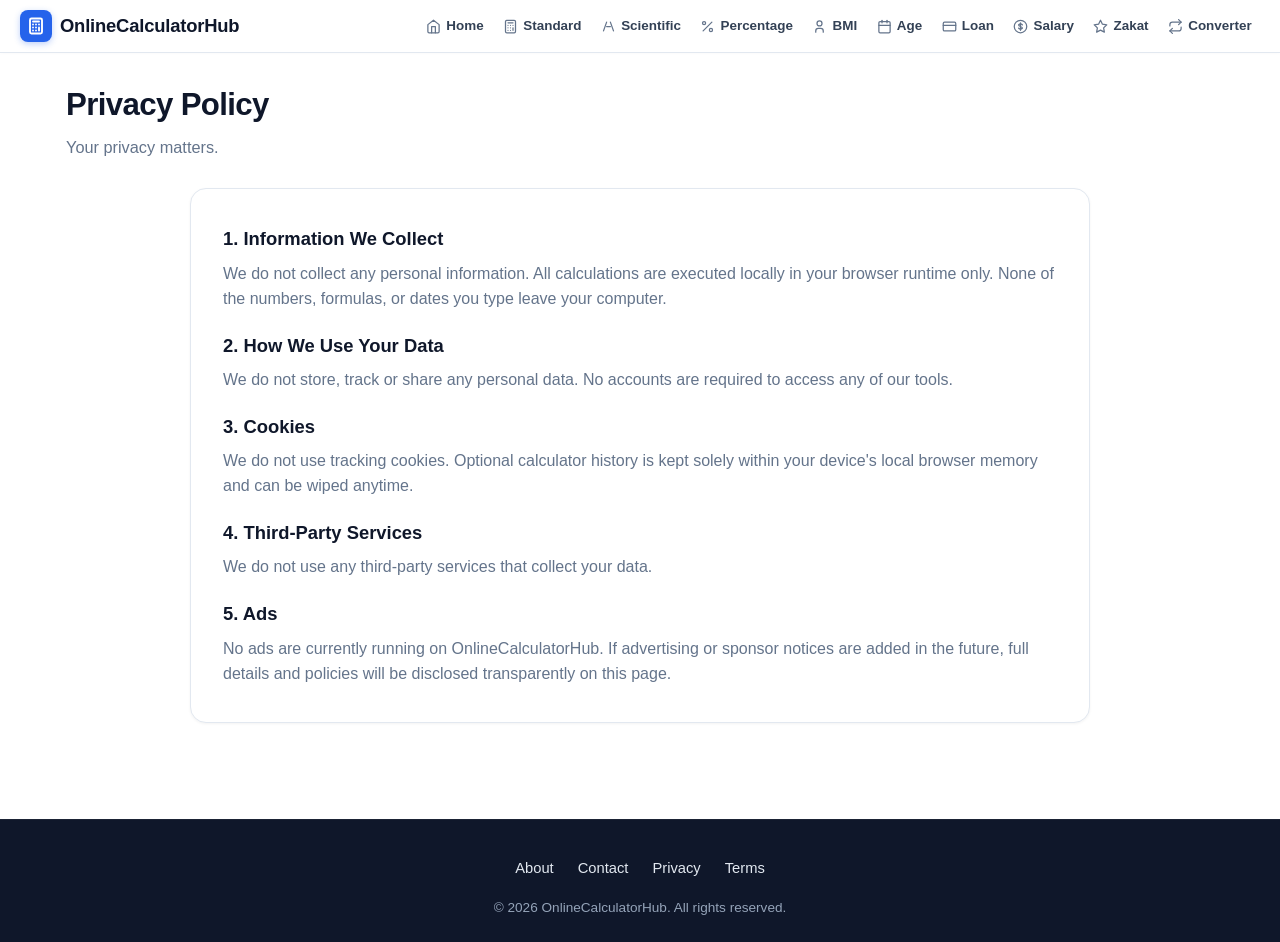
<file: privacy.html>
<!DOCTYPE html>
<html lang="en">
<head>
  <meta charset="UTF-8">
  <meta name="viewport" content="width=device-width, initial-scale=1.0">
  <title>Privacy Policy - OnlineCalculatorHub</title>
  <meta name="description" content="OnlineCalculatorHub Privacy Policy. All calculations execute locally inside your browser. No server data logging, no accounts, and no advertising cookies.">
  <link rel="canonical" href="https://onlinecalculator-hub.vercel.app/privacy.html">
  <link rel="icon" type="image/svg+xml" href="data:image/svg+xml,%3Csvg xmlns='http://www.w3.org/2000/svg' viewBox='0 0 24 24' fill='none' stroke='%232563eb' stroke-width='2' stroke-linecap='round' stroke-linejoin='round'%3E%3Crect x='4' y='2' width='16' height='20' rx='2'/%3E%3Cline x1='8' y1='6' x2='16' y2='6'/%3E%3Cline x1='16' y1='14' x2='16' y2='18'/%3E%3Cpath d='M16 10h.01'/%3E%3Cpath d='M12 10h.01'/%3E%3Cpath d='M8 10h.01'/%3E%3Cpath d='M12 14h.01'/%3E%3Cpath d='M8 14h.01'/%3E%3Cpath d='M12 18h.01'/%3E%3Cpath d='M8 18h.01'/%3E%3C/svg%3E">
  <meta property="og:title" content="Privacy Policy - OnlineCalculatorHub">
  <meta property="og:description" content="Review our privacy principles: 100% browser-side calculations, zero accounts, and no tracking.">
  <meta property="og:url" content="https://onlinecalculator-hub.vercel.app/privacy.html">
  <meta property="og:type" content="website">
  <meta property="og:site_name" content="OnlineCalculatorHub">
  <link rel="stylesheet" href="style.css">
</head>
<body>
    <header class="site-header">
    <div class="header-inner">
      <a href="index.html" class="brand" aria-label="OnlineCalculatorHub Home">
        <div class="brand-icon">
          <svg viewBox="0 0 24 24" fill="none" stroke="currentColor" stroke-width="2.5" stroke-linecap="round" stroke-linejoin="round">
            <rect x="4" y="2" width="16" height="20" rx="2"></rect>
            <line x1="8" y1="6" x2="16" y2="6"></line>
            <line x1="16" y1="14" x2="16" y2="18"></line>
            <path d="M16 10h.01"></path>
            <path d="M12 10h.01"></path>
            <path d="M8 10h.01"></path>
            <path d="M12 14h.01"></path>
            <path d="M8 14h.01"></path>
            <path d="M12 18h.01"></path>
            <path d="M8 18h.01"></path>
          </svg>
        </div>
        <span class="brand-title">OnlineCalculatorHub</span>
      </a>
      <button class="nav-toggle" aria-label="Toggle navigation menu" aria-expanded="false">
        <span class="nav-toggle-icon"><span></span><span></span><span></span></span>
        <span class="nav-toggle-text">Menu</span>
      </button>
      <nav>
        <ul class="nav-menu">
          <li><a href="index.html"><svg class="nav-icon" viewBox="0 0 24 24" fill="none" stroke="currentColor" stroke-width="2" stroke-linecap="round" stroke-linejoin="round"><path d="M3 9l9-7 9 7v11a2 2 0 0 1-2 2H5a2 2 0 0 1-2-2z"></path><polyline points="9 22 9 12 15 12 15 22"></polyline></svg><span>Home</span></a></li>
          <li><a href="index.html#standard"><svg class="nav-icon" viewBox="0 0 24 24" fill="none" stroke="currentColor" stroke-width="2" stroke-linecap="round" stroke-linejoin="round"><rect x="4" y="2" width="16" height="20" rx="2"></rect><line x1="8" y1="6" x2="16" y2="6"></line><line x1="16" y1="14" x2="16" y2="18"></line><path d="M16 10h.01M12 10h.01M8 10h.01M12 14h.01M8 14h.01M12 18h.01M8 18h.01"></path></svg><span>Standard</span></a></li>
          <li><a href="scientific.html"><svg class="nav-icon" viewBox="0 0 24 24" fill="none" stroke="currentColor" stroke-width="2" stroke-linecap="round" stroke-linejoin="round"><path d="M4 19L9 5M15 5l5 14M9 12h6"></path></svg><span>Scientific</span></a></li>
          <li><a href="percentage.html"><svg class="nav-icon" viewBox="0 0 24 24" fill="none" stroke="currentColor" stroke-width="2" stroke-linecap="round" stroke-linejoin="round"><line x1="19" y1="5" x2="5" y2="19"></line><circle cx="6.5" cy="6.5" r="2.5"></circle><circle cx="17.5" cy="17.5" r="2.5"></circle></svg><span>Percentage</span></a></li>
          <li><a href="bmi.html"><svg class="nav-icon" viewBox="0 0 24 24" fill="none" stroke="currentColor" stroke-width="2" stroke-linecap="round" stroke-linejoin="round"><circle cx="12" cy="7" r="4"></circle><path d="M6 21v-2a4 4 0 0 1 4-4h4a4 4 0 0 1 4 4v2"></path></svg><span>BMI</span></a></li>
          <li><a href="age.html"><svg class="nav-icon" viewBox="0 0 24 24" fill="none" stroke="currentColor" stroke-width="2" stroke-linecap="round" stroke-linejoin="round"><rect x="3" y="4" width="18" height="18" rx="2" ry="2"></rect><line x1="16" y1="2" x2="16" y2="6"></line><line x1="8" y1="2" x2="8" y2="6"></line><line x1="3" y1="10" x2="21" y2="10"></line></svg><span>Age</span></a></li>
          <li><a href="loan.html"><svg class="nav-icon" viewBox="0 0 24 24" fill="none" stroke="currentColor" stroke-width="2" stroke-linecap="round" stroke-linejoin="round"><rect x="2" y="5" width="20" height="14" rx="2"></rect><line x1="2" y1="10" x2="22" y2="10"></line></svg><span>Loan</span></a></li>
          <li><a href="salary.html"><svg class="nav-icon" viewBox="0 0 24 24" fill="none" stroke="currentColor" stroke-width="2" stroke-linecap="round" stroke-linejoin="round"><circle cx="12" cy="12" r="10"></circle><path d="M12 6v12M15 9.5a3.5 3.5 0 0 0-6 0c0 3 6 2 6 5a3.5 3.5 0 0 1-6 0"></path></svg><span>Salary</span></a></li>
          <li><a href="zakat.html"><svg class="nav-icon" viewBox="0 0 24 24" fill="none" stroke="currentColor" stroke-width="2" stroke-linecap="round" stroke-linejoin="round"><path d="M12 2l3.09 6.26L22 9.27l-5 4.87 1.18 6.88L12 17.77l-6.18 3.25L7 14.14 2 9.27l6.91-1.01L12 2z"></path></svg><span>Zakat</span></a></li>
          <li><a href="converter.html"><svg class="nav-icon" viewBox="0 0 24 24" fill="none" stroke="currentColor" stroke-width="2" stroke-linecap="round" stroke-linejoin="round"><polyline points="17 1 21 5 17 9"></polyline><path d="M3 11V9a4 4 0 0 1 4-4h14"></path><polyline points="7 23 3 19 7 15"></polyline><path d="M21 13v2a4 4 0 0 1-4 4H3"></path></svg><span>Converter</span></a></li>
        </ul>
      </nav>
    </div>
  </header>

  <main class="main-wrapper">
    <div class="page-intro">
      <h1>Privacy Policy</h1>
      <p class="page-subtitle">Your privacy matters.</p>
    </div>

    <!-- Panel 12 Card matching Reference Image -->
    <section class="content-card">
      <h2 style="font-size: 1.15rem; font-weight: 700; color: var(--text-main); margin-bottom: 0.5rem;">1. Information We Collect</h2>
      <p style="margin-bottom: 1.25rem; color: var(--text-muted);">
        We do not collect any personal information. All calculations are executed locally in your browser runtime only. None of the numbers, formulas, or dates you type leave your computer.
      </p>

      <h2 style="font-size: 1.15rem; font-weight: 700; color: var(--text-main); margin-bottom: 0.5rem;">2. How We Use Your Data</h2>
      <p style="margin-bottom: 1.25rem; color: var(--text-muted);">
        We do not store, track or share any personal data. No accounts are required to access any of our tools.
      </p>

      <h2 style="font-size: 1.15rem; font-weight: 700; color: var(--text-main); margin-bottom: 0.5rem;">3. Cookies</h2>
      <p style="margin-bottom: 1.25rem; color: var(--text-muted);">
        We do not use tracking cookies. Optional calculator history is kept solely within your device's local browser memory and can be wiped anytime.
      </p>

      <h2 style="font-size: 1.15rem; font-weight: 700; color: var(--text-main); margin-bottom: 0.5rem;">4. Third-Party Services</h2>
      <p style="margin-bottom: 1.25rem; color: var(--text-muted);">
        We do not use any third-party services that collect your data.
      </p>

      <h2 style="font-size: 1.15rem; font-weight: 700; color: var(--text-main); margin-bottom: 0.5rem;">5. Ads</h2>
      <p style="margin-bottom: 0; color: var(--text-muted);">
        No ads are currently running on OnlineCalculatorHub. If advertising or sponsor notices are added in the future, full details and policies will be disclosed transparently on this page.
      </p>
    </section>
  </main>

  <footer class="site-footer">
    <div class="footer-container">
      <ul class="footer-nav">
        <li><a href="about.html">About</a></li>
        <li><a href="contact.html">Contact</a></li>
        <li><a href="privacy.html">Privacy</a></li>
        <li><a href="terms.html">Terms</a></li>
      </ul>
      <p class="footer-copy">&copy; 2026 OnlineCalculatorHub. All rights reserved.</p>
    </div>
  </footer>

  <script src="script.js"></script>
</body>
</html>
</file>
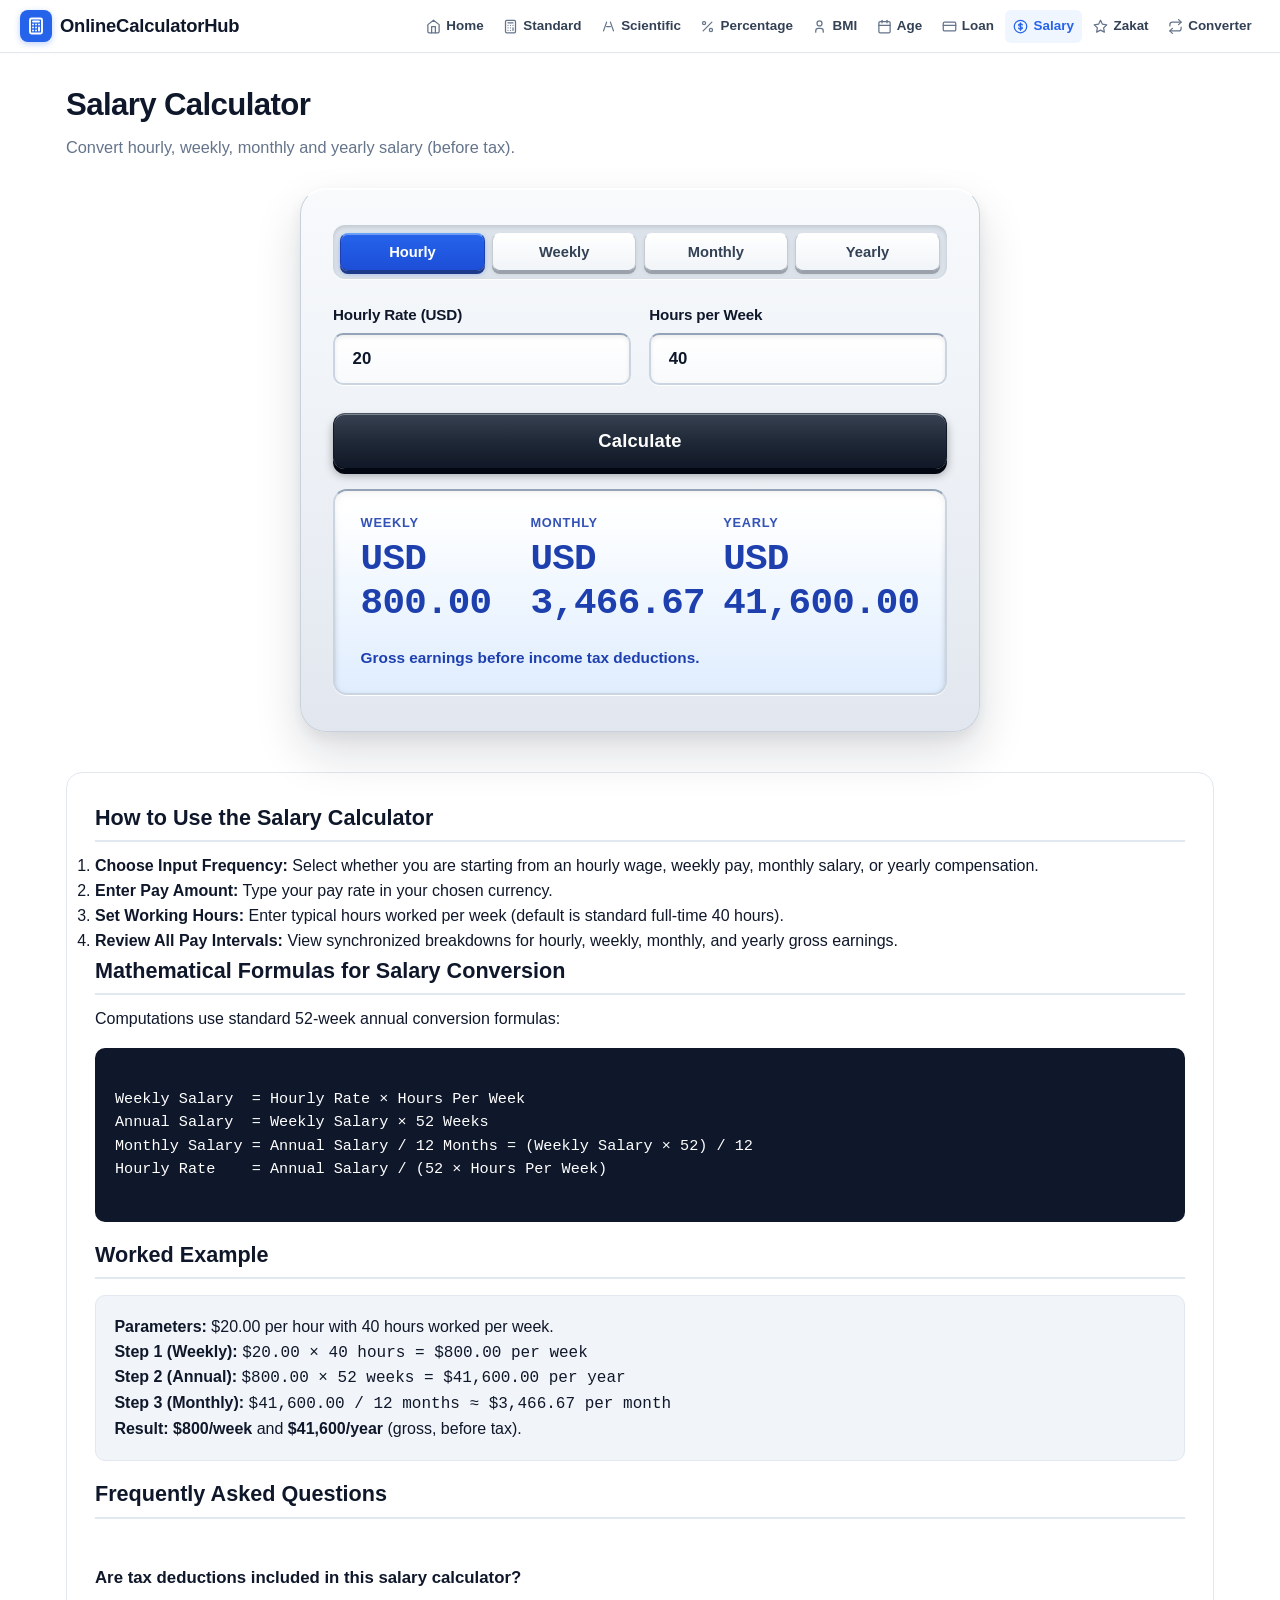
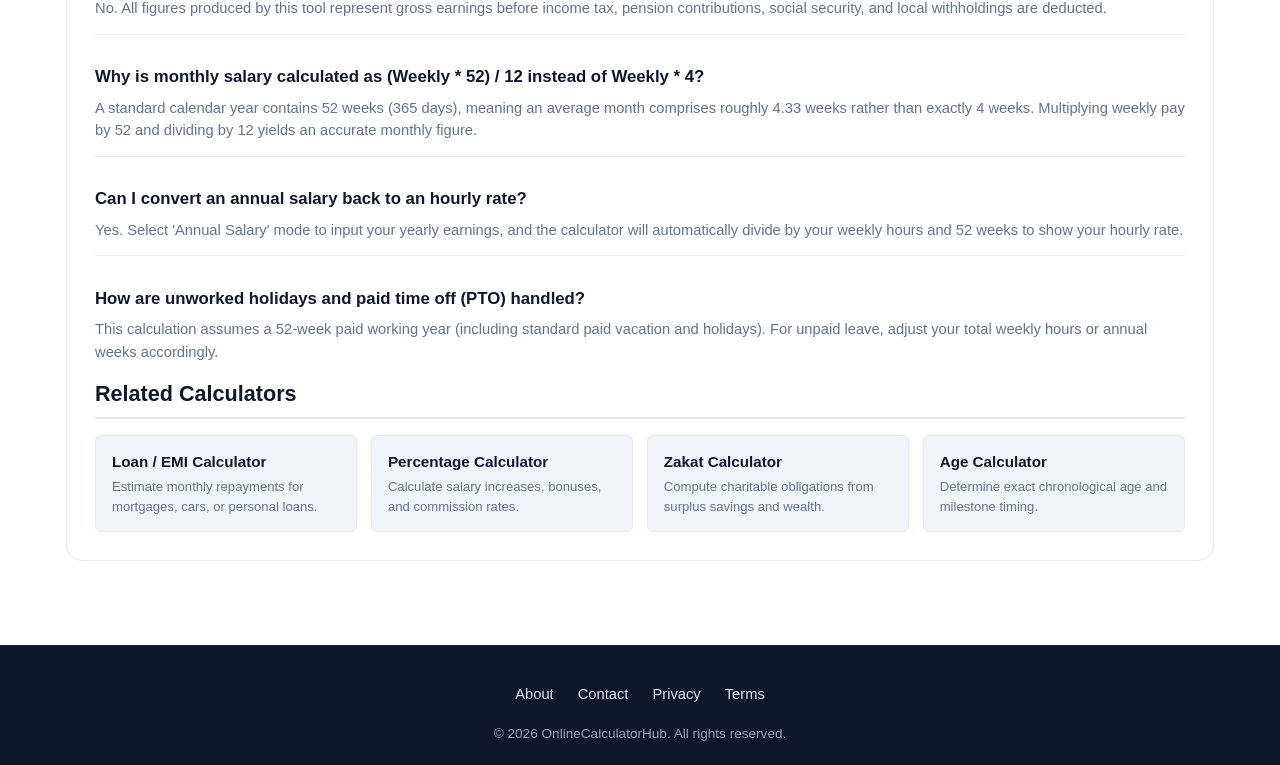
<file: salary.html>
<!DOCTYPE html>
<html lang="en">
<head>
  <meta charset="UTF-8">
  <meta name="viewport" content="width=device-width, initial-scale=1.0">
  <title>Salary Calculator - Hourly to Annual Income | OnlineCalculatorHub</title>
  <meta name="description" content="Convert hourly wages to weekly, monthly, and yearly income (gross before tax). Customize working hours and overtime assumptions.">
  <link rel="canonical" href="https://onlinecalculator-hub.vercel.app/salary.html">
  <link rel="icon" type="image/svg+xml" href="data:image/svg+xml,%3Csvg xmlns='http://www.w3.org/2000/svg' viewBox='0 0 24 24' fill='none' stroke='%232563eb' stroke-width='2' stroke-linecap='round' stroke-linejoin='round'%3E%3Crect x='4' y='2' width='16' height='20' rx='2'/%3E%3Cline x1='8' y1='6' x2='16' y2='6'/%3E%3Cline x1='16' y1='14' x2='16' y2='18'/%3E%3Cpath d='M16 10h.01'/%3E%3Cpath d='M12 10h.01'/%3E%3Cpath d='M8 10h.01'/%3E%3Cpath d='M12 14h.01'/%3E%3Cpath d='M8 14h.01'/%3E%3Cpath d='M12 18h.01'/%3E%3Cpath d='M8 18h.01'/%3E%3C/svg%3E">
  <meta property="og:title" content="Salary Calculator - Hourly to Annual Income | OnlineCalculatorHub">
  <meta property="og:description" content="Calculate hourly, weekly, monthly, and annual gross earnings before tax.">
  <meta property="og:url" content="https://onlinecalculator-hub.vercel.app/salary.html">
  <meta property="og:type" content="website">
  <meta property="og:site_name" content="OnlineCalculatorHub">
  <link rel="stylesheet" href="style.css">
  <script type="application/ld+json">
  {
    "@context": "https://schema.org",
    "@type": "WebApplication",
    "name": "OnlineCalculatorHub Salary Calculator",
    "url": "https://onlinecalculator-hub.vercel.app/salary.html",
    "applicationCategory": "FinanceApplication",
    "operatingSystem": "All",
    "browserRequirements": "Requires JavaScript",
    "description": "Calculates gross earnings across hourly, weekly, monthly, and annual pay schedules before tax."
  }
  </script>
  <script type="application/ld+json">
  {
    "@context": "https://schema.org",
    "@type": "FAQPage",
    "mainEntity": [
      {
        "@type": "Question",
        "name": "Are tax deductions included in this salary calculator?",
        "acceptedAnswer": {
          "@type": "Answer",
          "text": "No. All figures produced by this tool represent gross earnings before income tax, pension contributions, social security, and local withholdings are deducted."
        }
      },
      {
        "@type": "Question",
        "name": "Why is monthly salary calculated as (Weekly * 52) / 12 instead of Weekly * 4?",
        "acceptedAnswer": {
          "@type": "Answer",
          "text": "A standard calendar year contains 52 weeks (365 days), meaning an average month comprises roughly 4.33 weeks rather than exactly 4 weeks. Multiplying weekly pay by 52 and dividing by 12 yields an accurate monthly figure."
        }
      },
      {
        "@type": "Question",
        "name": "Can I convert an annual salary back to an hourly rate?",
        "acceptedAnswer": {
          "@type": "Answer",
          "text": "Yes. Select 'Annual Salary' mode to input your yearly earnings, and the calculator will automatically divide by your weekly hours and 52 weeks to show your hourly rate."
        }
      },
      {
        "@type": "Question",
        "name": "How are unworked holidays and paid time off (PTO) handled?",
        "acceptedAnswer": {
          "@type": "Answer",
          "text": "This calculation assumes a 52-week paid working year (including standard paid vacation and holidays). For unpaid leave, adjust your total weekly hours or annual weeks accordingly."
        }
      }
    ]
  }
  </script>
</head>
<body>
    <header class="site-header">
    <div class="header-inner">
      <a href="index.html" class="brand" aria-label="OnlineCalculatorHub Home">
        <div class="brand-icon">
          <svg viewBox="0 0 24 24" fill="none" stroke="currentColor" stroke-width="2.5" stroke-linecap="round" stroke-linejoin="round">
            <rect x="4" y="2" width="16" height="20" rx="2"></rect>
            <line x1="8" y1="6" x2="16" y2="6"></line>
            <line x1="16" y1="14" x2="16" y2="18"></line>
            <path d="M16 10h.01"></path>
            <path d="M12 10h.01"></path>
            <path d="M8 10h.01"></path>
            <path d="M12 14h.01"></path>
            <path d="M8 14h.01"></path>
            <path d="M12 18h.01"></path>
            <path d="M8 18h.01"></path>
          </svg>
        </div>
        <span class="brand-title">OnlineCalculatorHub</span>
      </a>
      <button class="nav-toggle" aria-label="Toggle navigation menu" aria-expanded="false">
        <span class="nav-toggle-icon"><span></span><span></span><span></span></span>
        <span class="nav-toggle-text">Menu</span>
      </button>
      <nav>
        <ul class="nav-menu">
          <li><a href="index.html"><svg class="nav-icon" viewBox="0 0 24 24" fill="none" stroke="currentColor" stroke-width="2" stroke-linecap="round" stroke-linejoin="round"><path d="M3 9l9-7 9 7v11a2 2 0 0 1-2 2H5a2 2 0 0 1-2-2z"></path><polyline points="9 22 9 12 15 12 15 22"></polyline></svg><span>Home</span></a></li>
          <li><a href="index.html#standard"><svg class="nav-icon" viewBox="0 0 24 24" fill="none" stroke="currentColor" stroke-width="2" stroke-linecap="round" stroke-linejoin="round"><rect x="4" y="2" width="16" height="20" rx="2"></rect><line x1="8" y1="6" x2="16" y2="6"></line><line x1="16" y1="14" x2="16" y2="18"></line><path d="M16 10h.01M12 10h.01M8 10h.01M12 14h.01M8 14h.01M12 18h.01M8 18h.01"></path></svg><span>Standard</span></a></li>
          <li><a href="scientific.html"><svg class="nav-icon" viewBox="0 0 24 24" fill="none" stroke="currentColor" stroke-width="2" stroke-linecap="round" stroke-linejoin="round"><path d="M4 19L9 5M15 5l5 14M9 12h6"></path></svg><span>Scientific</span></a></li>
          <li><a href="percentage.html"><svg class="nav-icon" viewBox="0 0 24 24" fill="none" stroke="currentColor" stroke-width="2" stroke-linecap="round" stroke-linejoin="round"><line x1="19" y1="5" x2="5" y2="19"></line><circle cx="6.5" cy="6.5" r="2.5"></circle><circle cx="17.5" cy="17.5" r="2.5"></circle></svg><span>Percentage</span></a></li>
          <li><a href="bmi.html"><svg class="nav-icon" viewBox="0 0 24 24" fill="none" stroke="currentColor" stroke-width="2" stroke-linecap="round" stroke-linejoin="round"><circle cx="12" cy="7" r="4"></circle><path d="M6 21v-2a4 4 0 0 1 4-4h4a4 4 0 0 1 4 4v2"></path></svg><span>BMI</span></a></li>
          <li><a href="age.html"><svg class="nav-icon" viewBox="0 0 24 24" fill="none" stroke="currentColor" stroke-width="2" stroke-linecap="round" stroke-linejoin="round"><rect x="3" y="4" width="18" height="18" rx="2" ry="2"></rect><line x1="16" y1="2" x2="16" y2="6"></line><line x1="8" y1="2" x2="8" y2="6"></line><line x1="3" y1="10" x2="21" y2="10"></line></svg><span>Age</span></a></li>
          <li><a href="loan.html"><svg class="nav-icon" viewBox="0 0 24 24" fill="none" stroke="currentColor" stroke-width="2" stroke-linecap="round" stroke-linejoin="round"><rect x="2" y="5" width="20" height="14" rx="2"></rect><line x1="2" y1="10" x2="22" y2="10"></line></svg><span>Loan</span></a></li>
          <li><a href="salary.html"><svg class="nav-icon" viewBox="0 0 24 24" fill="none" stroke="currentColor" stroke-width="2" stroke-linecap="round" stroke-linejoin="round"><circle cx="12" cy="12" r="10"></circle><path d="M12 6v12M15 9.5a3.5 3.5 0 0 0-6 0c0 3 6 2 6 5a3.5 3.5 0 0 1-6 0"></path></svg><span>Salary</span></a></li>
          <li><a href="zakat.html"><svg class="nav-icon" viewBox="0 0 24 24" fill="none" stroke="currentColor" stroke-width="2" stroke-linecap="round" stroke-linejoin="round"><path d="M12 2l3.09 6.26L22 9.27l-5 4.87 1.18 6.88L12 17.77l-6.18 3.25L7 14.14 2 9.27l6.91-1.01L12 2z"></path></svg><span>Zakat</span></a></li>
          <li><a href="converter.html"><svg class="nav-icon" viewBox="0 0 24 24" fill="none" stroke="currentColor" stroke-width="2" stroke-linecap="round" stroke-linejoin="round"><polyline points="17 1 21 5 17 9"></polyline><path d="M3 11V9a4 4 0 0 1 4-4h14"></path><polyline points="7 23 3 19 7 15"></polyline><path d="M21 13v2a4 4 0 0 1-4 4H3"></path></svg><span>Converter</span></a></li>
        </ul>
      </nav>
    </div>
  </header>

  <main class="main-wrapper">
    <div class="page-intro">
      <h1>Salary Calculator</h1>
      <p class="page-subtitle">Convert hourly, weekly, monthly and yearly salary (before tax).</p>
    </div>

    <!-- Panel 7 Layout matching Reference Image -->
    <section class="tool-card" aria-label="Interactive Salary Calculator">
      <div class="tabs-bar" role="tablist">
        <button type="button" class="tab-pill active" id="tabHourly" role="tab">Hourly</button>
        <button type="button" class="tab-pill" id="tabWeekly" role="tab">Weekly</button>
        <button type="button" class="tab-pill" id="tabMonthly" role="tab">Monthly</button>
        <button type="button" class="tab-pill" id="tabYearly" role="tab">Yearly</button>
      </div>

      <div class="form-grid-2">
        <div class="form-group" style="margin-bottom: 0;">
          <label for="payAmount" id="payAmountLabel">Hourly Rate (USD)</label>
          <input type="number" step="any" class="input-field" id="payAmount" value="20" placeholder="20">
        </div>
        <div class="form-group" style="margin-bottom: 0;">
          <label for="hoursPerWeek">Hours per Week</label>
          <input type="number" step="0.5" class="input-field" id="hoursPerWeek" value="40" placeholder="40">
        </div>
      </div>

      <button type="button" class="btn-primary" id="calculateSalaryBtn" style="margin-bottom: 1.25rem;">Calculate</button>

      <!-- Light-Blue Result Card matching Panel 7 in Reference Image -->
      <div class="result-box-blue">
        <div class="result-stats-grid">
          <div>
            <div class="result-tag">Weekly</div>
            <div class="result-main" id="resWeekly">USD 800</div>
          </div>
          <div>
            <div class="result-tag">Monthly</div>
            <div class="result-main" id="resMonthly">USD 3,466.67</div>
          </div>
          <div>
            <div class="result-tag">Yearly</div>
            <div class="result-main" id="resYearly">USD 41,600</div>
          </div>
        </div>
        <p class="result-sub" style="margin-top: 0.85rem; margin-bottom: 0;">Gross earnings before income tax deductions.</p>
      </div>
    </section>

    <!-- Content & SEO Sections -->
    <article class="info-section">
      <h2>How to Use the Salary Calculator</h2>
      <ol>
        <li><strong>Choose Input Frequency:</strong> Select whether you are starting from an hourly wage, weekly pay, monthly salary, or yearly compensation.</li>
        <li><strong>Enter Pay Amount:</strong> Type your pay rate in your chosen currency.</li>
        <li><strong>Set Working Hours:</strong> Enter typical hours worked per week (default is standard full-time 40 hours).</li>
        <li><strong>Review All Pay Intervals:</strong> View synchronized breakdowns for hourly, weekly, monthly, and yearly gross earnings.</li>
      </ol>

      <h2>Mathematical Formulas for Salary Conversion</h2>
      <p>Computations use standard 52-week annual conversion formulas:</p>
      <div class="formula-display">
Weekly Salary  = Hourly Rate &times; Hours Per Week
Annual Salary  = Weekly Salary &times; 52 Weeks
Monthly Salary = Annual Salary / 12 Months = (Weekly Salary &times; 52) / 12
Hourly Rate    = Annual Salary / (52 &times; Hours Per Week)
      </div>

      <h2>Worked Example</h2>
      <div class="example-box">
        <p><strong>Parameters:</strong> $20.00 per hour with 40 hours worked per week.</p>
        <p><strong>Step 1 (Weekly):</strong> <code>$20.00 &times; 40 hours = $800.00 per week</code></p>
        <p><strong>Step 2 (Annual):</strong> <code>$800.00 &times; 52 weeks = $41,600.00 per year</code></p>
        <p><strong>Step 3 (Monthly):</strong> <code>$41,600.00 / 12 months &approx; $3,466.67 per month</code></p>
        <p><strong>Result:</strong> <strong>$800/week</strong> and <strong>$41,600/year</strong> (gross, before tax).</p>
      </div>

      <h2>Frequently Asked Questions</h2>
      <div class="faq-wrap">
        <div class="faq-node">
          <h3 class="faq-q">Are tax deductions included in this salary calculator?</h3>
          <p class="faq-a">No. All figures produced by this tool represent gross earnings before income tax, pension contributions, social security, and local withholdings are deducted.</p>
        </div>
        <div class="faq-node">
          <h3 class="faq-q">Why is monthly salary calculated as (Weekly * 52) / 12 instead of Weekly * 4?</h3>
          <p class="faq-a">A standard calendar year contains 52 weeks (365 days), meaning an average month comprises roughly 4.33 weeks rather than exactly 4 weeks. Multiplying weekly pay by 52 and dividing by 12 yields an accurate monthly figure.</p>
        </div>
        <div class="faq-node">
          <h3 class="faq-q">Can I convert an annual salary back to an hourly rate?</h3>
          <p class="faq-a">Yes. Select 'Annual Salary' mode to input your yearly earnings, and the calculator will automatically divide by your weekly hours and 52 weeks to show your hourly rate.</p>
        </div>
        <div class="faq-node">
          <h3 class="faq-q">How are unworked holidays and paid time off (PTO) handled?</h3>
          <p class="faq-a">This calculation assumes a 52-week paid working year (including standard paid vacation and holidays). For unpaid leave, adjust your total weekly hours or annual weeks accordingly.</p>
        </div>
      </div>

      <h2>Related Calculators</h2>
      <div class="related-list">
        <a href="loan.html" class="related-pill">
          <div class="related-pill-title">Loan / EMI Calculator</div>
          <div class="related-pill-desc">Estimate monthly repayments for mortgages, cars, or personal loans.</div>
        </a>
        <a href="percentage.html" class="related-pill">
          <div class="related-pill-title">Percentage Calculator</div>
          <div class="related-pill-desc">Calculate salary increases, bonuses, and commission rates.</div>
        </a>
        <a href="zakat.html" class="related-pill">
          <div class="related-pill-title">Zakat Calculator</div>
          <div class="related-pill-desc">Compute charitable obligations from surplus savings and wealth.</div>
        </a>
        <a href="age.html" class="related-pill">
          <div class="related-pill-title">Age Calculator</div>
          <div class="related-pill-desc">Determine exact chronological age and milestone timing.</div>
        </a>
      </div>
    </article>
  </main>

  <footer class="site-footer">
    <div class="footer-container">
      <ul class="footer-nav">
        <li><a href="about.html">About</a></li>
        <li><a href="contact.html">Contact</a></li>
        <li><a href="privacy.html">Privacy</a></li>
        <li><a href="terms.html">Terms</a></li>
      </ul>
      <p class="footer-copy">&copy; 2026 OnlineCalculatorHub. All rights reserved.</p>
    </div>
  </footer>

  <script src="script.js"></script>
  <script>
    (function () {
      var payInput = document.getElementById('payAmount');
      var hoursInput = document.getElementById('hoursPerWeek');
      var calcBtn = document.getElementById('calculateSalaryBtn');
      var payLabel = document.getElementById('payAmountLabel');
      var currentMode = 'hourly';

      var tabH = document.getElementById('tabHourly');
      var tabW = document.getElementById('tabWeekly');
      var tabM = document.getElementById('tabMonthly');
      var tabY = document.getElementById('tabYearly');

      function setMode(mode, tab) {
        currentMode = mode;
        [tabH, tabW, tabM, tabY].forEach(function (t) { t.classList.remove('active'); });
        tab.classList.add('active');
        if (mode === 'hourly') payLabel.textContent = 'Hourly Rate (USD)';
        else if (mode === 'weekly') payLabel.textContent = 'Weekly Salary (USD)';
        else if (mode === 'monthly') payLabel.textContent = 'Monthly Salary (USD)';
        else if (mode === 'yearly') payLabel.textContent = 'Annual Salary (USD)';
        updateSalary();
      }

      tabH.addEventListener('click', function () { setMode('hourly', tabH); });
      tabW.addEventListener('click', function () { setMode('weekly', tabW); });
      tabM.addEventListener('click', function () { setMode('monthly', tabM); });
      tabY.addEventListener('click', function () { setMode('yearly', tabY); });

      function formatCur(val) {
        return 'USD ' + Number(val.toFixed(2)).toLocaleString('en-US', { minimumFractionDigits: 2, maximumFractionDigits: 2 });
      }

      function updateSalary() {
        var val = parseFloat(payInput.value);
        var hours = parseFloat(hoursInput.value);

        if (isNaN(val) || isNaN(hours) || val <= 0 || hours <= 0) return;

        var hourly = 0;
        var weekly = 0;
        var monthly = 0;
        var yearly = 0;

        if (currentMode === 'hourly') {
          hourly = val;
          weekly = hourly * hours;
          yearly = weekly * 52;
          monthly = yearly / 12;
        } else if (currentMode === 'weekly') {
          weekly = val;
          hourly = weekly / hours;
          yearly = weekly * 52;
          monthly = yearly / 12;
        } else if (currentMode === 'monthly') {
          monthly = val;
          yearly = monthly * 12;
          weekly = yearly / 52;
          hourly = weekly / hours;
        } else if (currentMode === 'yearly') {
          yearly = val;
          weekly = yearly / 52;
          monthly = yearly / 12;
          hourly = weekly / hours;
        }

        document.getElementById('resWeekly').textContent = formatCur(weekly);
        document.getElementById('resMonthly').textContent = formatCur(monthly);
        document.getElementById('resYearly').textContent = formatCur(yearly);
      }

      [payInput, hoursInput].forEach(function (el) {
        el.addEventListener('input', updateSalary);
      });
      calcBtn.addEventListener('click', updateSalary);

      updateSalary();
    })();
  </script>
</body>
</html>
</file>
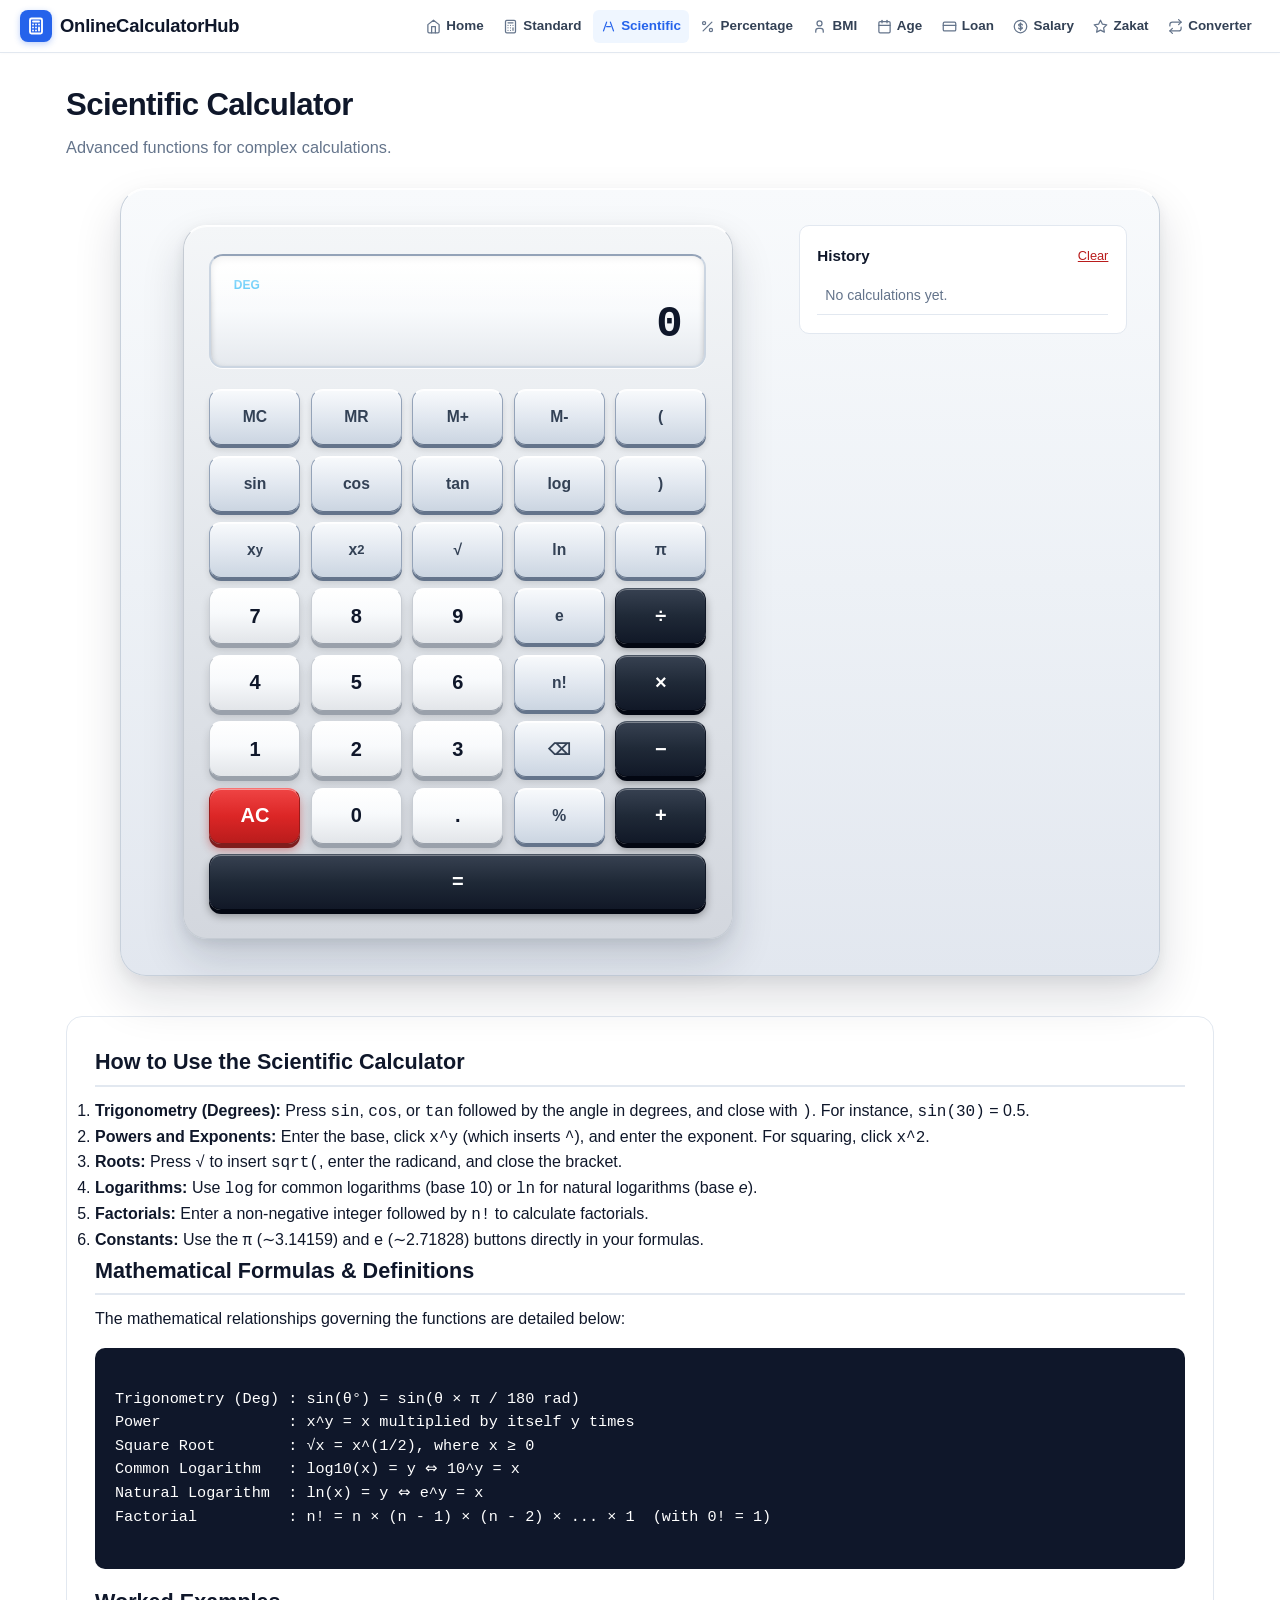
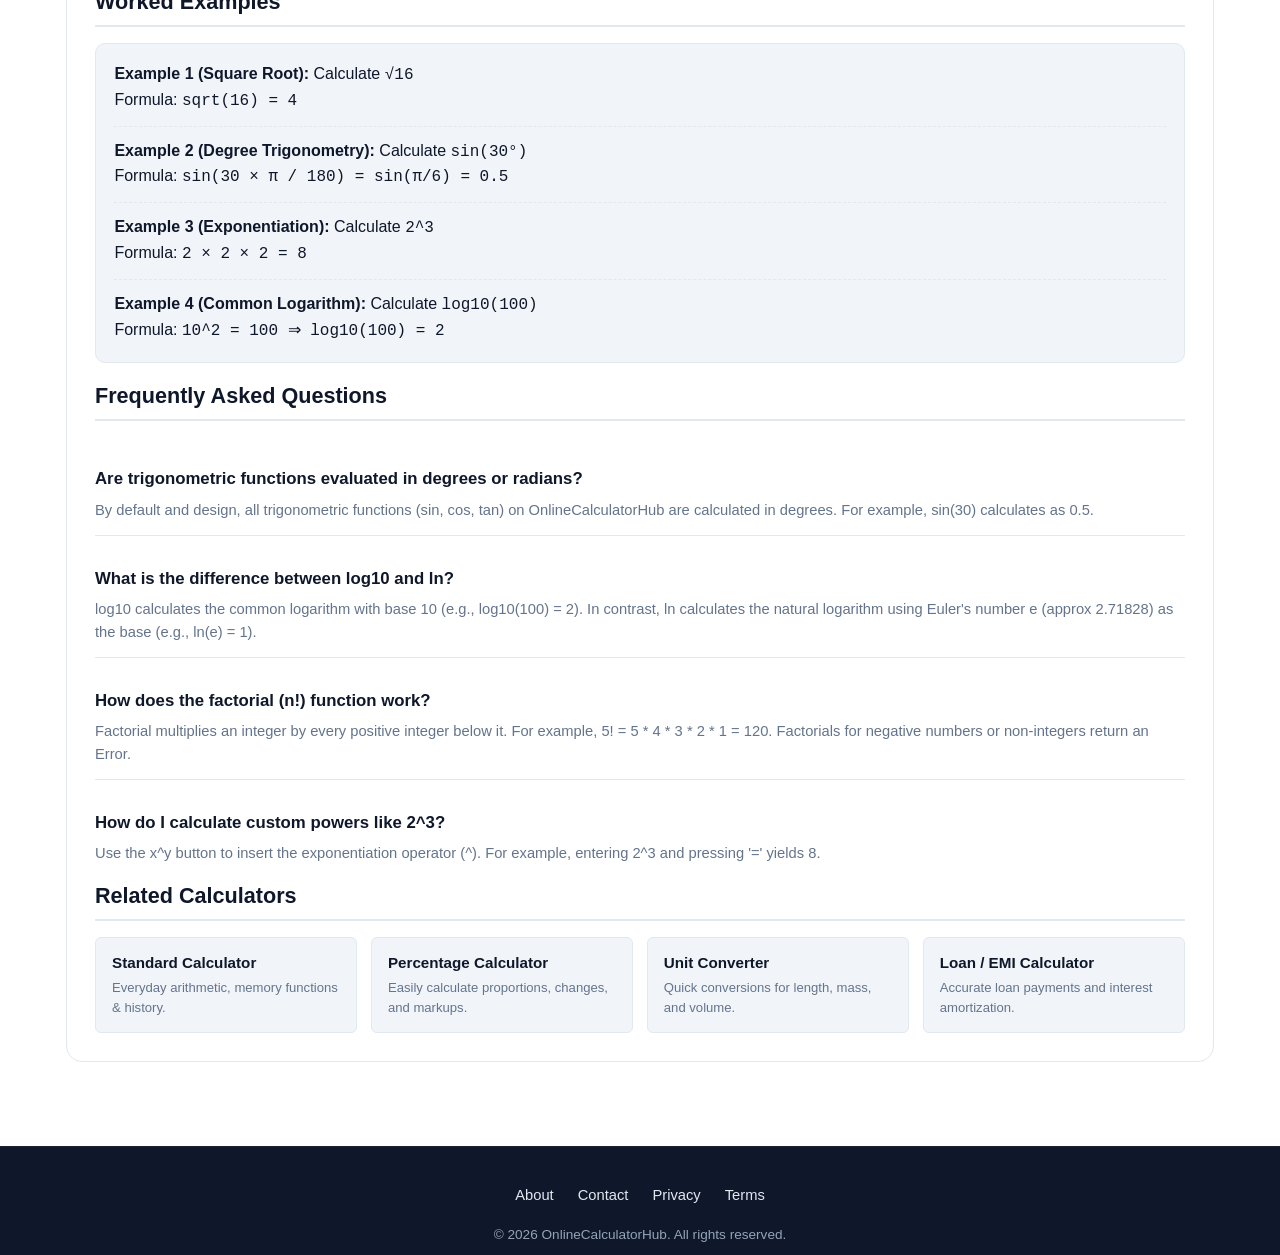
<file: scientific.html>
<!DOCTYPE html>
<html lang="en">
<head>
  <meta charset="UTF-8">
  <meta name="viewport" content="width=device-width, initial-scale=1.0">
  <title>Scientific Calculator Online - Advanced Functions | OnlineCalculatorHub</title>
  <meta name="description" content="Free scientific calculator online. Compute trigonometry in degrees (sin, cos, tan), square roots, powers (x^y, x^2), logarithms (log10, ln), factorials, and constants.">
  <link rel="canonical" href="https://onlinecalculator-hub.vercel.app/scientific.html">
  <link rel="icon" type="image/svg+xml" href="data:image/svg+xml,%3Csvg xmlns='http://www.w3.org/2000/svg' viewBox='0 0 24 24' fill='none' stroke='%232563eb' stroke-width='2' stroke-linecap='round' stroke-linejoin='round'%3E%3Crect x='4' y='2' width='16' height='20' rx='2'/%3E%3Cline x1='8' y1='6' x2='16' y2='6'/%3E%3Cline x1='16' y1='14' x2='16' y2='18'/%3E%3Cpath d='M16 10h.01'/%3E%3Cpath d='M12 10h.01'/%3E%3Cpath d='M8 10h.01'/%3E%3Cpath d='M12 14h.01'/%3E%3Cpath d='M8 14h.01'/%3E%3Cpath d='M12 18h.01'/%3E%3Cpath d='M8 18h.01'/%3E%3C/svg%3E">
  <meta property="og:title" content="Scientific Calculator Online - Advanced Functions | OnlineCalculatorHub">
  <meta property="og:description" content="Free online scientific calculator with trigonometric functions in degrees, powers, roots, logarithms, factorials, and constants.">
  <meta property="og:url" content="https://onlinecalculator-hub.vercel.app/scientific.html">
  <meta property="og:type" content="website">
  <meta property="og:site_name" content="OnlineCalculatorHub">
  <link rel="stylesheet" href="style.css">
  <script type="application/ld+json">
  {
    "@context": "https://schema.org",
    "@type": "WebApplication",
    "name": "OnlineCalculatorHub Scientific Calculator",
    "url": "https://onlinecalculator-hub.vercel.app/scientific.html",
    "applicationCategory": "UtilityApplication",
    "operatingSystem": "All",
    "browserRequirements": "Requires JavaScript",
    "description": "Online scientific calculator featuring trigonometric functions in degrees, logarithms, powers, factorials, and roots."
  }
  </script>
  <script type="application/ld+json">
  {
    "@context": "https://schema.org",
    "@type": "FAQPage",
    "mainEntity": [
      {
        "@type": "Question",
        "name": "Are trigonometric functions evaluated in degrees or radians?",
        "acceptedAnswer": {
          "@type": "Answer",
          "text": "By default and design, all trigonometric functions (sin, cos, tan) on OnlineCalculatorHub are calculated in degrees. For example, sin(30) calculates as 0.5."
        }
      },
      {
        "@type": "Question",
        "name": "What is the difference between log10 and ln?",
        "acceptedAnswer": {
          "@type": "Answer",
          "text": "log10 calculates the common logarithm with base 10 (e.g., log10(100) = 2). In contrast, ln calculates the natural logarithm using Euler's number e (approx 2.71828) as the base (e.g., ln(e) = 1)."
        }
      },
      {
        "@type": "Question",
        "name": "How does the factorial (n!) function work?",
        "acceptedAnswer": {
          "@type": "Answer",
          "text": "Factorial multiplies an integer by every positive integer below it. For example, 5! = 5 * 4 * 3 * 2 * 1 = 120. Factorials for negative numbers or non-integers return an Error."
        }
      },
      {
        "@type": "Question",
        "name": "How do I calculate custom powers like 2^3?",
        "acceptedAnswer": {
          "@type": "Answer",
          "text": "Use the x^y button to insert the exponentiation operator (^). For example, entering 2^3 and pressing '=' yields 8."
        }
      }
    ]
  }
  </script>
</head>
<body>
    <header class="site-header">
    <div class="header-inner">
      <a href="index.html" class="brand" aria-label="OnlineCalculatorHub Home">
        <div class="brand-icon">
          <svg viewBox="0 0 24 24" fill="none" stroke="currentColor" stroke-width="2.5" stroke-linecap="round" stroke-linejoin="round">
            <rect x="4" y="2" width="16" height="20" rx="2"></rect>
            <line x1="8" y1="6" x2="16" y2="6"></line>
            <line x1="16" y1="14" x2="16" y2="18"></line>
            <path d="M16 10h.01"></path>
            <path d="M12 10h.01"></path>
            <path d="M8 10h.01"></path>
            <path d="M12 14h.01"></path>
            <path d="M8 14h.01"></path>
            <path d="M12 18h.01"></path>
            <path d="M8 18h.01"></path>
          </svg>
        </div>
        <span class="brand-title">OnlineCalculatorHub</span>
      </a>
      <button class="nav-toggle" aria-label="Toggle navigation menu" aria-expanded="false">
        <span class="nav-toggle-icon"><span></span><span></span><span></span></span>
        <span class="nav-toggle-text">Menu</span>
      </button>
      <nav>
        <ul class="nav-menu">
          <li><a href="index.html"><svg class="nav-icon" viewBox="0 0 24 24" fill="none" stroke="currentColor" stroke-width="2" stroke-linecap="round" stroke-linejoin="round"><path d="M3 9l9-7 9 7v11a2 2 0 0 1-2 2H5a2 2 0 0 1-2-2z"></path><polyline points="9 22 9 12 15 12 15 22"></polyline></svg><span>Home</span></a></li>
          <li><a href="index.html#standard"><svg class="nav-icon" viewBox="0 0 24 24" fill="none" stroke="currentColor" stroke-width="2" stroke-linecap="round" stroke-linejoin="round"><rect x="4" y="2" width="16" height="20" rx="2"></rect><line x1="8" y1="6" x2="16" y2="6"></line><line x1="16" y1="14" x2="16" y2="18"></line><path d="M16 10h.01M12 10h.01M8 10h.01M12 14h.01M8 14h.01M12 18h.01M8 18h.01"></path></svg><span>Standard</span></a></li>
          <li><a href="scientific.html"><svg class="nav-icon" viewBox="0 0 24 24" fill="none" stroke="currentColor" stroke-width="2" stroke-linecap="round" stroke-linejoin="round"><path d="M4 19L9 5M15 5l5 14M9 12h6"></path></svg><span>Scientific</span></a></li>
          <li><a href="percentage.html"><svg class="nav-icon" viewBox="0 0 24 24" fill="none" stroke="currentColor" stroke-width="2" stroke-linecap="round" stroke-linejoin="round"><line x1="19" y1="5" x2="5" y2="19"></line><circle cx="6.5" cy="6.5" r="2.5"></circle><circle cx="17.5" cy="17.5" r="2.5"></circle></svg><span>Percentage</span></a></li>
          <li><a href="bmi.html"><svg class="nav-icon" viewBox="0 0 24 24" fill="none" stroke="currentColor" stroke-width="2" stroke-linecap="round" stroke-linejoin="round"><circle cx="12" cy="7" r="4"></circle><path d="M6 21v-2a4 4 0 0 1 4-4h4a4 4 0 0 1 4 4v2"></path></svg><span>BMI</span></a></li>
          <li><a href="age.html"><svg class="nav-icon" viewBox="0 0 24 24" fill="none" stroke="currentColor" stroke-width="2" stroke-linecap="round" stroke-linejoin="round"><rect x="3" y="4" width="18" height="18" rx="2" ry="2"></rect><line x1="16" y1="2" x2="16" y2="6"></line><line x1="8" y1="2" x2="8" y2="6"></line><line x1="3" y1="10" x2="21" y2="10"></line></svg><span>Age</span></a></li>
          <li><a href="loan.html"><svg class="nav-icon" viewBox="0 0 24 24" fill="none" stroke="currentColor" stroke-width="2" stroke-linecap="round" stroke-linejoin="round"><rect x="2" y="5" width="20" height="14" rx="2"></rect><line x1="2" y1="10" x2="22" y2="10"></line></svg><span>Loan</span></a></li>
          <li><a href="salary.html"><svg class="nav-icon" viewBox="0 0 24 24" fill="none" stroke="currentColor" stroke-width="2" stroke-linecap="round" stroke-linejoin="round"><circle cx="12" cy="12" r="10"></circle><path d="M12 6v12M15 9.5a3.5 3.5 0 0 0-6 0c0 3 6 2 6 5a3.5 3.5 0 0 1-6 0"></path></svg><span>Salary</span></a></li>
          <li><a href="zakat.html"><svg class="nav-icon" viewBox="0 0 24 24" fill="none" stroke="currentColor" stroke-width="2" stroke-linecap="round" stroke-linejoin="round"><path d="M12 2l3.09 6.26L22 9.27l-5 4.87 1.18 6.88L12 17.77l-6.18 3.25L7 14.14 2 9.27l6.91-1.01L12 2z"></path></svg><span>Zakat</span></a></li>
          <li><a href="converter.html"><svg class="nav-icon" viewBox="0 0 24 24" fill="none" stroke="currentColor" stroke-width="2" stroke-linecap="round" stroke-linejoin="round"><polyline points="17 1 21 5 17 9"></polyline><path d="M3 11V9a4 4 0 0 1 4-4h14"></path><polyline points="7 23 3 19 7 15"></polyline><path d="M21 13v2a4 4 0 0 1-4 4H3"></path></svg><span>Converter</span></a></li>
        </ul>
      </nav>
    </div>
  </header>

  <main class="main-wrapper">
    <div class="page-intro">
      <h1>Scientific Calculator</h1>
      <p class="page-subtitle">Advanced functions for complex calculations.</p>
    </div>

    <!-- Panel 2 Layout -->
    <section class="tool-card" aria-label="Interactive Scientific Calculator">
      <div class="calc-split">
        <div class="keypad-wrapper">
          <div class="keypad-screen">
            <div style="display: flex; justify-content: space-between; align-items: center; margin-bottom: 0.25rem;">
              <span style="font-size: 0.75rem; color: #38bdf8; font-weight: 700;">DEG</span>
              <div class="keypad-expr" id="sciHistoryDisplay" aria-live="polite"></div>
            </div>
            <div class="keypad-val" id="sciDisplay" aria-live="assertive">0</div>
          </div>

          <div class="keypad-grid-5">
            <!-- Row 1: Memory & Parens -->
            <button type="button" class="calc-key key-fn" data-action="mc">MC</button>
            <button type="button" class="calc-key key-fn" data-action="mr">MR</button>
            <button type="button" class="calc-key key-fn" data-action="m-plus">M+</button>
            <button type="button" class="calc-key key-fn" data-action="m-minus">M-</button>
            <button type="button" class="calc-key key-fn" data-val="(">(</button>

            <!-- Row 2: Trig & Log -->
            <button type="button" class="calc-key key-fn" data-val="sin(">sin</button>
            <button type="button" class="calc-key key-fn" data-val="cos(">cos</button>
            <button type="button" class="calc-key key-fn" data-val="tan(">tan</button>
            <button type="button" class="calc-key key-fn" data-val="log10(">log</button>
            <button type="button" class="calc-key key-fn" data-val=")">)</button>

            <!-- Row 3: Powers & Roots -->
            <button type="button" class="calc-key key-fn" data-val="^">x<sup>y</sup></button>
            <button type="button" class="calc-key key-fn" data-val="^2">x<sup>2</sup></button>
            <button type="button" class="calc-key key-fn" data-val="sqrt(">&radic;</button>
            <button type="button" class="calc-key key-fn" data-val="ln(">ln</button>
            <button type="button" class="calc-key key-fn" data-val="pi">&pi;</button>

            <!-- Row 4: Digits 7,8,9, e, / -->
            <button type="button" class="calc-key" data-val="7">7</button>
            <button type="button" class="calc-key" data-val="8">8</button>
            <button type="button" class="calc-key" data-val="9">9</button>
            <button type="button" class="calc-key key-fn" data-val="e">e</button>
            <button type="button" class="calc-key key-op" data-val="/">&divide;</button>

            <!-- Row 5: Digits 4,5,6, Factorial, * -->
            <button type="button" class="calc-key" data-val="4">4</button>
            <button type="button" class="calc-key" data-val="5">5</button>
            <button type="button" class="calc-key" data-val="6">6</button>
            <button type="button" class="calc-key key-fn" data-val="!">n!</button>
            <button type="button" class="calc-key key-op" data-val="*">&times;</button>

            <!-- Row 6: Digits 1,2,3, Backspace, - -->
            <button type="button" class="calc-key" data-val="1">1</button>
            <button type="button" class="calc-key" data-val="2">2</button>
            <button type="button" class="calc-key" data-val="3">3</button>
            <button type="button" class="calc-key key-fn" data-action="backspace">&#9003;</button>
            <button type="button" class="calc-key key-op" data-val="-">&minus;</button>

            <!-- Row 7: AC, 0, ., %, + -->
            <button type="button" class="calc-key key-clear" data-action="clear">AC</button>
            <button type="button" class="calc-key" data-val="0">0</button>
            <button type="button" class="calc-key" data-val=".">.</button>
            <button type="button" class="calc-key key-fn" data-val="%">%</button>
            <button type="button" class="calc-key key-op" data-val="+">+</button>

            <!-- Row 8: Equal spanning full row -->
            <button type="button" class="calc-key key-equal" data-action="calculate" style="grid-column: span 5;">=</button>
          </div>
        </div>

        <!-- History on Right -->
        <div class="history-card">
          <div class="history-card-header">
            <h3>History</h3>
            <button type="button" class="btn-text-clear" id="clearSciHistoryBtn">Clear</button>
          </div>
          <ul class="history-items" id="sciHistoryList">
            <li style="color: var(--text-muted); cursor: default;">No calculations yet.</li>
          </ul>
        </div>
      </div>
    </section>

    <!-- Content & SEO Sections -->
    <article class="info-section">
      <h2>How to Use the Scientific Calculator</h2>
      <ol>
        <li><strong>Trigonometry (Degrees):</strong> Press <code>sin</code>, <code>cos</code>, or <code>tan</code> followed by the angle in degrees, and close with <code>)</code>. For instance, <code>sin(30)</code> = 0.5.</li>
        <li><strong>Powers and Exponents:</strong> Enter the base, click <code>x^y</code> (which inserts <code>^</code>), and enter the exponent. For squaring, click <code>x^2</code>.</li>
        <li><strong>Roots:</strong> Press <code>&radic;</code> to insert <code>sqrt(</code>, enter the radicand, and close the bracket.</li>
        <li><strong>Logarithms:</strong> Use <code>log</code> for common logarithms (base 10) or <code>ln</code> for natural logarithms (base <em>e</em>).</li>
        <li><strong>Factorials:</strong> Enter a non-negative integer followed by <code>n!</code> to calculate factorials.</li>
        <li><strong>Constants:</strong> Use the <code>&pi;</code> (&sim;3.14159) and <code>e</code> (&sim;2.71828) buttons directly in your formulas.</li>
      </ol>

      <h2>Mathematical Formulas &amp; Definitions</h2>
      <p>The mathematical relationships governing the functions are detailed below:</p>
      <div class="formula-display">
Trigonometry (Deg) : sin(&theta;&deg;) = sin(&theta; &times; &pi; / 180 rad)
Power              : x^y = x multiplied by itself y times
Square Root        : &radic;x = x^(1/2), where x &ge; 0
Common Logarithm   : log10(x) = y &hArr; 10^y = x
Natural Logarithm  : ln(x) = y &hArr; e^y = x
Factorial          : n! = n &times; (n - 1) &times; (n - 2) &times; ... &times; 1  (with 0! = 1)
      </div>

      <h2>Worked Examples</h2>
      <div class="example-box">
        <p><strong>Example 1 (Square Root):</strong> Calculate <code>&radic;16</code></p>
        <p>Formula: <code>sqrt(16) = 4</code></p>
        <hr style="margin: 0.75rem 0; border: none; border-top: 1px dashed var(--border);">
        <p><strong>Example 2 (Degree Trigonometry):</strong> Calculate <code>sin(30&deg;)</code></p>
        <p>Formula: <code>sin(30 &times; &pi; / 180) = sin(&pi;/6) = 0.5</code></p>
        <hr style="margin: 0.75rem 0; border: none; border-top: 1px dashed var(--border);">
        <p><strong>Example 3 (Exponentiation):</strong> Calculate <code>2^3</code></p>
        <p>Formula: <code>2 &times; 2 &times; 2 = 8</code></p>
        <hr style="margin: 0.75rem 0; border: none; border-top: 1px dashed var(--border);">
        <p><strong>Example 4 (Common Logarithm):</strong> Calculate <code>log10(100)</code></p>
        <p>Formula: <code>10^2 = 100 &rArr; log10(100) = 2</code></p>
      </div>

      <h2>Frequently Asked Questions</h2>
      <div class="faq-wrap">
        <div class="faq-node">
          <h3 class="faq-q">Are trigonometric functions evaluated in degrees or radians?</h3>
          <p class="faq-a">By default and design, all trigonometric functions (sin, cos, tan) on OnlineCalculatorHub are calculated in degrees. For example, sin(30) calculates as 0.5.</p>
        </div>
        <div class="faq-node">
          <h3 class="faq-q">What is the difference between log10 and ln?</h3>
          <p class="faq-a">log10 calculates the common logarithm with base 10 (e.g., log10(100) = 2). In contrast, ln calculates the natural logarithm using Euler's number e (approx 2.71828) as the base (e.g., ln(e) = 1).</p>
        </div>
        <div class="faq-node">
          <h3 class="faq-q">How does the factorial (n!) function work?</h3>
          <p class="faq-a">Factorial multiplies an integer by every positive integer below it. For example, 5! = 5 * 4 * 3 * 2 * 1 = 120. Factorials for negative numbers or non-integers return an Error.</p>
        </div>
        <div class="faq-node">
          <h3 class="faq-q">How do I calculate custom powers like 2^3?</h3>
          <p class="faq-a">Use the x^y button to insert the exponentiation operator (^). For example, entering 2^3 and pressing '=' yields 8.</p>
        </div>
      </div>

      <h2>Related Calculators</h2>
      <div class="related-list">
        <a href="index.html#standard" class="related-pill">
          <div class="related-pill-title">Standard Calculator</div>
          <div class="related-pill-desc">Everyday arithmetic, memory functions &amp; history.</div>
        </a>
        <a href="percentage.html" class="related-pill">
          <div class="related-pill-title">Percentage Calculator</div>
          <div class="related-pill-desc">Easily calculate proportions, changes, and markups.</div>
        </a>
        <a href="converter.html" class="related-pill">
          <div class="related-pill-title">Unit Converter</div>
          <div class="related-pill-desc">Quick conversions for length, mass, and volume.</div>
        </a>
        <a href="loan.html" class="related-pill">
          <div class="related-pill-title">Loan / EMI Calculator</div>
          <div class="related-pill-desc">Accurate loan payments and interest amortization.</div>
        </a>
      </div>
    </article>
  </main>

  <footer class="site-footer">
    <div class="footer-container">
      <ul class="footer-nav">
        <li><a href="about.html">About</a></li>
        <li><a href="contact.html">Contact</a></li>
        <li><a href="privacy.html">Privacy</a></li>
        <li><a href="terms.html">Terms</a></li>
      </ul>
      <p class="footer-copy">&copy; 2026 OnlineCalculatorHub. All rights reserved.</p>
    </div>
  </footer>

  <script src="script.js"></script>
  <script>
    (function () {
      var display = document.getElementById('sciDisplay');
      var historyDisplay = document.getElementById('sciHistoryDisplay');
      var historyList = document.getElementById('sciHistoryList');
      var clearHistoryBtn = document.getElementById('clearSciHistoryBtn');
      var expression = '';
      var memory = 0;
      var lastCalculated = false;

      function factorial(n) {
        if (n < 0 || Math.floor(n) !== n) return NaN;
        if (n === 0 || n === 1) return 1;
        var res = 1;
        for (var i = 2; i <= n; i++) {
          res *= i;
          if (!isFinite(res)) return Infinity;
        }
        return res;
      }

      function renderHistory() {
        if (!window.CalcHistory) return;
        var items = window.CalcHistory.load('scientific');
        if (!items || items.length === 0) {
          historyList.innerHTML = '<li style="color: var(--text-muted); cursor: default;">No calculations yet.</li>';
          return;
        }
        historyList.innerHTML = items.map(function (item) {
          return '<li data-res="' + item.res + '">' +
            '<span>' + item.expr + '</span>' +
            '<strong>= ' + item.res + '</strong>' +
            '</li>';
        }).join('');

        var rows = historyList.querySelectorAll('li[data-res]');
        rows.forEach(function (row) {
          row.addEventListener('click', function () {
            expression = row.getAttribute('data-res');
            lastCalculated = false;
            updateDisplay();
          });
        });
      }

      function updateDisplay() {
        display.textContent = expression || '0';
      }

      function appendValue(val) {
        if (lastCalculated && !['+', '-', '*', '/', '^'].includes(val)) {
          expression = '';
        }
        lastCalculated = false;
        expression += val;
        updateDisplay();
      }

      function clearAll() {
        expression = '';
        historyDisplay.textContent = '';
        lastCalculated = false;
        updateDisplay();
      }

      function backspace() {
        if (lastCalculated) {
          clearAll();
          return;
        }
        var fnPatterns = [/sin\($/, /cos\($/, /tan\($/, /sqrt\($/, /log10\($/, /ln\($/];
        var matched = false;
        for (var i = 0; i < fnPatterns.length; i++) {
          if (fnPatterns[i].test(expression)) {
            expression = expression.replace(fnPatterns[i], '');
            matched = true;
            break;
          }
        }
        if (!matched) {
          expression = expression.slice(0, -1);
        }
        updateDisplay();
      }

      function evaluateScientific(expr) {
        if (!expr) return '0';
        var s = expr;

        var openCount = (s.match(/\(/g) || []).length;
        var closeCount = (s.match(/\)/g) || []).length;
        while (openCount > closeCount) {
          s += ')';
          closeCount++;
        }

        s = s.replace(/sin\(([^)]+)\)/g, function (m, a) { return '(Math.sin((' + a + ') * Math.PI / 180))'; });
        s = s.replace(/cos\(([^)]+)\)/g, function (m, a) { return '(Math.cos((' + a + ') * Math.PI / 180))'; });
        s = s.replace(/tan\(([^)]+)\)/g, function (m, a) { return '(Math.tan((' + a + ') * Math.PI / 180))'; });
        s = s.replace(/sqrt\(([^)]+)\)/g, function (m, a) { return '(Math.sqrt(' + a + '))'; });
        s = s.replace(/log10\(([^)]+)\)/g, function (m, a) { return '(Math.log10(' + a + '))'; });
        s = s.replace(/ln\(([^)]+)\)/g, function (m, a) { return '(Math.log(' + a + '))'; });
        s = s.replace(/(\d+)!/g, function (m, a) { return 'fact(' + a + ')'; });
        s = s.replace(/\^/g, '**');
        s = s.replace(/\bpi\b/g, 'Math.PI');
        s = s.replace(/\be\b/g, 'Math.E');
        s = s.replace(/(\d+(\.\d+)?)%/g, '($1/100)');

        if (/\/0(?![0-9.])/g.test(s.replace(/\s+/g, ''))) {
          return 'Error';
        }

        try {
          var result = Function('fact', '"use strict"; return (' + s + ')')(factorial);
          if (typeof result !== 'number' || !isFinite(result) || isNaN(result)) {
            return 'Error';
          }
          var rounded = Number(Math.round(result + 'e+10') + 'e-10');
          return rounded.toString();
        } catch (err) {
          return 'Error';
        }
      }

      function calculate() {
        if (!expression) return;
        var original = expression;
        var res = evaluateScientific(expression);

        if (res === 'Error') {
          historyDisplay.textContent = original + ' =';
          display.textContent = 'Error';
          expression = '';
          lastCalculated = true;
          return;
        }

        historyDisplay.textContent = original + ' =';
        display.textContent = res;
        if (window.CalcHistory) {
          window.CalcHistory.save('scientific', original, res);
          renderHistory();
        }
        expression = res;
        lastCalculated = true;
      }

      function handleMemory(action) {
        var currentVal = parseFloat(display.textContent);
        if (isNaN(currentVal) && action !== 'mc') return;

        if (action === 'mc') {
          memory = 0;
        } else if (action === 'mr') {
          appendValue(memory.toString());
        } else if (action === 'm-plus') {
          memory += currentVal;
          lastCalculated = true;
        } else if (action === 'm-minus') {
          memory -= currentVal;
          lastCalculated = true;
        }
      }

      document.querySelectorAll('.keypad-grid-5 .calc-key').forEach(function (btn) {
        btn.addEventListener('click', function () {
          var val = btn.getAttribute('data-val');
          var action = btn.getAttribute('data-action');

          if (val !== null) {
            appendValue(val);
          } else if (action === 'calculate') {
            calculate();
          } else if (action === 'clear') {
            clearAll();
          } else if (action === 'backspace') {
            backspace();
          } else if (action && action.startsWith('m')) {
            handleMemory(action);
          }
        });
      });

      if (clearHistoryBtn) {
        clearHistoryBtn.addEventListener('click', function () {
          if (window.CalcHistory) {
            window.CalcHistory.clear('scientific');
            renderHistory();
          }
        });
      }

      window.addEventListener('keydown', function (e) {
        if (e.target.tagName === 'INPUT' || e.target.tagName === 'TEXTAREA') return;

        if ((e.key >= '0' && e.key <= '9') || ['+', '-', '*', '/', '.', '(', ')', '%', '^', '!'].includes(e.key)) {
          e.preventDefault();
          appendValue(e.key);
        } else if (e.key === 'Enter' || e.key === '=') {
          e.preventDefault();
          calculate();
        } else if (e.key === 'Backspace') {
          e.preventDefault();
          backspace();
        } else if (e.key === 'Escape' || e.key.toLowerCase() === 'c') {
          e.preventDefault();
          clearAll();
        }
      });

      renderHistory();
    })();
  </script>
</body>
</html>
</file>
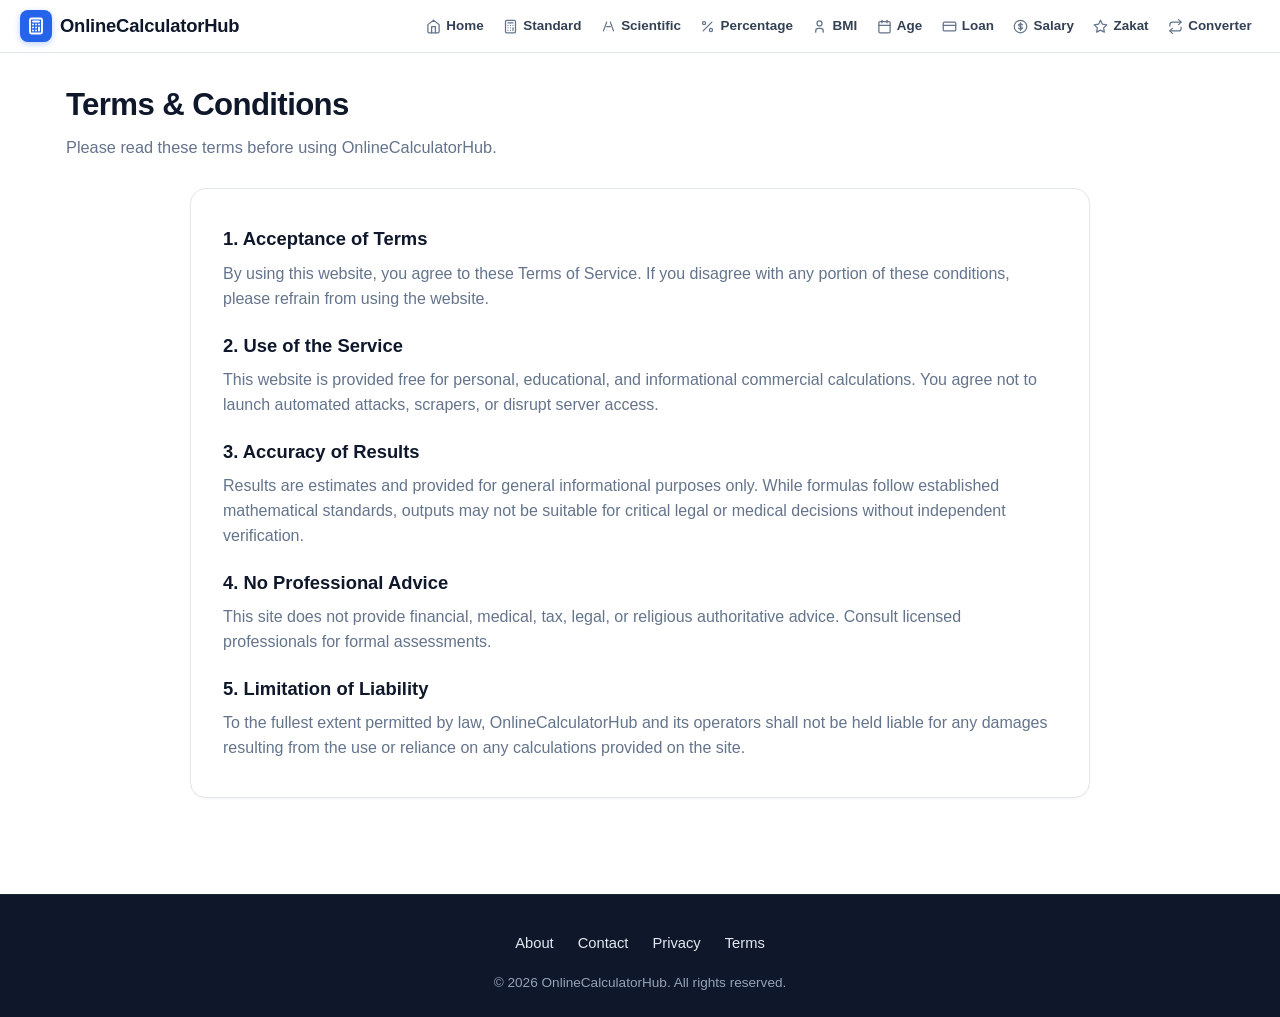
<file: terms.html>
<!DOCTYPE html>
<html lang="en">
<head>
  <meta charset="UTF-8">
  <meta name="viewport" content="width=device-width, initial-scale=1.0">
  <title>Terms of Service - OnlineCalculatorHub</title>
  <meta name="description" content="Review the Terms of Service for OnlineCalculatorHub: free online mathematical calculation tools provided on an informational basis without warranty.">
  <link rel="canonical" href="https://onlinecalculator-hub.vercel.app/terms.html">
  <link rel="icon" type="image/svg+xml" href="data:image/svg+xml,%3Csvg xmlns='http://www.w3.org/2000/svg' viewBox='0 0 24 24' fill='none' stroke='%232563eb' stroke-width='2' stroke-linecap='round' stroke-linejoin='round'%3E%3Crect x='4' y='2' width='16' height='20' rx='2'/%3E%3Cline x1='8' y1='6' x2='16' y2='6'/%3E%3Cline x1='16' y1='14' x2='16' y2='18'/%3E%3Cpath d='M16 10h.01'/%3E%3Cpath d='M12 10h.01'/%3E%3Cpath d='M8 10h.01'/%3E%3Cpath d='M12 14h.01'/%3E%3Cpath d='M8 14h.01'/%3E%3Cpath d='M12 18h.01'/%3E%3Cpath d='M8 18h.01'/%3E%3C/svg%3E">
  <meta property="og:title" content="Terms of Service - OnlineCalculatorHub">
  <meta property="og:description" content="Read the terms governing use of OnlineCalculatorHub tools and disclaimers.">
  <meta property="og:url" content="https://onlinecalculator-hub.vercel.app/terms.html">
  <meta property="og:type" content="website">
  <meta property="og:site_name" content="OnlineCalculatorHub">
  <link rel="stylesheet" href="style.css">
</head>
<body>
    <header class="site-header">
    <div class="header-inner">
      <a href="index.html" class="brand" aria-label="OnlineCalculatorHub Home">
        <div class="brand-icon">
          <svg viewBox="0 0 24 24" fill="none" stroke="currentColor" stroke-width="2.5" stroke-linecap="round" stroke-linejoin="round">
            <rect x="4" y="2" width="16" height="20" rx="2"></rect>
            <line x1="8" y1="6" x2="16" y2="6"></line>
            <line x1="16" y1="14" x2="16" y2="18"></line>
            <path d="M16 10h.01"></path>
            <path d="M12 10h.01"></path>
            <path d="M8 10h.01"></path>
            <path d="M12 14h.01"></path>
            <path d="M8 14h.01"></path>
            <path d="M12 18h.01"></path>
            <path d="M8 18h.01"></path>
          </svg>
        </div>
        <span class="brand-title">OnlineCalculatorHub</span>
      </a>
      <button class="nav-toggle" aria-label="Toggle navigation menu" aria-expanded="false">
        <span class="nav-toggle-icon"><span></span><span></span><span></span></span>
        <span class="nav-toggle-text">Menu</span>
      </button>
      <nav>
        <ul class="nav-menu">
          <li><a href="index.html"><svg class="nav-icon" viewBox="0 0 24 24" fill="none" stroke="currentColor" stroke-width="2" stroke-linecap="round" stroke-linejoin="round"><path d="M3 9l9-7 9 7v11a2 2 0 0 1-2 2H5a2 2 0 0 1-2-2z"></path><polyline points="9 22 9 12 15 12 15 22"></polyline></svg><span>Home</span></a></li>
          <li><a href="index.html#standard"><svg class="nav-icon" viewBox="0 0 24 24" fill="none" stroke="currentColor" stroke-width="2" stroke-linecap="round" stroke-linejoin="round"><rect x="4" y="2" width="16" height="20" rx="2"></rect><line x1="8" y1="6" x2="16" y2="6"></line><line x1="16" y1="14" x2="16" y2="18"></line><path d="M16 10h.01M12 10h.01M8 10h.01M12 14h.01M8 14h.01M12 18h.01M8 18h.01"></path></svg><span>Standard</span></a></li>
          <li><a href="scientific.html"><svg class="nav-icon" viewBox="0 0 24 24" fill="none" stroke="currentColor" stroke-width="2" stroke-linecap="round" stroke-linejoin="round"><path d="M4 19L9 5M15 5l5 14M9 12h6"></path></svg><span>Scientific</span></a></li>
          <li><a href="percentage.html"><svg class="nav-icon" viewBox="0 0 24 24" fill="none" stroke="currentColor" stroke-width="2" stroke-linecap="round" stroke-linejoin="round"><line x1="19" y1="5" x2="5" y2="19"></line><circle cx="6.5" cy="6.5" r="2.5"></circle><circle cx="17.5" cy="17.5" r="2.5"></circle></svg><span>Percentage</span></a></li>
          <li><a href="bmi.html"><svg class="nav-icon" viewBox="0 0 24 24" fill="none" stroke="currentColor" stroke-width="2" stroke-linecap="round" stroke-linejoin="round"><circle cx="12" cy="7" r="4"></circle><path d="M6 21v-2a4 4 0 0 1 4-4h4a4 4 0 0 1 4 4v2"></path></svg><span>BMI</span></a></li>
          <li><a href="age.html"><svg class="nav-icon" viewBox="0 0 24 24" fill="none" stroke="currentColor" stroke-width="2" stroke-linecap="round" stroke-linejoin="round"><rect x="3" y="4" width="18" height="18" rx="2" ry="2"></rect><line x1="16" y1="2" x2="16" y2="6"></line><line x1="8" y1="2" x2="8" y2="6"></line><line x1="3" y1="10" x2="21" y2="10"></line></svg><span>Age</span></a></li>
          <li><a href="loan.html"><svg class="nav-icon" viewBox="0 0 24 24" fill="none" stroke="currentColor" stroke-width="2" stroke-linecap="round" stroke-linejoin="round"><rect x="2" y="5" width="20" height="14" rx="2"></rect><line x1="2" y1="10" x2="22" y2="10"></line></svg><span>Loan</span></a></li>
          <li><a href="salary.html"><svg class="nav-icon" viewBox="0 0 24 24" fill="none" stroke="currentColor" stroke-width="2" stroke-linecap="round" stroke-linejoin="round"><circle cx="12" cy="12" r="10"></circle><path d="M12 6v12M15 9.5a3.5 3.5 0 0 0-6 0c0 3 6 2 6 5a3.5 3.5 0 0 1-6 0"></path></svg><span>Salary</span></a></li>
          <li><a href="zakat.html"><svg class="nav-icon" viewBox="0 0 24 24" fill="none" stroke="currentColor" stroke-width="2" stroke-linecap="round" stroke-linejoin="round"><path d="M12 2l3.09 6.26L22 9.27l-5 4.87 1.18 6.88L12 17.77l-6.18 3.25L7 14.14 2 9.27l6.91-1.01L12 2z"></path></svg><span>Zakat</span></a></li>
          <li><a href="converter.html"><svg class="nav-icon" viewBox="0 0 24 24" fill="none" stroke="currentColor" stroke-width="2" stroke-linecap="round" stroke-linejoin="round"><polyline points="17 1 21 5 17 9"></polyline><path d="M3 11V9a4 4 0 0 1 4-4h14"></path><polyline points="7 23 3 19 7 15"></polyline><path d="M21 13v2a4 4 0 0 1-4 4H3"></path></svg><span>Converter</span></a></li>
        </ul>
      </nav>
    </div>
  </header>

  <main class="main-wrapper">
    <div class="page-intro">
      <h1>Terms &amp; Conditions</h1>
      <p class="page-subtitle">Please read these terms before using OnlineCalculatorHub.</p>
    </div>

    <!-- Panel 13 Card matching Reference Image -->
    <section class="content-card">
      <h2 style="font-size: 1.15rem; font-weight: 700; color: var(--text-main); margin-bottom: 0.5rem;">1. Acceptance of Terms</h2>
      <p style="margin-bottom: 1.25rem; color: var(--text-muted);">
        By using this website, you agree to these Terms of Service. If you disagree with any portion of these conditions, please refrain from using the website.
      </p>

      <h2 style="font-size: 1.15rem; font-weight: 700; color: var(--text-main); margin-bottom: 0.5rem;">2. Use of the Service</h2>
      <p style="margin-bottom: 1.25rem; color: var(--text-muted);">
        This website is provided free for personal, educational, and informational commercial calculations. You agree not to launch automated attacks, scrapers, or disrupt server access.
      </p>

      <h2 style="font-size: 1.15rem; font-weight: 700; color: var(--text-main); margin-bottom: 0.5rem;">3. Accuracy of Results</h2>
      <p style="margin-bottom: 1.25rem; color: var(--text-muted);">
        Results are estimates and provided for general informational purposes only. While formulas follow established mathematical standards, outputs may not be suitable for critical legal or medical decisions without independent verification.
      </p>

      <h2 style="font-size: 1.15rem; font-weight: 700; color: var(--text-main); margin-bottom: 0.5rem;">4. No Professional Advice</h2>
      <p style="margin-bottom: 1.25rem; color: var(--text-muted);">
        This site does not provide financial, medical, tax, legal, or religious authoritative advice. Consult licensed professionals for formal assessments.
      </p>

      <h2 style="font-size: 1.15rem; font-weight: 700; color: var(--text-main); margin-bottom: 0.5rem;">5. Limitation of Liability</h2>
      <p style="margin-bottom: 0; color: var(--text-muted);">
        To the fullest extent permitted by law, OnlineCalculatorHub and its operators shall not be held liable for any damages resulting from the use or reliance on any calculations provided on the site.
      </p>
    </section>
  </main>

  <footer class="site-footer">
    <div class="footer-container">
      <ul class="footer-nav">
        <li><a href="about.html">About</a></li>
        <li><a href="contact.html">Contact</a></li>
        <li><a href="privacy.html">Privacy</a></li>
        <li><a href="terms.html">Terms</a></li>
      </ul>
      <p class="footer-copy">&copy; 2026 OnlineCalculatorHub. All rights reserved.</p>
    </div>
  </footer>

  <script src="script.js"></script>
</body>
</html>
</file>
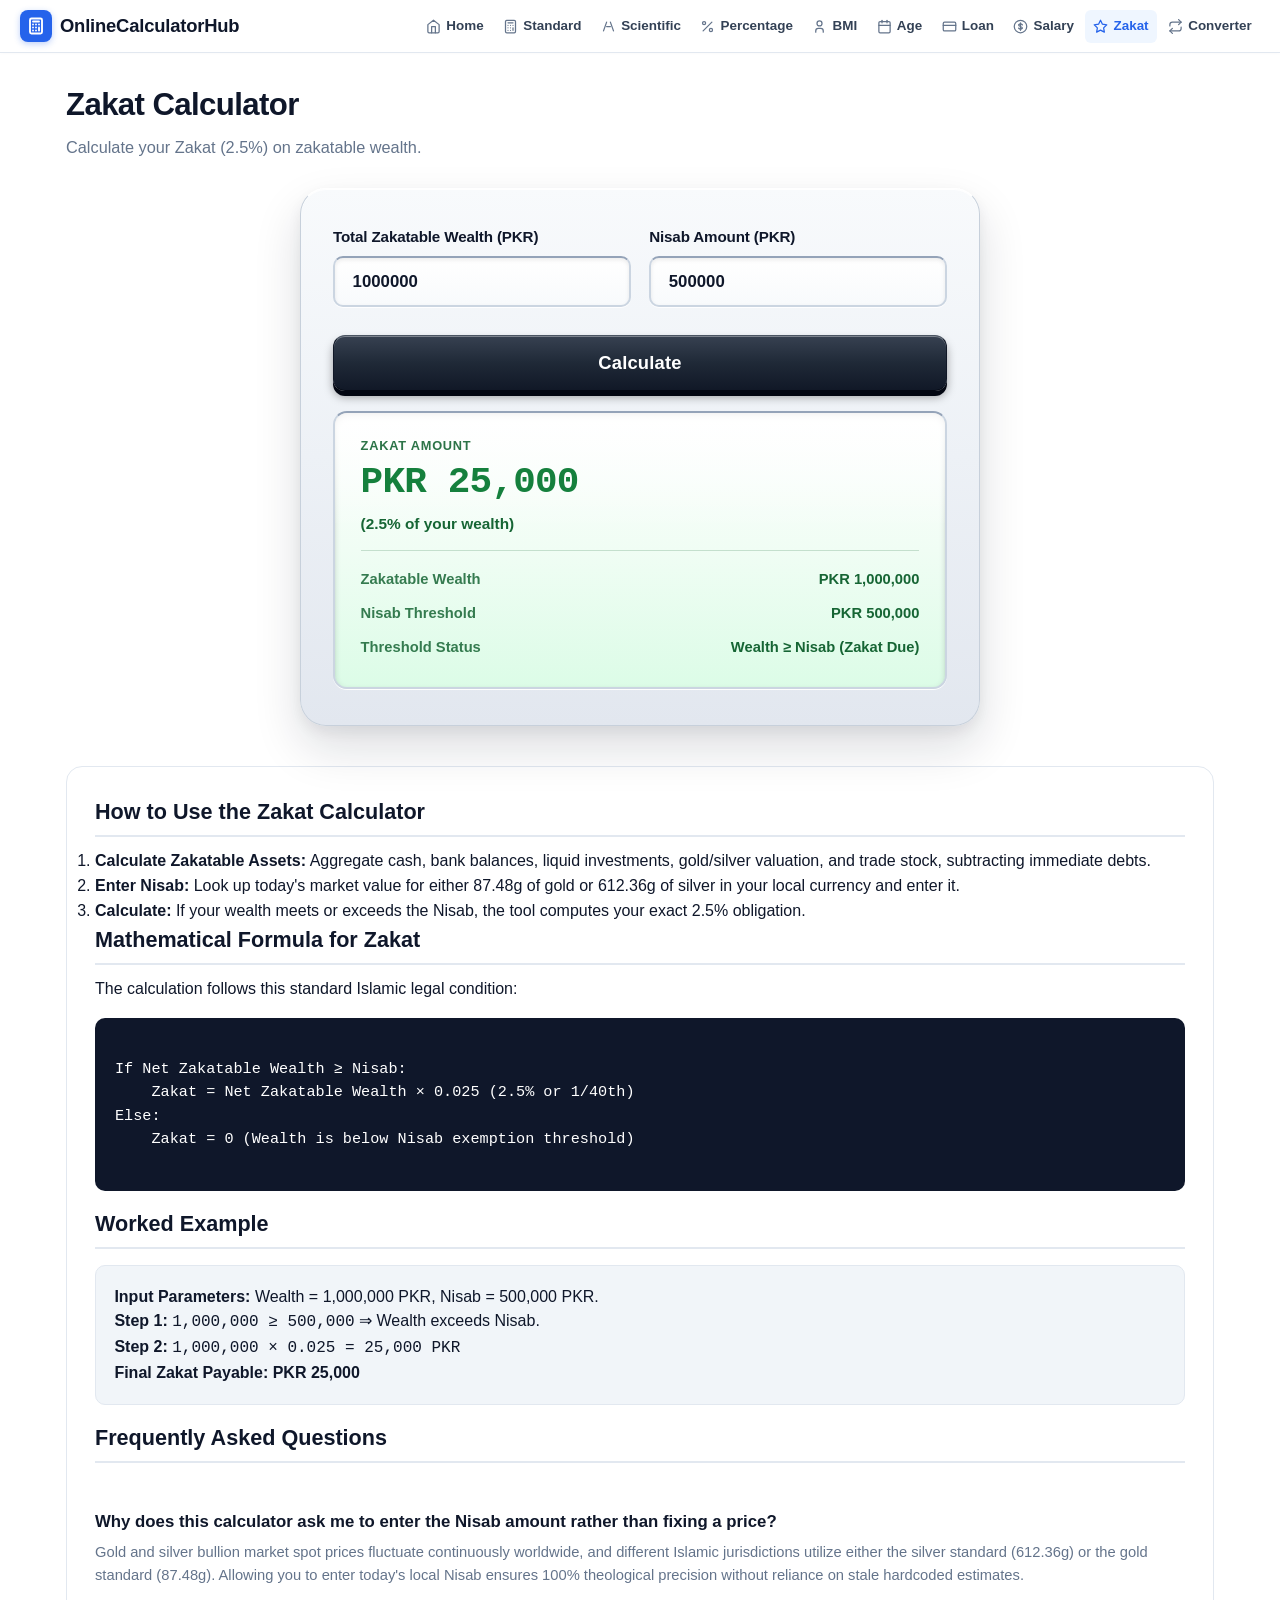
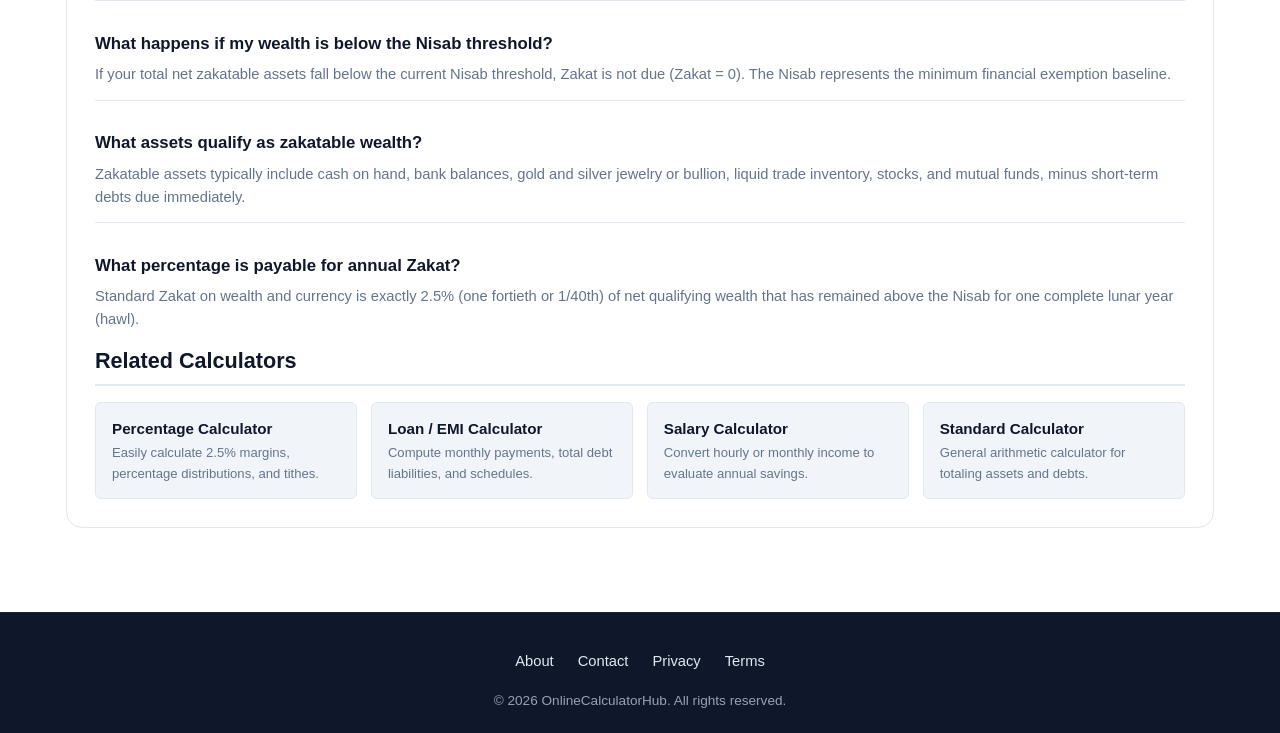
<file: zakat.html>
<!DOCTYPE html>
<html lang="en">
<head>
  <meta charset="UTF-8">
  <meta name="viewport" content="width=device-width, initial-scale=1.0">
  <title>Zakat Calculator - Accurate 2.5% Wealth Calculation | OnlineCalculatorHub</title>
  <meta name="description" content="Calculate your annual Zakat obligations accurately. Enter your total qualifying wealth and local nisab threshold to compute your exact 2.5% contribution.">
  <link rel="canonical" href="https://onlinecalculator-hub.vercel.app/zakat.html">
  <link rel="icon" type="image/svg+xml" href="data:image/svg+xml,%3Csvg xmlns='http://www.w3.org/2000/svg' viewBox='0 0 24 24' fill='none' stroke='%232563eb' stroke-width='2' stroke-linecap='round' stroke-linejoin='round'%3E%3Crect x='4' y='2' width='16' height='20' rx='2'/%3E%3Cline x1='8' y1='6' x2='16' y2='6'/%3E%3Cline x1='16' y1='14' x2='16' y2='18'/%3E%3Cpath d='M16 10h.01'/%3E%3Cpath d='M12 10h.01'/%3E%3Cpath d='M8 10h.01'/%3E%3Cpath d='M12 14h.01'/%3E%3Cpath d='M8 14h.01'/%3E%3Cpath d='M12 18h.01'/%3E%3Cpath d='M8 18h.01'/%3E%3C/svg%3E">
  <meta property="og:title" content="Zakat Calculator - Accurate 2.5% Wealth Calculation | OnlineCalculatorHub">
  <meta property="og:description" content="Calculate your 2.5% Zakat obligation based on customizable nisab threshold and zakatable assets.">
  <meta property="og:url" content="https://onlinecalculator-hub.vercel.app/zakat.html">
  <meta property="og:type" content="website">
  <meta property="og:site_name" content="OnlineCalculatorHub">
  <link rel="stylesheet" href="style.css">
  <script type="application/ld+json">
  {
    "@context": "https://schema.org",
    "@type": "WebApplication",
    "name": "OnlineCalculatorHub Zakat Calculator",
    "url": "https://onlinecalculator-hub.vercel.app/zakat.html",
    "applicationCategory": "FinanceApplication",
    "operatingSystem": "All",
    "browserRequirements": "Requires JavaScript",
    "description": "Calculates 2.5% Zakat on qualifying surplus wealth against a user-specified Nisab threshold."
  }
  </script>
  <script type="application/ld+json">
  {
    "@context": "https://schema.org",
    "@type": "FAQPage",
    "mainEntity": [
      {
        "@type": "Question",
        "name": "Why does this calculator ask me to enter the Nisab amount rather than fixing a price?",
        "acceptedAnswer": {
          "@type": "Answer",
          "text": "Gold and silver bullion market spot prices fluctuate continuously worldwide, and different Islamic jurisdictions utilize either the silver standard (612.36g) or the gold standard (87.48g). Allowing you to enter today's local Nisab ensures 100% theological precision without reliance on stale hardcoded estimates."
        }
      },
      {
        "@type": "Question",
        "name": "What happens if my wealth is below the Nisab threshold?",
        "acceptedAnswer": {
          "@type": "Answer",
          "text": "If your total net zakatable assets fall below the current Nisab threshold, Zakat is not due (Zakat = 0). The Nisab represents the minimum financial exemption baseline."
        }
      },
      {
        "@type": "Question",
        "name": "What assets qualify as zakatable wealth?",
        "acceptedAnswer": {
          "@type": "Answer",
          "text": "Zakatable assets typically include cash on hand, bank balances, gold and silver jewelry or bullion, liquid trade inventory, stocks, and mutual funds, minus short-term debts due immediately."
        }
      },
      {
        "@type": "Question",
        "name": "What percentage is payable for annual Zakat?",
        "acceptedAnswer": {
          "@type": "Answer",
          "text": "Standard Zakat on wealth and currency is exactly 2.5% (one fortieth or 1/40th) of net qualifying wealth that has remained above the Nisab for one complete lunar year (hawl)."
        }
      }
    ]
  }
  </script>
</head>
<body>
    <header class="site-header">
    <div class="header-inner">
      <a href="index.html" class="brand" aria-label="OnlineCalculatorHub Home">
        <div class="brand-icon">
          <svg viewBox="0 0 24 24" fill="none" stroke="currentColor" stroke-width="2.5" stroke-linecap="round" stroke-linejoin="round">
            <rect x="4" y="2" width="16" height="20" rx="2"></rect>
            <line x1="8" y1="6" x2="16" y2="6"></line>
            <line x1="16" y1="14" x2="16" y2="18"></line>
            <path d="M16 10h.01"></path>
            <path d="M12 10h.01"></path>
            <path d="M8 10h.01"></path>
            <path d="M12 14h.01"></path>
            <path d="M8 14h.01"></path>
            <path d="M12 18h.01"></path>
            <path d="M8 18h.01"></path>
          </svg>
        </div>
        <span class="brand-title">OnlineCalculatorHub</span>
      </a>
      <button class="nav-toggle" aria-label="Toggle navigation menu" aria-expanded="false">
        <span class="nav-toggle-icon"><span></span><span></span><span></span></span>
        <span class="nav-toggle-text">Menu</span>
      </button>
      <nav>
        <ul class="nav-menu">
          <li><a href="index.html"><svg class="nav-icon" viewBox="0 0 24 24" fill="none" stroke="currentColor" stroke-width="2" stroke-linecap="round" stroke-linejoin="round"><path d="M3 9l9-7 9 7v11a2 2 0 0 1-2 2H5a2 2 0 0 1-2-2z"></path><polyline points="9 22 9 12 15 12 15 22"></polyline></svg><span>Home</span></a></li>
          <li><a href="index.html#standard"><svg class="nav-icon" viewBox="0 0 24 24" fill="none" stroke="currentColor" stroke-width="2" stroke-linecap="round" stroke-linejoin="round"><rect x="4" y="2" width="16" height="20" rx="2"></rect><line x1="8" y1="6" x2="16" y2="6"></line><line x1="16" y1="14" x2="16" y2="18"></line><path d="M16 10h.01M12 10h.01M8 10h.01M12 14h.01M8 14h.01M12 18h.01M8 18h.01"></path></svg><span>Standard</span></a></li>
          <li><a href="scientific.html"><svg class="nav-icon" viewBox="0 0 24 24" fill="none" stroke="currentColor" stroke-width="2" stroke-linecap="round" stroke-linejoin="round"><path d="M4 19L9 5M15 5l5 14M9 12h6"></path></svg><span>Scientific</span></a></li>
          <li><a href="percentage.html"><svg class="nav-icon" viewBox="0 0 24 24" fill="none" stroke="currentColor" stroke-width="2" stroke-linecap="round" stroke-linejoin="round"><line x1="19" y1="5" x2="5" y2="19"></line><circle cx="6.5" cy="6.5" r="2.5"></circle><circle cx="17.5" cy="17.5" r="2.5"></circle></svg><span>Percentage</span></a></li>
          <li><a href="bmi.html"><svg class="nav-icon" viewBox="0 0 24 24" fill="none" stroke="currentColor" stroke-width="2" stroke-linecap="round" stroke-linejoin="round"><circle cx="12" cy="7" r="4"></circle><path d="M6 21v-2a4 4 0 0 1 4-4h4a4 4 0 0 1 4 4v2"></path></svg><span>BMI</span></a></li>
          <li><a href="age.html"><svg class="nav-icon" viewBox="0 0 24 24" fill="none" stroke="currentColor" stroke-width="2" stroke-linecap="round" stroke-linejoin="round"><rect x="3" y="4" width="18" height="18" rx="2" ry="2"></rect><line x1="16" y1="2" x2="16" y2="6"></line><line x1="8" y1="2" x2="8" y2="6"></line><line x1="3" y1="10" x2="21" y2="10"></line></svg><span>Age</span></a></li>
          <li><a href="loan.html"><svg class="nav-icon" viewBox="0 0 24 24" fill="none" stroke="currentColor" stroke-width="2" stroke-linecap="round" stroke-linejoin="round"><rect x="2" y="5" width="20" height="14" rx="2"></rect><line x1="2" y1="10" x2="22" y2="10"></line></svg><span>Loan</span></a></li>
          <li><a href="salary.html"><svg class="nav-icon" viewBox="0 0 24 24" fill="none" stroke="currentColor" stroke-width="2" stroke-linecap="round" stroke-linejoin="round"><circle cx="12" cy="12" r="10"></circle><path d="M12 6v12M15 9.5a3.5 3.5 0 0 0-6 0c0 3 6 2 6 5a3.5 3.5 0 0 1-6 0"></path></svg><span>Salary</span></a></li>
          <li><a href="zakat.html"><svg class="nav-icon" viewBox="0 0 24 24" fill="none" stroke="currentColor" stroke-width="2" stroke-linecap="round" stroke-linejoin="round"><path d="M12 2l3.09 6.26L22 9.27l-5 4.87 1.18 6.88L12 17.77l-6.18 3.25L7 14.14 2 9.27l6.91-1.01L12 2z"></path></svg><span>Zakat</span></a></li>
          <li><a href="converter.html"><svg class="nav-icon" viewBox="0 0 24 24" fill="none" stroke="currentColor" stroke-width="2" stroke-linecap="round" stroke-linejoin="round"><polyline points="17 1 21 5 17 9"></polyline><path d="M3 11V9a4 4 0 0 1 4-4h14"></path><polyline points="7 23 3 19 7 15"></polyline><path d="M21 13v2a4 4 0 0 1-4 4H3"></path></svg><span>Converter</span></a></li>
        </ul>
      </nav>
    </div>
  </header>

  <main class="main-wrapper">
    <div class="page-intro">
      <h1>Zakat Calculator</h1>
      <p class="page-subtitle">Calculate your Zakat (2.5%) on zakatable wealth.</p>
    </div>

    <!-- Panel 8 Layout matching Reference Image -->
    <section class="tool-card" aria-label="Interactive Zakat Calculator">
      <div class="form-grid-2">
        <div class="form-group" style="margin-bottom: 0;">
          <label for="zakatWealth">Total Zakatable Wealth (PKR)</label>
          <input type="number" step="any" class="input-field" id="zakatWealth" value="1000000" placeholder="1000000">
        </div>
        <div class="form-group" style="margin-bottom: 0;">
          <label for="zakatNisab">Nisab Amount (PKR)</label>
          <input type="number" step="any" class="input-field" id="zakatNisab" value="500000" placeholder="500000">
        </div>
      </div>

      <button type="button" class="btn-primary" id="calculateZakatBtn" style="margin-bottom: 1.25rem;">Calculate</button>

      <!-- GREEN Result Box matching Panel 8 in Reference Image -->
      <div class="result-box-green">
        <div class="result-tag" style="color: var(--green-text);">Zakat Amount</div>
        <div class="result-main" style="color: var(--green-bold);" id="zakatDueValue">PKR 25,000</div>
        <p class="result-sub" id="zakatSummaryLine" style="color: var(--green-text);">(2.5% of your wealth)</p>
        <ul class="result-list" style="border-top-color: rgba(22, 101, 52, 0.2);">
          <li class="result-row">
            <span class="result-row-label">Zakatable Wealth</span>
            <span class="result-row-val" id="dispWealth">PKR 1,000,000</span>
          </li>
          <li class="result-row">
            <span class="result-row-label">Nisab Threshold</span>
            <span class="result-row-val" id="dispNisab">PKR 500,000</span>
          </li>
          <li class="result-row">
            <span class="result-row-label">Threshold Status</span>
            <span class="result-row-val" id="dispStatus">Wealth &ge; Nisab (Zakat Due)</span>
          </li>
        </ul>
      </div>
    </section>

    <!-- Content & SEO Sections -->
    <article class="info-section">
      <h2>How to Use the Zakat Calculator</h2>
      <ol>
        <li><strong>Calculate Zakatable Assets:</strong> Aggregate cash, bank balances, liquid investments, gold/silver valuation, and trade stock, subtracting immediate debts.</li>
        <li><strong>Enter Nisab:</strong> Look up today's market value for either 87.48g of gold or 612.36g of silver in your local currency and enter it.</li>
        <li><strong>Calculate:</strong> If your wealth meets or exceeds the Nisab, the tool computes your exact 2.5% obligation.</li>
      </ol>

      <h2>Mathematical Formula for Zakat</h2>
      <p>The calculation follows this standard Islamic legal condition:</p>
      <div class="formula-display">
If Net Zakatable Wealth &ge; Nisab:
    Zakat = Net Zakatable Wealth &times; 0.025 (2.5% or 1/40th)
Else:
    Zakat = 0 (Wealth is below Nisab exemption threshold)
      </div>

      <h2>Worked Example</h2>
      <div class="example-box">
        <p><strong>Input Parameters:</strong> Wealth = 1,000,000 PKR, Nisab = 500,000 PKR.</p>
        <p><strong>Step 1:</strong> <code>1,000,000 &ge; 500,000</code> &rArr; Wealth exceeds Nisab.</p>
        <p><strong>Step 2:</strong> <code>1,000,000 &times; 0.025 = 25,000 PKR</code></p>
        <p><strong>Final Zakat Payable:</strong> <strong>PKR 25,000</strong></p>
      </div>

      <h2>Frequently Asked Questions</h2>
      <div class="faq-wrap">
        <div class="faq-node">
          <h3 class="faq-q">Why does this calculator ask me to enter the Nisab amount rather than fixing a price?</h3>
          <p class="faq-a">Gold and silver bullion market spot prices fluctuate continuously worldwide, and different Islamic jurisdictions utilize either the silver standard (612.36g) or the gold standard (87.48g). Allowing you to enter today's local Nisab ensures 100% theological precision without reliance on stale hardcoded estimates.</p>
        </div>
        <div class="faq-node">
          <h3 class="faq-q">What happens if my wealth is below the Nisab threshold?</h3>
          <p class="faq-a">If your total net zakatable assets fall below the current Nisab threshold, Zakat is not due (Zakat = 0). The Nisab represents the minimum financial exemption baseline.</p>
        </div>
        <div class="faq-node">
          <h3 class="faq-q">What assets qualify as zakatable wealth?</h3>
          <p class="faq-a">Zakatable assets typically include cash on hand, bank balances, gold and silver jewelry or bullion, liquid trade inventory, stocks, and mutual funds, minus short-term debts due immediately.</p>
        </div>
        <div class="faq-node">
          <h3 class="faq-q">What percentage is payable for annual Zakat?</h3>
          <p class="faq-a">Standard Zakat on wealth and currency is exactly 2.5% (one fortieth or 1/40th) of net qualifying wealth that has remained above the Nisab for one complete lunar year (hawl).</p>
        </div>
      </div>

      <h2>Related Calculators</h2>
      <div class="related-list">
        <a href="percentage.html" class="related-pill">
          <div class="related-pill-title">Percentage Calculator</div>
          <div class="related-pill-desc">Easily calculate 2.5% margins, percentage distributions, and tithes.</div>
        </a>
        <a href="loan.html" class="related-pill">
          <div class="related-pill-title">Loan / EMI Calculator</div>
          <div class="related-pill-desc">Compute monthly payments, total debt liabilities, and schedules.</div>
        </a>
        <a href="salary.html" class="related-pill">
          <div class="related-pill-title">Salary Calculator</div>
          <div class="related-pill-desc">Convert hourly or monthly income to evaluate annual savings.</div>
        </a>
        <a href="index.html#standard" class="related-pill">
          <div class="related-pill-title">Standard Calculator</div>
          <div class="related-pill-desc">General arithmetic calculator for totaling assets and debts.</div>
        </a>
      </div>
    </article>
  </main>

  <footer class="site-footer">
    <div class="footer-container">
      <ul class="footer-nav">
        <li><a href="about.html">About</a></li>
        <li><a href="contact.html">Contact</a></li>
        <li><a href="privacy.html">Privacy</a></li>
        <li><a href="terms.html">Terms</a></li>
      </ul>
      <p class="footer-copy">&copy; 2026 OnlineCalculatorHub. All rights reserved.</p>
    </div>
  </footer>

  <script src="script.js"></script>
  <script>
    (function () {
      var wealthInput = document.getElementById('zakatWealth');
      var nisabInput = document.getElementById('zakatNisab');
      var calculateBtn = document.getElementById('calculateZakatBtn');

      function formatNum(n) {
        return 'PKR ' + Number(Math.round(n + 'e+2') + 'e-2').toLocaleString();
      }

      function updateZakat() {
        var wealth = parseFloat(wealthInput.value);
        var nisab = parseFloat(nisabInput.value);

        if (isNaN(wealth) || isNaN(nisab) || wealth < 0 || nisab < 0) return;

        var due = 0;
        var summary = document.getElementById('zakatSummaryLine');
        var dispDue = document.getElementById('zakatDueValue');
        var dispStatus = document.getElementById('dispStatus');

        document.getElementById('dispWealth').textContent = formatNum(wealth);
        document.getElementById('dispNisab').textContent = formatNum(nisab);

        if (wealth >= nisab) {
          due = wealth * 0.025;
          dispDue.textContent = formatNum(due);
          summary.textContent = '(2.5% of your wealth)';
          dispStatus.textContent = 'Wealth \u2265 Nisab (Zakat Due)';
        } else {
          due = 0;
          dispDue.textContent = 'PKR 0';
          summary.textContent = 'Wealth is below the Nisab threshold. No Zakat is due.';
          dispStatus.textContent = 'Wealth < Nisab (Exempt)';
        }
      }

      [wealthInput, nisabInput].forEach(function (el) {
        el.addEventListener('input', updateZakat);
      });
      calculateBtn.addEventListener('click', updateZakat);

      updateZakat();
    })();
  </script>
</body>
</html>
</file>
<file: style.css>
/* OnlineCalculatorHub - Unified Stylesheet (style.css) */
/* Rebuilt with Enhanced Navigation, Rich Icons, Hero Showcase & Premium Cards */
/* Mobile-first, solid colors only, zero blur filters, system fonts only */

:root {
  --bg-page: #ffffff;
  --bg-subtle: #f8fafc;
  --surface: #ffffff;
  --surface-alt: #f1f5f9;
  --surface-hover: #e2e8f0;
  --text-main: #0f172a;
  --text-muted: #64748b;
  --text-light: #94a3b8;
  --border: #e2e8f0;
  --border-strong: #cbd5e1;

  /* Primary Blue */
  --primary: #2563eb;
  --primary-hover: #1d4ed8;
  --primary-light: #eff6ff;
  --primary-border: #bfdbfe;
  --primary-text: #1e40af;

  /* Green Accent (BMI, Age, Zakat, Converter) */
  --green-bg: #f0fdf4;
  --green-border: #bbf7d0;
  --green-text: #166534;
  --green-bold: #15803d;

  /* Navy Footer */
  --footer-bg: #0f172a;
  --footer-text: #94a3b8;
  --footer-link: #e2e8f0;

  --shadow-sm: 0 1px 3px rgba(0, 0, 0, 0.05);
  --shadow-md: 0 4px 6px -1px rgba(0, 0, 0, 0.07), 0 2px 4px -2px rgba(0, 0, 0, 0.04);
  --shadow-lg: 0 12px 24px -4px rgba(0, 0, 0, 0.08), 0 4px 8px -2px rgba(0, 0, 0, 0.04);
  --shadow-card-hover: 0 14px 28px -4px rgba(37, 99, 235, 0.12), 0 6px 12px -2px rgba(0, 0, 0, 0.04);

  --radius-sm: 6px;
  --radius-md: 10px;
  --radius-lg: 16px;
  --radius-xl: 20px;

  --font-family: -apple-system, BlinkMacSystemFont, "Segoe UI", Roboto, "Helvetica Neue", Arial, sans-serif;
}

*, *::before, *::after {
  box-sizing: border-box;
  margin: 0;
  padding: 0;
}

html {
  font-size: 16px;
  -webkit-text-size-adjust: 100%;
  scroll-behavior: smooth;
}

body {
  font-family: var(--font-family);
  background-color: var(--bg-page);
  color: var(--text-main);
  line-height: 1.55;
  min-height: 100vh;
  display: flex;
  flex-direction: column;
}

/* Page load subtle animation */
@keyframes fadeInUp {
  from {
    opacity: 0;
    transform: translateY(8px);
  }
  to {
    opacity: 1;
    transform: translateY(0);
  }
}

.main-wrapper {
  flex: 1 0 auto;
  max-width: 1180px;
  width: 100%;
  margin: 0 auto;
  padding: 1.75rem 1rem 3.5rem 1rem;
  animation: fadeInUp 300ms ease-out;
}

@media (prefers-reduced-motion: reduce) {
  *, *::before, *::after {
    animation-duration: 0.01ms !important;
    animation-iteration-count: 1 !important;
    transition-duration: 0.01ms !important;
  }
}

/* =========================================================
   HEADER & NAVBAR (Desktop & Mobile)
   ========================================================= */
.site-header {
  background-color: #ffffff;
  border-bottom: 1px solid var(--border);
  position: sticky;
  top: 0;
  width: 100%;
  z-index: 100;
  box-shadow: 0 1px 3px rgba(0, 0, 0, 0.02);
}

.header-inner {
  max-width: 1360px;
  width: 100%;
  margin: 0 auto;
  padding: 0.6rem 1.25rem;
  display: flex;
  align-items: center;
  justify-content: space-between;
  gap: 0.75rem;
}

.brand {
  display: flex;
  align-items: center;
  gap: 0.5rem;
  text-decoration: none;
  color: var(--text-main);
  flex-shrink: 0;
}

.brand-icon {
  width: 32px;
  height: 32px;
  background-color: var(--primary);
  border-radius: 8px;
  display: flex;
  align-items: center;
  justify-content: center;
  color: #ffffff;
  flex-shrink: 0;
  box-shadow: 0 2px 6px rgba(37, 99, 235, 0.3);
}

.brand-icon svg {
  width: 18px;
  height: 18px;
}

.brand-title {
  font-size: 1.15rem;
  font-weight: 800;
  color: var(--text-main);
  letter-spacing: -0.01em;
  white-space: nowrap;
}

.brand-title span {
  color: var(--primary);
}

/* Desktop Navbar: STRICTLY ONE SINGLE ROW */
.nav-menu {
  display: flex;
  align-items: center;
  gap: 0.18rem;
  list-style: none;
  flex-wrap: nowrap;
}

.nav-menu a {
  display: inline-flex;
  align-items: center;
  gap: 0.32rem;
  padding: 0.38rem 0.52rem;
  text-decoration: none;
  color: #334155;
  font-size: 0.84rem;
  font-weight: 600;
  border-radius: var(--radius-sm);
  transition: all 0.15s ease;
  white-space: nowrap;
}

.nav-menu a .nav-icon {
  width: 15px;
  height: 15px;
  color: var(--text-muted);
  flex-shrink: 0;
  transition: color 0.15s ease;
}

.nav-menu a:hover {
  color: var(--primary);
  background-color: var(--primary-light);
}

.nav-menu a:hover .nav-icon {
  color: var(--primary);
}

.nav-menu a.active {
  color: var(--primary);
  background-color: var(--primary-light);
  font-weight: 700;
}

.nav-menu a.active .nav-icon {
  color: var(--primary);
}

/* Mobile Nav Toggle Button */
.nav-toggle {
  display: none;
  background: var(--surface-alt);
  border: 1px solid var(--border-strong);
  border-radius: var(--radius-sm);
  padding: 0.45rem 0.65rem;
  font-size: 1.15rem;
  cursor: pointer;
  color: var(--text-main);
  min-width: 44px;
  min-height: 44px;
  align-items: center;
  justify-content: center;
  gap: 0.35rem;
  font-weight: 600;
  font-family: inherit;
}

.nav-toggle:hover {
  background-color: var(--border);
}

.nav-toggle-icon {
  display: inline-flex;
  flex-direction: column;
  justify-content: center;
  gap: 4px;
  width: 18px;
  height: 18px;
}

.nav-toggle-icon span {
  display: block;
  height: 2px;
  width: 100%;
  background-color: var(--text-main);
  border-radius: 2px;
  transition: transform 0.2s ease, opacity 0.2s ease;
}

/* =========================================================
   PAGE HEADERS & TYPOGRAPHY
   ========================================================= */
.page-intro {
  margin-bottom: 1.75rem;
}

h1 {
  font-size: 1.95rem;
  font-weight: 800;
  color: var(--text-main);
  margin-bottom: 0.35rem;
  letter-spacing: -0.02em;
}

.page-subtitle {
  font-size: 1.02rem;
  color: var(--text-muted);
}

/* =========================================================
   HOME PAGE HERO SECTION (index.html)
   ========================================================= */
.home-hero {
  display: grid;
  grid-template-columns: 1.15fr 0.85fr;
  align-items: center;
  gap: 2.5rem;
  padding: 2.5rem 0 3rem 0;
}

.hero-pill-badge {
  display: inline-flex;
  align-items: center;
  gap: 0.4rem;
  padding: 0.35rem 0.75rem;
  background-color: var(--primary-light);
  border: 1px solid var(--primary-border);
  color: var(--primary-text);
  font-size: 0.82rem;
  font-weight: 700;
  border-radius: 9999px;
  margin-bottom: 1rem;
}

.home-hero h1 {
  font-size: 2.9rem;
  font-weight: 900;
  color: var(--primary);
  line-height: 1.12;
  margin-bottom: 0.65rem;
  letter-spacing: -0.03em;
}

.hero-subheading {
  font-size: 1.55rem;
  font-weight: 800;
  color: var(--text-main);
  margin-bottom: 0.85rem;
  line-height: 1.25;
}

.hero-description {
  font-size: 1.05rem;
  color: var(--text-muted);
  max-width: 530px;
  line-height: 1.65;
  margin-bottom: 1.5rem;
}

.hero-actions {
  display: flex;
  gap: 0.85rem;
  flex-wrap: wrap;
}

.btn-hero-primary {
  display: inline-flex;
  align-items: center;
  justify-content: center;
  gap: 0.45rem;
  background-color: var(--primary);
  color: #ffffff;
  padding: 0.75rem 1.4rem;
  border-radius: var(--radius-sm);
  font-size: 0.96rem;
  font-weight: 700;
  text-decoration: none;
  transition: background-color 0.15s ease, transform 0.15s ease;
  min-height: 46px;
}

.btn-hero-primary:hover {
  background-color: var(--primary-hover);
  transform: translateY(-1px);
}

.btn-hero-secondary {
  display: inline-flex;
  align-items: center;
  justify-content: center;
  gap: 0.45rem;
  background-color: var(--surface-alt);
  color: var(--text-main);
  border: 1px solid var(--border-strong);
  padding: 0.75rem 1.3rem;
  border-radius: var(--radius-sm);
  font-size: 0.96rem;
  font-weight: 600;
  text-decoration: none;
  transition: all 0.15s ease;
  min-height: 46px;
}

.btn-hero-secondary:hover {
  background-color: var(--border);
  color: var(--primary);
}

/* Hero Showcase Visual */
.hero-illustration {
  display: flex;
  justify-content: center;
  align-items: center;
  position: relative;
}

.hero-visual-card {
  position: relative;
  width: 100%;
  max-width: 360px;
  display: flex;
  justify-content: center;
  align-items: center;
}

.hero-calc-img {
  width: 100%;
  height: auto;
  border-radius: var(--radius-xl);
  display: block;
  box-shadow: 0 20px 40px -10px rgba(37, 99, 235, 0.22), 0 4px 16px rgba(0, 0, 0, 0.04);
  transition: transform 0.3s ease, box-shadow 0.3s ease;
  background-color: #ffffff;
}

.hero-calc-img:hover {
  transform: translateY(-5px);
  box-shadow: 0 24px 48px -10px rgba(37, 99, 235, 0.28), 0 8px 20px rgba(0, 0, 0, 0.06);
}

.hero-floating-chip {
  position: absolute;
  background-color: #ffffff;
  border: 1px solid var(--border);
  border-radius: 9999px;
  padding: 0.4rem 0.85rem;
  font-size: 0.78rem;
  font-weight: 700;
  box-shadow: var(--shadow-md);
  display: flex;
  align-items: center;
  gap: 0.35rem;
}

.chip-top-left {
  top: -10px;
  left: -15px;
  color: #166534;
  border-color: #bbf7d0;
  background-color: #f0fdf4;
}

.chip-bottom-right {
  bottom: -10px;
  right: -15px;
  color: var(--primary);
  border-color: var(--primary-border);
  background-color: var(--primary-light);
}

/* =========================================================
   ENHANCED CALCULATOR DIRECTORY CARDS (Home Page)
   ========================================================= */
.section-title-wrap {
  text-align: center;
  margin-top: 2rem;
  margin-bottom: 1.75rem;
}

.section-badge {
  display: inline-block;
  font-size: 0.78rem;
  font-weight: 700;
  text-transform: uppercase;
  letter-spacing: 0.06em;
  color: var(--primary);
  background-color: var(--primary-light);
  padding: 0.25rem 0.7rem;
  border-radius: 9999px;
  margin-bottom: 0.4rem;
}

.section-title {
  font-size: 1.85rem;
  font-weight: 800;
  color: var(--text-main);
  letter-spacing: -0.02em;
}

.cards-grid {
  display: grid;
  grid-template-columns: repeat(auto-fit, minmax(320px, 1fr));
  gap: 1.35rem;
  margin-bottom: 3.5rem;
}

.calc-card-item {
  display: flex;
  flex-direction: column;
  background-color: #ffffff;
  border: 1px solid var(--border);
  border-radius: var(--radius-lg);
  padding: 1.6rem 1.4rem;
  text-decoration: none;
  box-shadow: var(--shadow-sm);
  transition: transform 0.2s ease, box-shadow 0.2s ease, border-color 0.2s ease;
  position: relative;
}

.calc-card-item:hover {
  transform: translateY(-5px);
  box-shadow: var(--shadow-card-hover);
  border-color: var(--primary-border);
}

.card-top-row {
  display: flex;
  justify-content: space-between;
  align-items: flex-start;
  margin-bottom: 1rem;
}

.card-icon-wrap {
  width: 52px;
  height: 52px;
  border-radius: 14px;
  display: flex;
  align-items: center;
  justify-content: center;
  flex-shrink: 0;
  transition: transform 0.2s ease;
}

.calc-card-item:hover .card-icon-wrap {
  transform: scale(1.08);
}

.card-icon-wrap svg {
  width: 26px;
  height: 26px;
}

.card-tag {
  font-size: 0.72rem;
  font-weight: 700;
  text-transform: uppercase;
  letter-spacing: 0.05em;
  padding: 0.2rem 0.55rem;
  border-radius: 9999px;
  background-color: var(--surface-alt);
  color: var(--text-muted);
}

.icon-blue { background-color: #eff6ff; color: #2563eb; }
.icon-purple { background-color: #f5f3ff; color: #7c3aed; }
.icon-green { background-color: #f0fdf4; color: #16a34a; }
.icon-cyan { background-color: #ecfeff; color: #0891b2; }
.icon-orange { background-color: #fff7ed; color: #ea580c; }
.icon-amber { background-color: #fffbeb; color: #d97706; }
.icon-teal { background-color: #f0fdfa; color: #0d9488; }
.icon-rose { background-color: #fff1f2; color: #e11d48; }

.calc-card-title {
  font-size: 1.18rem;
  font-weight: 800;
  color: var(--text-main);
  margin-bottom: 0.35rem;
  line-height: 1.3;
}

.calc-card-desc {
  font-size: 0.9rem;
  color: var(--text-muted);
  line-height: 1.5;
  margin-bottom: 1.25rem;
  flex-grow: 1;
}

.card-action-link {
  display: inline-flex;
  align-items: center;
  gap: 0.35rem;
  font-size: 0.88rem;
  font-weight: 700;
  color: var(--primary);
  margin-top: auto;
}

.card-action-link svg {
  width: 16px;
  height: 16px;
  transition: transform 0.15s ease;
}

.calc-card-item:hover .card-action-link svg {
  transform: translateX(3px);
}

/* =========================================================
   HARDWARE TACTILE CONSOLE (All Calculators)
   Matching the physical 3D metallic hardware console aesthetic
   (Standard, Scientific, Percentage, BMI, Age, Loan, Salary, Zakat, Converter)
   ========================================================= */
.tool-card {
  max-width: 680px;
  margin: 0 auto 2.5rem auto;
  background: linear-gradient(180deg, #f8fafc 0%, #edf1f6 50%, #e2e7ef 100%);
  border: 1px solid #c7d0db;
  border-top: 1px solid #ffffff;
  border-radius: 26px;
  padding: 2.25rem 2rem;
  box-shadow: 0 22px 48px rgba(15, 23, 42, 0.14), 0 6px 14px rgba(15, 23, 42, 0.06), inset 0 1px 0 rgba(255, 255, 255, 0.95);
  position: relative;
}

/* Wide layout for Split View Keypad Calculators (Standard & Scientific) and Loan Table */
.calc-split-card,
.tool-card:has(.calc-split),
.tool-card:has(#loanSummaryTable) {
  max-width: 1040px;
}

.calc-split {
  display: grid;
  grid-template-columns: 1.3fr 0.7fr;
  gap: 2.25rem;
  align-items: start;
}

@media (max-width: 992px) {
  .calc-split {
    grid-template-columns: 1fr;
    gap: 1.75rem;
  }
}

.form-group {
  margin-bottom: 1.35rem;
}

.form-group label {
  display: block;
  font-size: 0.95rem;
  font-weight: 700;
  color: var(--text-main);
  margin-bottom: 0.45rem;
  letter-spacing: -0.01em;
}

/* Responsive Form Input Grids */
.form-grid-2 {
  display: grid;
  grid-template-columns: 1fr 1fr;
  gap: 1.15rem;
  margin-bottom: 1.25rem;
}

.form-grid-3 {
  display: grid;
  grid-template-columns: 1fr 1fr 1fr;
  gap: 1.15rem;
  margin-bottom: 1.25rem;
}

.form-grid-4 {
  display: grid;
  grid-template-columns: repeat(4, 1fr);
  gap: 1.15rem;
  margin-bottom: 1.25rem;
}

.result-stats-grid {
  display: grid;
  grid-template-columns: repeat(3, 1fr);
  gap: 1.15rem;
}

@media (max-width: 860px) {
  .form-grid-4 {
    grid-template-columns: 1fr 1fr;
  }
}

@media (max-width: 640px) {
  .form-grid-4,
  .form-grid-3,
  .form-grid-2 {
    grid-template-columns: 1fr;
    gap: 0.9rem;
  }

  .result-stats-grid {
    grid-template-columns: 1fr;
    gap: 1rem;
  }
}

/* Content Pages (About, Contact, Privacy, Terms) */
.content-card {
  max-width: 900px;
  margin: 0 auto 2.5rem auto;
  background-color: #ffffff;
  border: 1px solid var(--border);
  border-radius: var(--radius-lg);
  padding: 2.25rem 2rem;
  box-shadow: var(--shadow-sm);
}

@media (max-width: 640px) {
  .content-card {
    padding: 1.35rem 1rem;
    border-radius: 14px;
  }
}

/* Inset Tactile Inputs with Hardware Bevel */
.input-field,
.select-field,
.textarea-field {
  width: 100%;
  padding: 0.85rem 1.1rem;
  border: 2px solid #cbd5e1;
  border-top-color: #94a3b8;
  border-radius: 10px;
  background: linear-gradient(180deg, #ffffff 0%, #f8fafc 100%);
  color: var(--text-main);
  font-size: 1.05rem;
  font-weight: 600;
  font-family: inherit;
  min-height: 48px;
  box-shadow: inset 0 2px 4px rgba(0, 0, 0, 0.08), 0 1px 0 rgba(255, 255, 255, 0.95);
  transition: border-color 0.15s ease, box-shadow 0.15s ease;
}

.input-field:focus,
.select-field:focus,
.textarea-field:focus {
  outline: none;
  border-color: var(--primary);
  box-shadow: inset 0 2px 4px rgba(0, 0, 0, 0.04), 0 0 0 3px rgba(37, 99, 235, 0.2);
}

/* Tactile 3D Action Push-Button (Calculate / Convert) - matching reference hardware button */
.btn-primary {
  display: inline-flex;
  align-items: center;
  justify-content: center;
  gap: 0.5rem;
  background: linear-gradient(180deg, #374151 0%, #1f2937 50%, #111827 100%);
  color: #ffffff;
  border: 1px solid #111827;
  border-top: 1px solid #4b5563;
  border-bottom-color: #030712;
  box-shadow: 0 5px 0 #030712, 0 6px 10px rgba(0, 0, 0, 0.35), inset 0 1px 0 rgba(255, 255, 255, 0.35);
  font-size: 1.15rem;
  font-weight: 800;
  letter-spacing: 0.01em;
  padding: 0.95rem 1.5rem;
  border-radius: 12px;
  cursor: pointer;
  width: 100%;
  min-height: 56px;
  transition: transform 0.05s ease, box-shadow 0.05s ease, background 0.1s ease;
  user-select: none;
  margin-top: 0.5rem;
  margin-bottom: 1.35rem;
}

.btn-primary:hover {
  background: linear-gradient(180deg, #4b5563 0%, #374151 50%, #1f2937 100%);
}

.btn-primary:active {
  transform: translateY(3px);
  box-shadow: 0 2px 0 #030712, 0 2px 4px rgba(0, 0, 0, 0.35), inset 0 1px 0 rgba(255, 255, 255, 0.35);
}

/* Tactile Mode Rocker Switches (Tabs Bar) */
.tabs-bar {
  display: flex;
  gap: 0.45rem;
  margin-bottom: 1.5rem;
  flex-wrap: wrap;
  background: #dbe2ea;
  padding: 0.45rem;
  border-radius: 12px;
  box-shadow: inset 0 2px 4px rgba(0, 0, 0, 0.12), 0 1px 0 rgba(255, 255, 255, 0.9);
}

.tab-pill {
  flex: 1;
  min-width: 90px;
  text-align: center;
  padding: 0.65rem 0.95rem;
  background: linear-gradient(180deg, #ffffff 0%, #f1f4f8 100%);
  border: 1px solid #c7ccd3;
  border-top: 1px solid #ffffff;
  border-bottom-color: #9aa1ab;
  border-radius: 8px;
  font-size: 0.92rem;
  font-weight: 700;
  color: #334155;
  cursor: pointer;
  box-shadow: 0 3px 0 #9aa1ab, 0 3px 4px rgba(0, 0, 0, 0.08), inset 0 1px 0 #ffffff;
  transition: all 0.1s ease;
  user-select: none;
}

.tab-pill:hover {
  background: #ffffff;
  color: #0f172a;
}

.tab-pill:active {
  transform: translateY(2px);
  box-shadow: 0 1px 0 #9aa1ab, 0 1px 2px rgba(0, 0, 0, 0.08);
}

.tab-pill.active {
  background: linear-gradient(180deg, #2563eb 0%, #1d4ed8 100%);
  border-color: #1e40af;
  border-top-color: #60a5fa;
  border-bottom-color: #1e3a8a;
  color: #ffffff;
  box-shadow: 0 3px 0 #1e3a8a, 0 3px 5px rgba(37, 99, 235, 0.35), inset 0 1px 0 rgba(255, 255, 255, 0.35);
}

/* Inset LCD Hardware Result Displays (Blue & Green) */
.result-box-blue {
  background: linear-gradient(180deg, #ffffff 0%, #f0f7ff 50%, #e0edfe 100%);
  border: 2px solid #cbd5e1;
  border-top-color: #94a3b8;
  border-radius: 14px;
  padding: 1.4rem 1.6rem;
  color: var(--primary-text);
  box-shadow: inset 0 3px 6px rgba(0, 0, 0, 0.14), inset 0 1px 2px rgba(0, 0, 0, 0.08), 0 1px 0 rgba(255, 255, 255, 0.95);
  position: relative;
  overflow: visible;
}

.result-box-blue::after {
  content: "";
  position: absolute;
  top: 0;
  left: 0;
  right: 0;
  height: 40%;
  background: linear-gradient(180deg, rgba(255, 255, 255, 0.75) 0%, rgba(255, 255, 255, 0.05) 100%);
  border-radius: 12px 12px 0 0;
  pointer-events: none;
}

.result-box-green {
  background: linear-gradient(180deg, #ffffff 0%, #f0fdf4 50%, #dcfce7 100%);
  border: 2px solid #cbd5e1;
  border-top-color: #94a3b8;
  border-radius: 14px;
  padding: 1.4rem 1.6rem;
  color: var(--green-text);
  box-shadow: inset 0 3px 6px rgba(0, 0, 0, 0.14), inset 0 1px 2px rgba(0, 0, 0, 0.08), 0 1px 0 rgba(255, 255, 255, 0.95);
  position: relative;
  overflow: visible;
}

.result-box-green::after {
  content: "";
  position: absolute;
  top: 0;
  left: 0;
  right: 0;
  height: 40%;
  background: linear-gradient(180deg, rgba(255, 255, 255, 0.75) 0%, rgba(255, 255, 255, 0.05) 100%);
  border-radius: 12px 12px 0 0;
  pointer-events: none;
}

.result-tag {
  font-size: 0.8rem;
  text-transform: uppercase;
  letter-spacing: 0.06em;
  font-weight: 800;
  margin-bottom: 0.35rem;
  opacity: 0.9;
  position: relative;
  z-index: 1;
}

.result-main {
  font-size: 2.35rem;
  font-weight: 900;
  line-height: 1.15;
  margin-bottom: 0.5rem;
  letter-spacing: -0.02em;
  font-family: -apple-system, BlinkMacSystemFont, "Segoe UI", Roboto, monospace;
  position: relative;
  z-index: 1;
}

.result-sub {
  font-size: 0.96rem;
  font-weight: 600;
  margin-bottom: 0.85rem;
  position: relative;
  z-index: 1;
}

.result-list {
  list-style: none;
  padding: 0;
  border-top: 1px solid rgba(0, 0, 0, 0.1);
  padding-top: 0.75rem;
  margin-top: 0.75rem;
  position: relative;
  z-index: 1;
}

.result-row {
  display: flex;
  justify-content: space-between;
  align-items: center;
  padding: 0.35rem 0;
  font-size: 0.92rem;
  font-weight: 600;
}

.result-row-label {
  opacity: 0.85;
}

.result-row-val {
  font-weight: 700;
  text-align: right;
}

/* =========================================================
   TACTILE SKEUOMORPHIC 3D CALCULATOR KEYPAD
   Exact physical hardware finish: Metallic Bevel, Inset LCD & 3D Tactile Push-Buttons
   ========================================================= */
.keypad-wrapper {
  max-width: 550px;
  width: 100%;
  background: linear-gradient(180deg, #f4f6f8 0%, #e2e6eb 50%, #d3d7de 100%);
  border: 1px solid #c5cbd3;
  border-top: 1px solid #ffffff;
  border-radius: 24px;
  padding: 1.75rem 1.6rem;
  box-shadow: 0 20px 42px rgba(15, 23, 42, 0.16), 0 4px 12px rgba(15, 23, 42, 0.08), inset 0 1px 0 rgba(255, 255, 255, 0.95);
  margin: 0 auto;
}

.keypad-screen {
  background: linear-gradient(180deg, #ffffff 0%, #f8fafc 50%, #e5e9ee 100%);
  color: #0f172a;
  border: 2px solid #cbd5e1;
  border-top-color: #94a3b8;
  border-radius: 14px;
  padding: 1.1rem 1.4rem;
  margin-bottom: 1.35rem;
  text-align: right;
  min-height: 106px;
  display: flex;
  flex-direction: column;
  justify-content: space-between;
  box-shadow: inset 0 3px 6px rgba(0, 0, 0, 0.18), inset 0 1px 2px rgba(0, 0, 0, 0.1), 0 1px 0 rgba(255, 255, 255, 0.9);
  position: relative;
  overflow: visible;
}

.keypad-screen::after {
  content: "";
  position: absolute;
  top: 0;
  left: 0;
  right: 0;
  height: 42%;
  background: linear-gradient(180deg, rgba(255, 255, 255, 0.8) 0%, rgba(255, 255, 255, 0.05) 100%);
  border-radius: 12px 12px 0 0;
  pointer-events: none;
}

.keypad-expr {
  font-size: 0.95rem;
  font-weight: 600;
  color: #64748b;
  min-height: 1.35rem;
  word-break: break-all;
  position: relative;
  z-index: 1;
}

.keypad-val {
  font-size: 2.75rem;
  font-weight: 800;
  color: #0f172a;
  word-break: break-all;
  line-height: 1.1;
  letter-spacing: -0.02em;
  font-family: -apple-system, BlinkMacSystemFont, "Segoe UI", Roboto, monospace;
  position: relative;
  z-index: 1;
}

.keypad-grid-5 {
  display: grid;
  grid-template-columns: repeat(5, 1fr);
  gap: 0.65rem;
}

.keypad-grid-4 {
  display: grid;
  grid-template-columns: repeat(4, 1fr);
  gap: 0.8rem;
}

/* Base Tactile 3D Key (Glossy White Number Keys: 0-9, .) */
.calc-key {
  min-height: 64px;
  font-size: 1.6rem;
  font-weight: 800;
  background: linear-gradient(180deg, #ffffff 0%, #f8fafc 45%, #e2e5e9 100%);
  color: #0f172a;
  border: 1px solid #c7ccd3;
  border-top: 1px solid #ffffff;
  border-bottom-color: #9aa1ab;
  border-radius: 12px;
  cursor: pointer;
  display: flex;
  align-items: center;
  justify-content: center;
  box-shadow: 0 4px 0 #9aa1ab, 0 6px 8px rgba(0, 0, 0, 0.14), inset 0 1px 0 rgba(255, 255, 255, 0.95);
  transition: transform 0.05s ease, box-shadow 0.05s ease, background 0.1s ease;
  user-select: none;
}

.calc-key:hover {
  background: linear-gradient(180deg, #ffffff 0%, #f1f4f8 45%, #dce0e6 100%);
}

.calc-key:active {
  transform: translateY(3px);
  box-shadow: 0 1px 0 #9aa1ab, 0 2px 3px rgba(0, 0, 0, 0.14), inset 0 1px 0 rgba(255, 255, 255, 0.95);
}

/* Sleek Charcoal / Black 3D Operator Keys (+, -, *, /, =) */
.calc-key.key-op,
.calc-key.key-equal {
  background: linear-gradient(180deg, #374151 0%, #1f2937 50%, #111827 100%);
  color: #ffffff;
  border: 1px solid #111827;
  border-top: 1px solid #4b5563;
  border-bottom-color: #030712;
  box-shadow: 0 4px 0 #030712, 0 6px 8px rgba(0, 0, 0, 0.35), inset 0 1px 0 rgba(255, 255, 255, 0.35);
  font-size: 1.65rem;
  min-height: 64px;
}

.calc-key.key-op:hover,
.calc-key.key-equal:hover {
  background: linear-gradient(180deg, #4b5563 0%, #374151 50%, #1f2937 100%);
}

.calc-key.key-op:active,
.calc-key.key-equal:active {
  transform: translateY(3px);
  box-shadow: 0 1px 0 #030712, 0 2px 3px rgba(0, 0, 0, 0.35), inset 0 1px 0 rgba(255, 255, 255, 0.35);
}

/* Glossy Ruby Red 3D Clear Key (C / AC) */
.calc-key.key-clear {
  background: linear-gradient(180deg, #ef4444 0%, #dc2626 50%, #b91c1c 100%);
  color: #ffffff;
  font-weight: 900;
  font-size: 1.5rem;
  min-height: 64px;
  border: 1px solid #991b1b;
  border-top: 1px solid #f87171;
  border-bottom-color: #7f1d1d;
  box-shadow: 0 4px 0 #7f1d1d, 0 6px 10px rgba(185, 28, 28, 0.45), inset 0 1px 0 rgba(255, 255, 255, 0.45);
}

.calc-key.key-clear:hover {
  background: linear-gradient(180deg, #f87171 0%, #ef4444 50%, #dc2626 100%);
}

.calc-key.key-clear:active {
  transform: translateY(3px);
  box-shadow: 0 1px 0 #7f1d1d, 0 2px 3px rgba(185, 28, 28, 0.45), inset 0 1px 0 rgba(255, 255, 255, 0.45);
}

/* Secondary & Memory Keys (MC, MR, M+, M-, (, ), %, etc.) */
.calc-key.key-fn {
  font-size: 1.1rem;
  font-weight: 700;
  min-height: 64px;
  background: linear-gradient(180deg, #f8fafc 0%, #e2e8f0 50%, #cbd5e1 100%);
  color: #334155;
  border: 1px solid #94a3b8;
  border-top: 1px solid #ffffff;
  border-bottom-color: #64748b;
  box-shadow: 0 3px 0 #64748b, 0 5px 6px rgba(0, 0, 0, 0.12), inset 0 1px 0 rgba(255, 255, 255, 0.9);
}

.calc-key.key-fn:hover {
  background: linear-gradient(180deg, #ffffff 0%, #edf2f7 50%, #cbd5e1 100%);
  color: #0f172a;
}

.calc-key.key-fn:active {
  transform: translateY(2px);
  box-shadow: 0 1px 0 #64748b, 0 2px 3px rgba(0, 0, 0, 0.12), inset 0 1px 0 rgba(255, 255, 255, 0.9);
}

/* 5-Column Keypad adjustments for Scientific */
.keypad-grid-5 .calc-key {
  min-height: 56px;
  font-size: 1.25rem;
}

.keypad-grid-5 .calc-key.key-fn {
  font-size: 0.98rem;
  min-height: 56px;
}

/* History Box */
.history-card {
  background-color: #ffffff;
  border: 1px solid var(--border);
  border-radius: var(--radius-md);
  padding: 1.1rem;
}

.history-card-header {
  display: flex;
  justify-content: space-between;
  align-items: center;
  margin-bottom: 0.65rem;
}

.history-card-header h3 {
  font-size: 0.95rem;
  font-weight: 700;
}

.btn-text-clear {
  background: none;
  border: none;
  font-size: 0.8rem;
  color: #b91c1c;
  cursor: pointer;
  text-decoration: underline;
}

.history-items {
  list-style: none;
  padding: 0;
  max-height: 220px;
  overflow-y: auto;
}

.history-items li {
  padding: 0.45rem 0.5rem;
  border-bottom: 1px solid var(--border);
  font-size: 0.88rem;
  display: flex;
  justify-content: space-between;
  cursor: pointer;
}

.history-items li:hover {
  background-color: var(--surface-alt);
}

/* Data Tables */
.table-responsive {
  width: 100%;
  overflow-x: auto;
  margin: 1.25rem 0;
  border: 1px solid var(--border);
  border-radius: var(--radius-md);
}

.calc-table {
  width: 100%;
  border-collapse: collapse;
  text-align: left;
  font-size: 0.9rem;
}

.calc-table th,
.calc-table td {
  padding: 0.65rem 0.85rem;
  border-bottom: 1px solid var(--border);
}

.calc-table th {
  background-color: var(--surface-alt);
  font-weight: 700;
  color: var(--text-main);
}

.calc-table tr:hover {
  background-color: #fafafa;
}

/* SEO Content Sections */
.info-section {
  background-color: #ffffff;
  border: 1px solid var(--border);
  border-radius: var(--radius-lg);
  padding: 1.75rem;
  margin-bottom: 1.75rem;
}

.info-section h2 {
  font-size: 1.35rem;
  font-weight: 700;
  color: var(--text-main);
  margin-bottom: 0.75rem;
  border-bottom: 2px solid var(--border);
  padding-bottom: 0.4rem;
}

.info-section h3 {
  font-size: 1.05rem;
  font-weight: 600;
  margin: 1rem 0 0.4rem 0;
}

.formula-display {
  background-color: #0f172a;
  color: #ffffff;
  padding: 1rem 1.25rem;
  border-radius: var(--radius-md);
  font-family: ui-monospace, SFMono-Regular, Menlo, Monaco, Consolas, monospace;
  font-size: 0.95rem;
  margin: 1rem 0;
  overflow-x: auto;
  white-space: pre-wrap;
  word-break: break-word;
}

.example-box {
  background-color: var(--surface-alt);
  border: 1px solid var(--border);
  border-radius: var(--radius-md);
  padding: 1.15rem;
  margin: 1rem 0;
}

/* FAQ Accordion */
.faq-wrap {
  margin-top: 1rem;
}

.faq-node {
  border-bottom: 1px solid var(--border);
  padding: 0.85rem 0;
}

.faq-node:last-child {
  border-bottom: none;
}

.faq-q {
  font-size: 1.02rem;
  font-weight: 600;
  color: var(--text-main);
  margin-bottom: 0.35rem;
}

.faq-a {
  color: var(--text-muted);
  font-size: 0.92rem;
  line-height: 1.55;
}

/* Related Calculators Grid */
.related-list {
  display: grid;
  grid-template-columns: repeat(auto-fit, minmax(210px, 1fr));
  gap: 0.85rem;
  margin-top: 1rem;
}

.related-pill {
  display: block;
  padding: 0.85rem 1rem;
  background-color: var(--surface-alt);
  border: 1px solid var(--border);
  border-radius: var(--radius-sm);
  text-decoration: none;
  transition: transform 0.15s ease, border-color 0.15s ease;
}

.related-pill:hover {
  transform: translateY(-2px);
  border-color: var(--primary);
}

.related-pill-title {
  font-size: 0.95rem;
  font-weight: 700;
  color: var(--text-main);
  margin-bottom: 0.2rem;
}

.related-pill-desc {
  font-size: 0.82rem;
  color: var(--text-muted);
}

/* Contact Demo Alert */
.demo-alert {
  background-color: #fef3c7;
  border: 1px solid #fde68a;
  border-radius: var(--radius-sm);
  padding: 0.75rem 1rem;
  margin-bottom: 1.25rem;
  font-size: 0.88rem;
  color: #92400e;
}

/* Footer (Solid Dark Navy as in Reference Image) */
.site-footer {
  background-color: var(--footer-bg);
  color: var(--footer-text);
  margin-top: auto;
  padding: 2.25rem 1rem 1.5rem 1rem;
  border-top: 1px solid rgba(255, 255, 255, 0.05);
}

.footer-container {
  max-width: 1160px;
  margin: 0 auto;
  display: flex;
  flex-direction: column;
  align-items: center;
  text-align: center;
  gap: 1rem;
}

.footer-nav {
  display: flex;
  gap: 1.5rem;
  list-style: none;
  flex-wrap: wrap;
  justify-content: center;
}

.footer-nav a {
  color: var(--footer-link);
  text-decoration: none;
  font-size: 0.92rem;
  font-weight: 500;
  transition: color 0.15s ease;
}

.footer-nav a:hover {
  color: #ffffff;
  text-decoration: underline;
}

.footer-copy {
  font-size: 0.85rem;
  color: var(--footer-text);
}

/* =========================================================
   RESPONSIVENESS & MOBILE LAYOUT (360px support)
   ========================================================= */
@media (max-width: 1140px) {
  .header-inner {
    flex-wrap: wrap;
  }

  nav {
    width: 100%;
    order: 3;
  }

  .nav-toggle {
    display: inline-flex;
    align-items: center;
    gap: 0.5rem;
  }

  .nav-menu {
    display: none;
    width: 100%;
    flex-direction: column;
    align-items: stretch;
    padding: 0.85rem;
    gap: 0.45rem;
    border-top: 1px solid var(--border);
    margin-top: 0.65rem;
    background-color: #ffffff;
    border-radius: var(--radius-md);
    box-shadow: var(--shadow-lg);
  }

  .nav-menu.open {
    display: flex;
  }

  .nav-menu a {
    width: 100%;
    padding: 0.75rem 1rem;
    font-size: 0.96rem;
    border-radius: var(--radius-sm);
    justify-content: flex-start;
    background-color: var(--surface-alt);
    border: 1px solid var(--border);
  }

  .nav-menu a:hover {
    background-color: var(--primary-light);
    border-color: var(--primary-border);
  }

  .nav-menu a .nav-icon {
    width: 20px;
    height: 20px;
  }
}

@media (max-width: 768px) {
  .home-hero {
    grid-template-columns: 1fr;
    text-align: center;
    gap: 2rem;
    padding: 1.75rem 0 2rem 0;
  }

  .hero-description {
    margin: 0 auto 1.5rem auto;
  }

  .hero-actions {
    justify-content: center;
  }

  .hero-illustration {
    order: -1;
  }

  .hero-visual-card {
    max-width: 260px;
  }

  .home-hero h1 {
    font-size: 2.35rem;
  }

  .hero-subheading {
    font-size: 1.3rem;
  }

  .cards-grid {
    grid-template-columns: 1fr;
  }

  .calc-split {
    grid-template-columns: 1fr;
    gap: 1.75rem;
  }

  .keypad-wrapper {
    max-width: 480px;
    padding: 1.35rem 1.15rem;
  }

  .calc-key {
    min-height: 56px;
    font-size: 1.45rem;
  }

  .keypad-val {
    font-size: 2.3rem;
  }
}

@media (max-width: 480px) {
  .main-wrapper {
    padding: 1.1rem 0.75rem 2.5rem 0.75rem;
  }

  h1 {
    font-size: 1.65rem;
  }

  .tool-card {
    padding: 1.15rem 0.85rem;
  }

  .info-section {
    padding: 1.15rem 0.85rem;
  }

  .keypad-wrapper {
    max-width: 100%;
    padding: 1rem 0.75rem;
    border-radius: 18px;
  }

  .keypad-screen {
    min-height: 84px;
    padding: 0.75rem 1rem;
    margin-bottom: 0.95rem;
  }

  .keypad-val {
    font-size: 2rem;
  }

  .keypad-grid-4 {
    gap: 0.5rem;
  }

  .keypad-grid-5 {
    gap: 0.35rem;
  }

  .calc-key {
    min-height: 50px;
    font-size: 1.25rem;
    border-radius: 9px;
  }

  .calc-key.key-op,
  .calc-key.key-equal {
    font-size: 1.35rem;
    min-height: 50px;
  }

  .calc-key.key-clear {
    font-size: 1.2rem;
    min-height: 50px;
  }

  .calc-key.key-fn {
    font-size: 0.88rem;
    min-height: 50px;
  }

  .keypad-grid-5 .calc-key {
    min-height: 46px;
    font-size: 1.05rem;
  }

  .keypad-grid-5 .calc-key.key-fn {
    font-size: 0.82rem;
    min-height: 46px;
  }

  .result-main {
    font-size: 1.75rem;
  }

  .footer-nav {
    gap: 1rem;
  }
}

@media (max-width: 360px) {
  .main-wrapper {
    padding: 0.75rem 0.5rem 2rem 0.5rem;
  }

  .tool-card {
    padding: 0.85rem 0.5rem;
    border-radius: 12px;
  }

  .keypad-wrapper {
    padding: 0.75rem 0.45rem;
    border-radius: 14px;
  }

  .keypad-screen {
    min-height: 72px;
    padding: 0.55rem 0.75rem;
    margin-bottom: 0.75rem;
  }

  .keypad-val {
    font-size: 1.65rem;
  }

  .keypad-grid-4 {
    gap: 0.35rem;
  }

  .keypad-grid-5 {
    gap: 0.22rem;
  }

  .calc-key {
    min-height: 44px;
    font-size: 1.12rem;
    border-radius: 7px;
  }

  .calc-key.key-op,
  .calc-key.key-equal {
    font-size: 1.18rem;
    min-height: 44px;
  }

  .calc-key.key-clear {
    font-size: 1.05rem;
    min-height: 44px;
  }

  .calc-key.key-fn {
    font-size: 0.74rem;
    min-height: 44px;
  }

  .keypad-grid-5 .calc-key {
    min-height: 42px;
    font-size: 0.92rem;
  }

  .keypad-grid-5 .calc-key.key-fn {
    font-size: 0.7rem;
    min-height: 42px;
  }

  .result-main {
    font-size: 1.5rem;
  }
}
</file>
